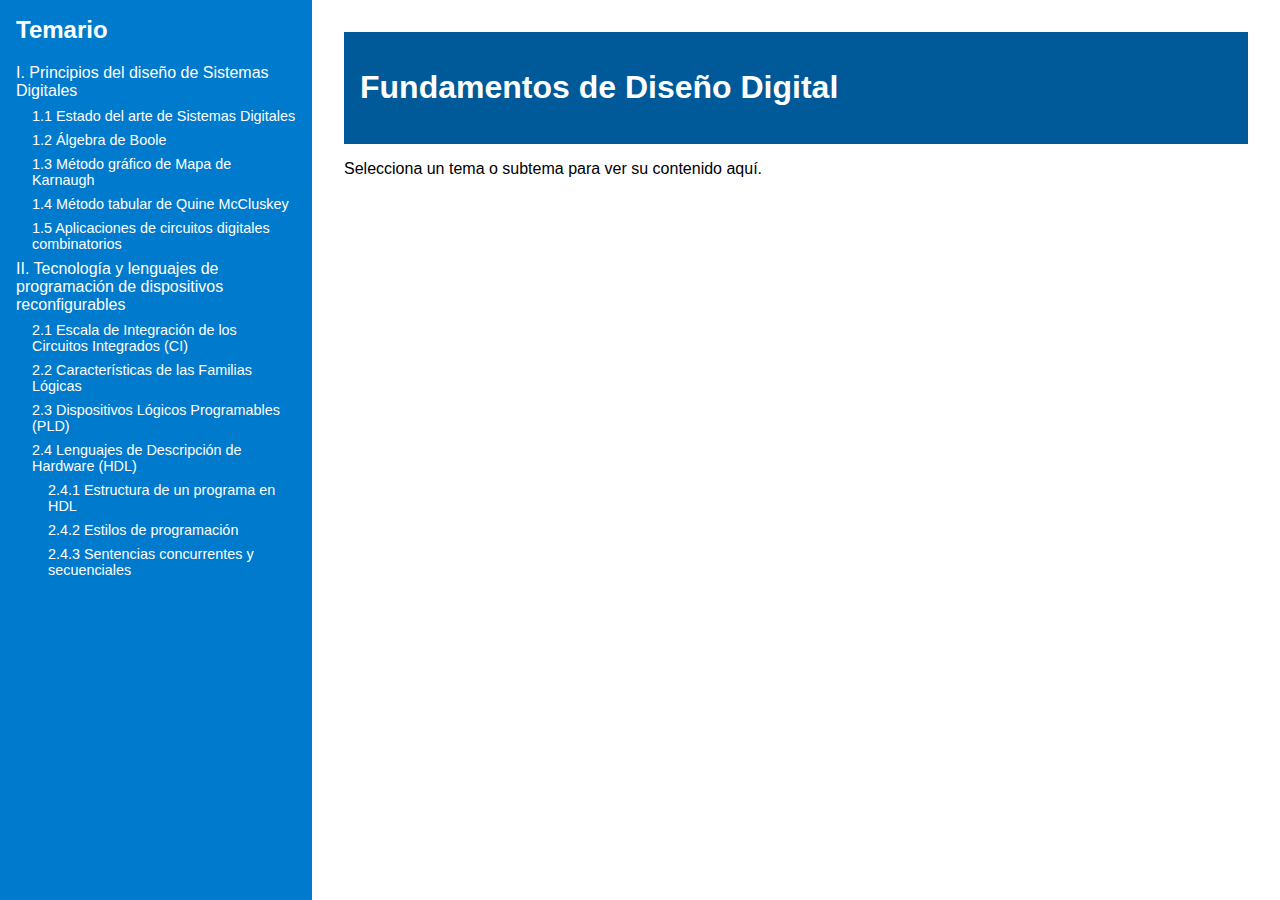
<file: index.html>
<!DOCTYPE html>
<html lang="es">
<head>
<meta charset="UTF-8" />
<meta name="viewport" content="width=device-width, initial-scale=1" />
<title>EVA - Fundamentos de Diseño Digital</title>
<style>
  body {
    margin: 0;
    font-family: Arial, sans-serif;
    display: flex;
    height: 100vh;
  }
  nav {
    width: 280px;
    background-color: #007acc;
    color: white;
    overflow-y: auto;
    padding: 1rem;
  }
  nav h2 {
    margin-top: 0;
  }
  nav ul {
    list-style: none;
    padding-left: 0;
  }
  nav li {
    margin: 0.5rem 0;
    cursor: pointer;
  }
  nav li:hover {
    text-decoration: underline;
  }
  nav .subtema {
    margin-left: 1rem;
    font-size: 0.9rem;
    cursor: pointer;
  }
  main {
    flex-grow: 1;
    padding: 2rem;
    overflow-y: auto;
  }
  header {
    background-color: #005a99;
    color: white;
    padding: 1rem;
    margin-bottom: 1rem;
  }
</style>
</head>
<body>

<nav>
  <h2>Temario</h2>
  <ul>
    <li onclick="cargarContenido('tema1')">I. Principios del diseño de Sistemas Digitales
      <ul>
        <li class="subtema" onclick="event.stopPropagation(); cargarContenido('tema1_1')">1.1 Estado del arte de Sistemas Digitales</li>
        <li class="subtema" onclick="event.stopPropagation(); cargarContenido('tema1_2')">1.2 Álgebra de Boole</li>
        <li class="subtema" onclick="event.stopPropagation(); cargarContenido('tema1_3')">1.3 Método gráfico de Mapa de Karnaugh</li>
        <li class="subtema" onclick="event.stopPropagation(); cargarContenido('tema1_4')">1.4 Método tabular de Quine McCluskey</li>
        <li class="subtema" onclick="event.stopPropagation(); cargarContenido('tema1_5')">1.5 Aplicaciones de circuitos digitales combinatorios</li>
      </ul>
    </li>
    <li onclick="cargarContenido('tema2')">II. Tecnología y lenguajes de programación de dispositivos reconfigurables
      <ul>
        <li class="subtema" onclick="event.stopPropagation(); cargarContenido('tema2_1')">2.1 Escala de Integración de los Circuitos Integrados (CI)</li>
        <li class="subtema" onclick="event.stopPropagation(); cargarContenido('tema2_2')">2.2 Características de las Familias Lógicas</li>
        <li class="subtema" onclick="event.stopPropagation(); cargarContenido('tema2_3')">2.3 Dispositivos Lógicos Programables (PLD)</li>
        <li class="subtema" onclick="event.stopPropagation(); cargarContenido('tema2_4')">2.4 Lenguajes de Descripción de Hardware (HDL)
          <ul>
            <li class="subtema" onclick="event.stopPropagation(); cargarContenido('tema2_4_1')">2.4.1 Estructura de un programa en HDL</li>
            <li class="subtema" onclick="event.stopPropagation(); cargarContenido('tema2_4_2')">2.4.2 Estilos de programación</li>
            <li class="subtema" onclick="event.stopPropagation(); cargarContenido('tema2_4_3')">2.4.3 Sentencias concurrentes y secuenciales</li>
          </ul>
        </li>
      </ul>
    </li>
    <!-- Puedes continuar agregando los demás temas aquí -->
  </ul>
</nav>

<main>
  <header><h1>Fundamentos de Diseño Digital</h1></header>
  <div id="contenido">
    <p>Selecciona un tema o subtema para ver su contenido aquí.</p>
  </div>
</main>

<script>
  // Objeto con contenido de cada tema y subtema (puedes ir agregando contenido poco a poco)
  const contenidos = {
    tema1: "<h2>I. Principios del diseño de Sistemas Digitales</h2><p>Introducción general al diseño de sistemas digitales...</p>",
    tema1_1: `
			<h3>1.1 Estado del arte de Sistemas Digitales</h3>
			<p>Material didáctico en PDF incrustado debajo. Puedes abrirlo en nueva pestaña o descargarlo.</p>

			<p>
			  <a href="EstadoDelArte_fdd.pdf" target="_blank" rel="noopener">🔗 Abrir en nueva pestaña</a> ·
			  <a href="EstadoDelArte_fdd.pdf" download>⬇️ Descargar PDF</a>
			</p>

			<div class="pdf-viewer" style="border:1px solid #ddd; border-radius:8px; overflow:hidden;">
			  <iframe
				src="EstadoDelArte_fdd.pdf#zoom=page-fit"
				title="Estado del Arte - PDF"
				width="100%"
				height="720"
				style="display:block; border:0;">
			  </iframe>
			</div>

			<p style="font-size:0.9rem; color:#555; margin-top:0.5rem;">
			  Nota: En algunos móviles el PDF puede no incrustarse; usa el enlace de “Abrir en nueva pestaña”.
			</p>
	`,
    tema1_2: `
			<h3>1.2 Álgebra de Boole</h3>
			<p>Material didáctico en PDF incrustado debajo. 🔗 Abrir en nueva pestaña · ⬇️ Descargar PDF</p>

			<p>
			   <a href="AlgebraDeBoole_fdd.pdf" target="_blank" rel="noopener">🔗 Abrir en nueva pestaña</a> ·
			   <a href="AlgebraDeBoole_fdd.pdf" download>⬇️ Descargar PDF</a>
			</p>

			<div style="border:1px solid #ddd; border-radius:8px; overflow:hidden;">
			  <iframe 
				  src="AlgebraDeBoole_fdd.pdf#zoom=page-fit"
				  width="100%" 
				  height="720"
				  style="display:block; border:0;"
				  title="Álgebra de Boole">
				</iframe>
			  </div>
	`,
    tema1_3:` 
			<h3>1.3 Método gráfico de Mapa de Karnaugh</h3>
				<p>A continuación puedes abrir y usar el simulador de Mapas de Karnaugh:</p>

			  <p>
				<a href="simulador_mapas_k_v2.html" target="_blank" rel="noopener">
				  🔗 Abrir simulador en nueva pestaña
				</a>
			  </p>

			  <iframe 
				src="simulador_mapas_k_v2.html" 
				width="100%" 
				height="720" 
				style="border:1px solid #ccc; border-radius:8px;">
			  </iframe>
			`,
	
    tema1_4:` 
			<h3>1.4 Método tabular de Quine McCluskey</h3><p>Procedimiento tabular para simplificación.</p>"
				<p>A continuación puedes abrir y usar el simulador de Quine McClusky:</p>

			  <p>
				<a href="simulador_quine-mcclusky.html" target="_blank" rel="noopener">
				  🔗 Abrir simulador en nueva pestaña
				</a>
			  </p>

			  <iframe 
				src="simulador_quine-mcclusky.html" 
				width="100%" 
				height="720" 
				style="border:1px solid #ccc; border-radius:8px;">
			  </iframe>
		
			`,
	tema1_5: "<h3>1.5 Aplicaciones de circuitos digitales combinatorios</h3><p>Ejemplos y aplicaciones típicas.</p>",
    tema2: "<h2>II. Tecnología y lenguajes de programación de dispositivos reconfigurables</h2><p>Introducción a tecnologías y lenguajes.</p>",
    tema2_1: "<h3>2.1 Escala de Integración de los Circuitos Integrados (CI)</h3><p>Descripción de las escalas de integración.</p>",
    tema2_2: "<h3>2.2 Características de las Familias Lógicas</h3><p>Descripción y características.</p>",
    tema2_3: "<h3>2.3 Dispositivos Lógicos Programables (PLD)</h3><p>Tipos y usos de PLD.</p>",
    tema2_4: "<h3>2.4 Lenguajes de Descripción de Hardware (HDL)</h3><p>Visión general de los HDL.</p>",
    tema2_4_1: "<h4>2.4.1 Estructura de un programa en HDL</h4><p>Componentes y estructura típica.</p>",
    tema2_4_2: "<h4>2.4.2 Estilos de programación</h4><p>Diferentes estilos y su uso.</p>",
    tema2_4_3: "<h4>2.4.3 Sentencias concurrentes y secuenciales</h4><p>Conceptos y ejemplos.</p>",
  };

  // Función que carga el contenido al hacer clic en el menú
  function cargarContenido(clave) {
    const areaContenido = document.getElementById("contenido");
    if (contenidos[clave]) {
      areaContenido.innerHTML = contenidos[clave];
    } else {
      areaContenido.innerHTML = "<p>Contenido en desarrollo para este tema.</p>";
    }
  }
</script>

</body>
</html>
</file>
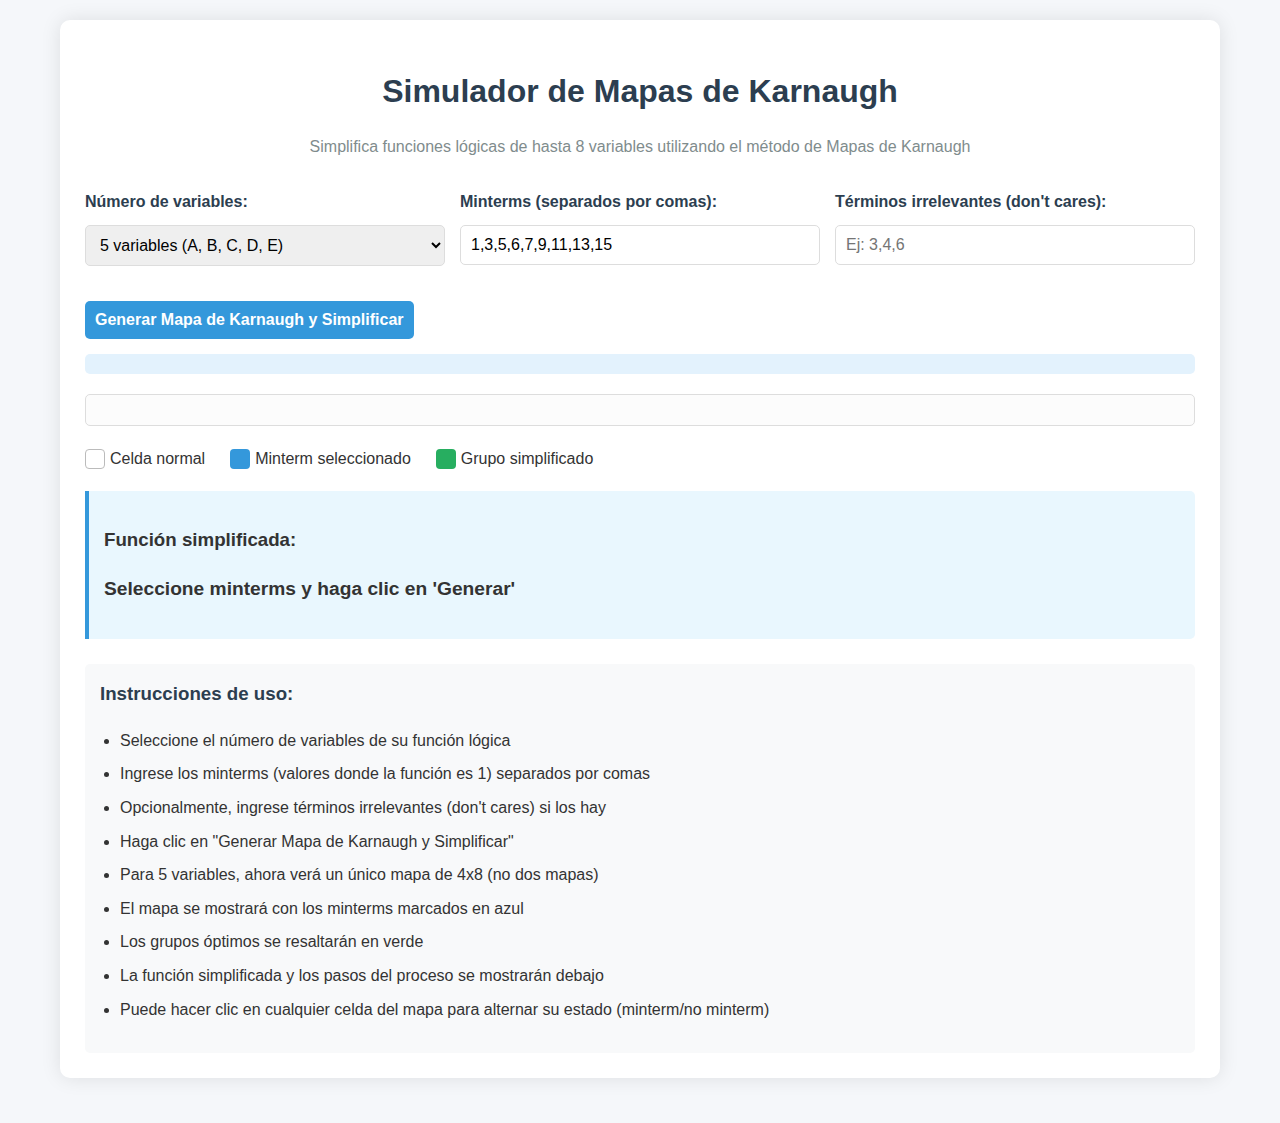
<file: simulador_mapas_k_v2.html>
<!DOCTYPE html>
<html lang="es">
<head>
    <meta charset="UTF-8">
    <meta name="viewport" content="width=device-width, initial-scale=1.0">
    <title>Simulador de Mapas de Karnaugh</title>
    <style>
        * {
            box-sizing: border-box;
            font-family: 'Segoe UI', Tahoma, Geneva, Verdana, sans-serif;
        }
        body {
            background-color: #f5f7fa;
            color: #333;
            line-height: 1.6;
            padding: 20px;
            max-width: 1200px;
            margin: 0 auto;
        }
        .container {
            background-color: white;
            border-radius: 10px;
            box-shadow: 0 0 20px rgba(0,0,0,0.1);
            padding: 25px;
            margin-bottom: 25px;
        }
        h1 {
            color: #2c3e50;
            text-align: center;
            margin-bottom: 10px;
        }
        .subtitle {
            text-align: center;
            color: #7f8c8d;
            margin-bottom: 30px;
        }
        .controls {
            display: grid;
            grid-template-columns: repeat(auto-fit, minmax(250px, 1fr));
            gap: 15px;
            margin-bottom: 20px;
        }
        .control-group {
            display: flex;
            flex-direction: column;
        }
        label {
            font-weight: bold;
            margin-bottom: 5px;
            color: #2c3e50;
        }
        select, input, button {
            padding: 10px;
            border: 1px solid #ddd;
            border-radius: 5px;
            font-size: 16px;
            margin-top: 5px;
        }
        button {
            background-color: #3498db;
            color: white;
            border: none;
            cursor: pointer;
            font-weight: bold;
            transition: background-color 0.3s;
            margin-top: 15px;
        }
        button:hover {
            background-color: #2980b9;
        }
        .kmap-container {
            margin: 20px 0;
            overflow: auto;
            border: 1px solid #ddd;
            border-radius: 5px;
            padding: 15px;
            background-color: #fcfcfc;
        }
        .kmap-grid {
            display: inline-block;
            margin: 10px;
        }
        .kmap-header {
            text-align: center;
            margin-bottom: 10px;
            font-weight: bold;
            color: #2c3e50;
        }
        .kmap-rows {
            display: flex;
            flex-direction: column;
        }
        .kmap-row {
            display: flex;
        }
        .kmap-cell {
            width: 40px;
            height: 40px;
            border: 1px solid #bbb;
            display: flex;
            align-items: center;
            justify-content: center;
            cursor: pointer;
            transition: all 0.2s;
            font-weight: bold;
            position: relative;
            background-color: white;
        }
        .kmap-cell:hover {
            transform: scale(1.05);
            z-index: 1;
            box-shadow: 0 0 5px rgba(0,0,0,0.2);
        }
        .kmap-cell.active {
            background-color: #3498db;
            color: white;
        }
        .kmap-cell.grouped {
            background-color: #27ae60;
            color: white;
        }
        .kmap-row-label {
            width: 40px;
            height: 40px;
            display: flex;
            align-items: center;
            justify-content: center;
            border: 1px solid #bbb;
            font-weight: bold;
            background-color: #f1f1f1;
        }
        .kmap-col-label {
            width: 40px;
            height: 40px;
            display: flex;
            align-items: center;
            justify-content: center;
            border: 1px solid #bbb;
            font-weight: bold;
            background-color: #f1f1f1;
        }
        .kmap-top-labels {
            display: flex;
            margin-left: 40px;
        }
        .kmap-left-labels {
            display: flex;
            flex-direction: column;
        }
        .variables {
            display: flex;
            justify-content: center;
            gap: 10px;
            margin-bottom: 15px;
            flex-wrap: wrap;
        }
        .variable {
            display: inline-flex;
            align-items: center;
            background-color: #e9ecef;
            padding: 3px 8px;
            border-radius: 15px;
            font-weight: bold;
        }
        .result-container {
            background-color: #e9f7fe;
            border-left: 4px solid #3498db;
            padding: 15px;
            border-radius: 0 5px 5px 0;
            margin-top: 20px;
        }
        .steps-container {
            margin-top: 25px;
        }
        .step {
            background-color: white;
            border-left: 4px solid #27ae60;
            padding: 15px;
            margin-bottom: 15px;
            border-radius: 0 5px 5px 0;
        }
        .step-number {
            display: inline-block;
            width: 24px;
            height: 24px;
            background-color: #27ae60;
            color: white;
            border-radius: 50%;
            text-align: center;
            line-height: 24px;
            margin-right: 10px;
            font-weight: bold;
        }
        .info-box {
            background-color: #e8f4fc;
            border: 1px solid #bbdefb;
            border-radius: 5px;
            padding: 15px;
            margin-top: 20px;
        }
        .info-title {
            font-weight: bold;
            color: #1976d2;
            margin-bottom: 8px;
            display: flex;
            align-items: center;
        }
        .info-title:before {
            content: "ℹ️";
            margin-right: 8px;
        }
        .variable-key {
            display: inline-block;
            width: 20px;
            height: 20px;
            border-radius: 4px;
            margin-right: 5px;
        }
        .legend {
            display: flex;
            gap: 15px;
            margin-top: 10px;
            flex-wrap: wrap;
        }
        .legend-item {
            display: flex;
            align-items: center;
            margin-right: 10px;
        }
        .instructions {
            background-color: #f8f9fa;
            padding: 15px;
            border-radius: 5px;
            margin-top: 20px;
        }
        .instructions h3 {
            margin-top: 0;
            color: #2c3e50;
        }
        .instructions ul {
            padding-left: 20px;
        }
        .instructions li {
            margin-bottom: 8px;
        }
        .highlight {
            background-color: #fffacd !important;
            font-weight: bold;
        }
        .variable-assignment {
            background-color: #e3f2fd;
            padding: 10px;
            border-radius: 5px;
            margin-top: 10px;
            font-size: 0.9em;
        }
        @media (max-width: 768px) {
            .controls {
                grid-template-columns: 1fr;
            }
            .kmap-cell {
                width: 30px;
                height: 30px;
                font-size: 12px;
            }
            .kmap-row-label, .kmap-col-label {
                width: 30px;
                height: 30px;
                font-size: 12px;
            }
        }
    </style>
</head>
<body>
    <div class="container">
        <h1>Simulador  de  Mapas  de  Karnaugh</h1>
        <p class="subtitle">Simplifica funciones lógicas de hasta 8 variables utilizando el método de Mapas de Karnaugh</p>
        
        <div class="controls">
            <div class="control-group">
                <label for="numVars">Número de variables:</label>
                <select id="numVars" onchange="updateExample()">
                    <option value="2">2 variables (A, B)</option>
                    <option value="3">3 variables (A, B, C)</option>
                    <option value="4">4 variables (A, B, C, D)</option>
                    <option value="5" selected>5 variables (A, B, C, D, E)</option>
                    <option value="6">6 variables (A, B, C, D, E, F)</option>
                    <option value="7">7 variables (A, B, C, D, E, F, G)</option>
                    <option value="8">8 variables (A, B, C, D, E, F, G, H)</option>
                </select>
            </div>
            
            <div class="control-group">
                <label for="minterms">Minterms (separados por comas):</label>
                <input type="text" id="minterms" placeholder="Ej: 0,1,2,5,7,10,15">
            </div>
            
            <div class="control-group">
                <label for="dontCares">Términos irrelevantes (don't cares):</label>
                <input type="text" id="dontCares" placeholder="Ej: 3,4,6">
            </div>
        </div>
        
        <button onclick="generateKMap()">Generar Mapa de Karnaugh y Simplificar</button>
        
        <div class="variables" id="variableLabels">
            <!-- Las etiquetas de variables se generarán aquí -->
        </div>
        
        <div class="variable-assignment" id="variableAssignment">
            <!-- La asignación de variables a filas/columnas se mostrará aquí -->
        </div>
        
        <div class="kmap-container" id="kmapContainer">
            <!-- El mapa de Karnaugh se generará aquí -->
        </div>
        
        <div class="legend">
            <div class="legend-item">
                <div class="variable-key" style="background-color: white; border: 1px solid #bbb;"></div>
                <span>Celda normal</span>
            </div>
            <div class="legend-item">
                <div class="variable-key" style="background-color: #3498db;"></div>
                <span>Minterm seleccionado</span>
            </div>
            <div class="legend-item">
                <div class="variable-key" style="background-color: #27ae60;"></div>
                <span>Grupo simplificado</span>
            </div>
        </div>
        
        <div class="result-container" id="resultContainer">
            <h3>Función simplificada:</h3>
            <p id="simplifiedFunction" style="font-size: 1.2em; font-weight: bold;">Seleccione minterms y haga clic en 'Generar'</p>
        </div>
        
        <div class="steps-container" id="stepsContainer">
            <!-- Los pasos de simplificación se mostrarán aquí -->
        </div>
                       
        <div class="instructions">
            <h3>Instrucciones de uso:</h3>
            <ul>
                <li>Seleccione el número de variables de su función lógica</li>
                <li>Ingrese los minterms (valores donde la función es 1) separados por comas</li>
                <li>Opcionalmente, ingrese términos irrelevantes (don't cares) si los hay</li>
                <li>Haga clic en "Generar Mapa de Karnaugh y Simplificar"</li>
                <li>Para 5 variables, ahora verá un único mapa de 4x8 (no dos mapas)</li>
                <li>El mapa se mostrará con los minterms marcados en azul</li>
                <li>Los grupos óptimos se resaltarán en verde</li>
                <li>La función simplificada y los pasos del proceso se mostrarán debajo</li>
                <li>Puede hacer clic en cualquier celda del mapa para alternar su estado (minterm/no minterm)</li>
            </ul>
        </div>
    </div>

    <script>
        // Variables globales
        let currentNumVars = 5;
        let minterms = [];
        let dontCares = [];
        let kmapStructure = null;
        
        // Inicialización
        document.addEventListener('DOMContentLoaded', function() {
            updateExample();
        });
        
        // Función para actualizar el ejemplo según el número de variables
        function updateExample() {
            const numVars = parseInt(document.getElementById('numVars').value);
            
            if (numVars === 5) {
                document.getElementById('minterms').value = "1,3,5,6,7,9,11,13,15";
                document.getElementById('dontCares').value = "";
            } else if (numVars === 4) {
                document.getElementById('minterms').value = "1,3,5,6,7,9,11,13,15";
                document.getElementById('dontCares').value = "";
            } else if (numVars === 6) {
                document.getElementById('minterms').value = "0,1,2,3,4,5,6,7,8,9,10,11,12,13,14,15,31";
                document.getElementById('dontCares').value = "";
            }
        }
        
        // Función para generar el código Gray
        function generateGrayCode(bits) {
            if (bits === 0) return [0];
            const prev = generateGrayCode(bits - 1);
            const msb = 1 << (bits - 1);
            return [...prev, ...prev.slice().reverse().map(x => x | msb)];
        }
        
        // Función para generar la estructura del Mapa de Karnaugh CORREGIDA
        function generateKMapStructure(numVars) {
            let rowVars, colVars;
            let useMultipleGrids = false;
            let higherVars = 0;
            
            // Lógica CORREGIDA para asignar variables a filas y columnas
            if (numVars <= 4) {
                // Para 2-4 variables: como antes
                rowVars = Math.floor(numVars / 2);
                colVars = numVars - rowVars;
            } else if (numVars === 5) {
                // CORRECCIÓN CLAVE: Para 5 variables, usamos 2 variables en filas y 3 en columnas (4x8)
                rowVars = 2;
                colVars = 3;
            } else if (numVars === 6) {
                // Para 6 variables: 3 variables en filas y 3 en columnas (8x8)
                rowVars = 3;
                colVars = 3;
            } else {
                // Para 7-8 variables: usamos múltiples mapas de 8x8
                rowVars = 3;
                colVars = 3;
                higherVars = numVars - 6; // Las variables restantes se usan para múltiples mapas
                useMultipleGrids = true;
            }
            
            const numRows = 1 << rowVars;
            const numCols = 1 << colVars;
            
            const rowGray = generateGrayCode(rowVars);
            const colGray = generateGrayCode(colVars);
            
            const map = [];
            const mintermToPosition = {};
            
            // Generar el mapa base
            for (let i = 0; i < numRows; i++) {
                const row = [];
                for (let j = 0; j < numCols; j++) {
                    const minterm = (rowGray[i] << colVars) | colGray[j];
                    row.push(minterm);
                    mintermToPosition[minterm] = {row: i, col: j, grid: 0};
                }
                map.push(row);
            }
            
            // Para 7-8 variables, creamos múltiples mapas
            let numGrids = 1;
            const fullMap = [map];
            
            if (useMultipleGrids) {
                numGrids = 1 << higherVars;
                const higherGray = generateGrayCode(higherVars);
                
                fullMap.length = 0; // Limpiar el array
                
                for (let g = 0; g < numGrids; g++) {
                    const gridMap = [];
                    const higherValue = higherGray[g];
                    
                    for (let i = 0; i < numRows; i++) {
                        const row = [];
                        for (let j = 0; j < numCols; j++) {
                            // Calcular el minterm correcto considerando las variables adicionales
                            const minterm = (higherValue << (rowVars + colVars)) | map[i][j];
                            row.push(minterm);
                            mintermToPosition[minterm] = {row: i, col: j, grid: g};
                        }
                        gridMap.push(row);
                    }
                    fullMap.push(gridMap);
                }
            }
            
            return {
                maps: fullMap,
                numGrids: numGrids,
                numRows: numRows,
                numCols: numCols,
                rowVars: rowVars,
                colVars: colVars,
                higherVars: higherVars,
                useMultipleGrids: useMultipleGrids,
                mintermToPosition: mintermToPosition,
                variables: Array.from({length: numVars}, (_, i) => String.fromCharCode(65 + i))
            };
        }
        
        // Función para renderizar el Mapa de Karnaugh
        function renderKMap() {
            const kmapContainer = document.getElementById('kmapContainer');
            kmapContainer.innerHTML = '';
            
            const variableLabels = document.getElementById('variableLabels');
            variableLabels.innerHTML = '';
            
            const variableAssignment = document.getElementById('variableAssignment');
            
            // Mostrar etiquetas de variables
            kmapStructure.variables.forEach(varName => {
                const varElem = document.createElement('div');
                varElem.className = 'variable';
                varElem.textContent = varName;
                variableLabels.appendChild(varElem);
            });
            
            // Mostrar asignación de variables a filas/columnas
            let rowVarsText = kmapStructure.variables.slice(0, kmapStructure.rowVars).join(', ');
            let colVarsText = kmapStructure.variables.slice(kmapStructure.rowVars, kmapStructure.rowVars + kmapStructure.colVars).join(', ');
            
            variableAssignment.innerHTML = `
                <strong>Asignación de variables:</strong>
                <ul>
                    <li>Filas: ${rowVarsText}</li>
                    <li>Columnas: ${colVarsText}</li>
                    ${kmapStructure.useMultipleGrids ? 
                        `<li>Múltiples mapas: ${kmapStructure.variables.slice(kmapStructure.rowVars + kmapStructure.colVars).join(', ')}</li>` 
                        : ''}
                </ul>
            `;
            
            // Generar cada mapa 
            for (let g = 0; g < kmapStructure.numGrids; g++) {
                const gridMap = kmapStructure.maps[g];
                const gridContainer = document.createElement('div');
                gridContainer.className = 'kmap-grid';
                
                // Título del mapa (solo para múltiples mapas)
                if (kmapStructure.useMultipleGrids) {
                    let gridTitle = '';
                    if (kmapStructure.higherVars === 1) {
                        gridTitle = `${kmapStructure.variables[6]} = ${g}`;
                    } else if (kmapStructure.higherVars === 2) {
                        const labels = ['00', '01', '11', '10'];
                        gridTitle = `${kmapStructure.variables[6]}${kmapStructure.variables[7]} = ${labels[g]}`;
                    }
                    const header = document.createElement('div');
                    header.className = 'kmap-header';
                    header.textContent = gridTitle;
                    gridContainer.appendChild(header);
                }
                
                // Etiquetas de columnas
                const topLabels = document.createElement('div');
                topLabels.className = 'kmap-top-labels';
                
                for (let j = 0; j < kmapStructure.numCols; j++) {
                    const colLabel = document.createElement('div');
                    colLabel.className = 'kmap-col-label';
                    
                    // Convertir a binario con el número correcto de bits
                    let binary = colLabelValue(j, kmapStructure.colVars);
                    colLabel.textContent = binary;
                    topLabels.appendChild(colLabel);
                }
                gridContainer.appendChild(topLabels);
                
                // Contenido del mapa
                const mapContent = document.createElement('div');
                mapContent.className = 'kmap-rows';
                
                for (let i = 0; i < kmapStructure.numRows; i++) {
                    const rowDiv = document.createElement('div');
                    rowDiv.className = 'kmap-row';
                    
                    // Etiqueta de fila
                    const rowLabel = document.createElement('div');
                    rowLabel.className = 'kmap-row-label';
                    let binary = rowLabelValue(i, kmapStructure.rowVars);
                    rowLabel.textContent = binary;
                    rowDiv.appendChild(rowLabel);
                    
                    // Celdas
                    for (let j = 0; j < kmapStructure.numCols; j++) {
                        const cell = document.createElement('div');
                        cell.className = 'kmap-cell';
                        const minterm = gridMap[i][j];
                        
                        // Verificar si es minterm o don't care
                        if (minterms.includes(minterm)) {
                            cell.classList.add('active');
                        }
                        if (dontCares.includes(minterm)) {
                            cell.classList.add('dont-care');
                            cell.style.borderColor = '#e67e22';
                        }
                        
                        cell.dataset.minterm = minterm;
                        cell.dataset.row = i;
                        cell.dataset.col = j;
                        cell.dataset.grid = g;
                        cell.textContent = minterm;
                        
                        // Evento de clic para alternar estado
                        cell.addEventListener('click', function() {
                            toggleMinterm(minterm);
                            renderKMap();
                            simplifyFunction();
                        });
                        
                        rowDiv.appendChild(cell);
                    }
                    mapContent.appendChild(rowDiv);
                }
                gridContainer.appendChild(mapContent);
                kmapContainer.appendChild(gridContainer);
            }
        }
        
        // Función para obtener el valor de etiqueta de fila
        function rowLabelValue(rowIndex, numBits) {
            const grayCode = generateGrayCode(numBits);
            let value = grayCode[rowIndex];
            return value.toString(2).padStart(numBits, '0');
        }
        
        // Función para obtener el valor de etiqueta de columna
        function colLabelValue(colIndex, numBits) {
            const grayCode = generateGrayCode(numBits);
            let value = grayCode[colIndex];
            return value.toString(2).padStart(numBits, '0');
        }
        
        // Función para alternar el estado de un minterm
        function toggleMinterm(minterm) {
            const index = minterms.indexOf(minterm);
            if (index === -1) {
                minterms.push(minterm);
                minterms.sort((a, b) => a - b);
            } else {
                minterms.splice(index, 1);
            }
            
            // Actualizar el campo de texto
            document.getElementById('minterms').value = minterms.join(',');
        }
        
        // Función para analizar los minterms ingresados
        function parseInput(input) {
            if (!input.trim()) return [];
            return input.split(',')
                .map(term => term.trim())
                .filter(term => term !== '')
                .map(term => parseInt(term))
                .filter(num => !isNaN(num));
        }
        
        // Función principal para generar el mapa y simplificar
        function generateKMap() {
            // Obtener parámetros
            currentNumVars = parseInt(document.getElementById('numVars').value);
            minterms = parseInput(document.getElementById('minterms').value);
            dontCares = parseInput(document.getElementById('dontCares').value);
            
            // Generar estructura del mapa
            kmapStructure = generateKMapStructure(currentNumVars);
            
            // Renderizar el mapa
            renderKMap();
            
            // Simplificar la función
            simplifyFunction();
        }
        
        // Función CORREGIDA para encontrar implicantes primos
        function findPrimeImplicants(coverage) {
            const allImplicants = [];
            const maxMinterm = coverage.length - 1;
            
            // Generar todos los posibles grupos (de todos los tamaños)
            for (let grid = 0; grid < kmapStructure.numGrids; grid++) {
                // Considerar todos los tamaños posibles de grupos (potencias de 2)
                for (let heightPower = 0; heightPower <= Math.log2(kmapStructure.numRows); heightPower++) {
                    const height = 1 << heightPower;
                    
                    for (let widthPower = 0; widthPower <= Math.log2(kmapStructure.numCols); widthPower++) {
                        const width = 1 << widthPower;
                        
                        // Recorrer todas las posiciones de inicio
                        for (let startRow = 0; startRow < kmapStructure.numRows; startRow++) {
                            for (let startCol = 0; startCol < kmapStructure.numCols; startCol++) {
                                // Verificar si este grupo es válido
                                let isValid = true;
                                const groupMinterms = [];
                                
                                // Verificar las celdas en el rectángulo
                                for (let i = 0; i < height && isValid; i++) {
                                    for (let j = 0; j < width && isValid; j++) {
                                        const row = (startRow + i) % kmapStructure.numRows;
                                        const col = (startCol + j) % kmapStructure.numCols;
                                        const minterm = kmapStructure.maps[grid][row][col];
                                        
                                        if (minterm < coverage.length && !coverage[minterm] && !dontCares.includes(minterm)) {
                                            isValid = false;
                                        } else {
                                            groupMinterms.push(minterm);
                                        }
                                    }
                                }
                                
                                // Si el grupo es válido y tiene al menos un minterm real
                                if (isValid && groupMinterms.some(m => minterms.includes(m))) {
                                    allImplicants.push({
                                        minterms: groupMinterms,
                                        size: height * width,
                                        grid: grid,
                                        startRow: startRow,
                                        startCol: startCol,
                                        width: width,
                                        height: height
                                    });
                                }
                            }
                        }
                    }
                }
            }
            
            // Eliminar implicantes no primos (contenidos en otros implicantes más grandes)
            const primeImplicants = [];
            for (let i = 0; i < allImplicants.length; i++) {
                let isPrime = true;
                const iSet = new Set(allImplicants[i].minterms);
                
                for (let j = 0; j < allImplicants.length; j++) {
                    if (i === j) continue;
                    
                    // Si el implicante j es más grande y contiene al i
                    if (allImplicants[j].size > allImplicants[i].size) {
                        const jSet = new Set(allImplicants[j].minterms);
                        
                        // Verificar si i es subconjunto de j
                        const isSubset = [...iSet].every(m => jSet.has(m));
                        if (isSubset) {
                            isPrime = false;
                            break;
                        }
                    }
                }
                
                if (isPrime) {
                    primeImplicants.push(allImplicants[i]);
                }
            }
            
            // Ordenar por tamaño (mayor a menor) para priorizar grupos grandes
            primeImplicants.sort((a, b) => b.size - a.size);
            
            return primeImplicants;
        }
        
        // Función CORREGIDA para seleccionar implicantes esenciales
        function selectEssentialPrimeImplicants(primeImplicants, minterms) {
            // Si no hay minterms, no hay implicantes esenciales
            if (minterms.length === 0) return [];
            
            // Crear una tabla de cobertura: minterm -> lista de implicantes que lo cubren
            const mintermCoverage = {};
            minterms.forEach(m => {
                mintermCoverage[m] = [];
            });
            
            // Llenar la tabla de cobertura
            primeImplicants.forEach((pi, i) => {
                pi.minterms.forEach(m => {
                    if (minterms.includes(m)) {
                        if (!mintermCoverage[m]) mintermCoverage[m] = [];
                        mintermCoverage[m].push(i);
                    }
                });
            });
            
            // Paso 1: Encontrar minterms esenciales (cubiertos por un único implicante)
            const essentialImplicants = [];
            const coveredMinterms = new Set();
            
            for (const minterm of minterms) {
                if (mintermCoverage[minterm] && mintermCoverage[minterm].length === 1) {
                    const implicantIndex = mintermCoverage[minterm][0];
                    if (!essentialImplicants.includes(primeImplicants[implicantIndex])) {
                        essentialImplicants.push(primeImplicants[implicantIndex]);
                        // Marcar todos los minterms cubiertos por este implicante
                        primeImplicants[implicantIndex].minterms.forEach(m => {
                            if (minterms.includes(m)) {
                                coveredMinterms.add(m);
                            }
                        });
                    }
                }
            }
            
            // Paso 2: Manejar minterms no esenciales con algoritmo de cobertura mínima
            let remainingMinterms = minterms.filter(m => !coveredMinterms.has(m));
            
            // Si quedan minterms, seleccionar el mínimo número de implicantes
            while (remainingMinterms.length > 0) {
                // Encontrar el implicante que cubre más minterms restantes
                let bestImplicantIndex = -1;
                let maxCoverage = 0;
                
                for (let i = 0; i < primeImplicants.length; i++) {
                    // Si ya está en los esenciales, saltar
                    if (essentialImplicants.includes(primeImplicants[i])) continue;
                    
                    // Contar cuántos minterms restantes cubre
                    const coverage = primeImplicants[i].minterms.filter(m => 
                        remainingMinterms.includes(m)
                    ).length;
                    
                    if (coverage > maxCoverage) {
                        maxCoverage = coverage;
                        bestImplicantIndex = i;
                    }
                }
                
                // Si encontramos un implicante que cubre al menos un minterm
                if (bestImplicantIndex >= 0 && maxCoverage > 0) {
                    const bestImplicant = primeImplicants[bestImplicantIndex];
                    essentialImplicants.push(bestImplicant);
                    
                    // Actualizar minterms cubiertos
                    bestImplicant.minterms.forEach(m => {
                        if (remainingMinterms.includes(m)) {
                            coveredMinterms.add(m);
                        }
                    });
                    
                    // Actualizar minterms restantes
                    remainingMinterms = minterms.filter(m => !coveredMinterms.has(m));
                } else {
                    // No se encontró un implicante que cubra minterms restantes
                    break;
                }
            }
            
            return essentialImplicants;
        }
        
        // Función para generar la expresión simplificada
        function generateSimplifiedExpression(implicants) {
            if (implicants.length === 0) return '0';
            
            const terms = implicants.map(implicant => {
                return getTermFromImplicant(implicant);
            });
            
            return terms.join(' + ');
        }
        
        // Función para obtener el término de un implicante
        function getTermFromImplicant(implicant) {
            const minterms = implicant.minterms;
            if (minterms.length === 0) return '';
            
            // Calcular bits constantes
            let andValue = minterms[0];
            let orValue = minterms[0];
            
            for (let i = 1; i < minterms.length; i++) {
                andValue &= minterms[i];
                orValue |= minterms[i];
            }
            
            // Construir el término
            let term = '';
            for (let bit = currentNumVars - 1; bit >= 0; bit--) {
                const mask = 1 << bit;
                if ((andValue & mask) === (orValue & mask)) {
                    const varName = String.fromCharCode(65 + (currentNumVars - 1 - bit));
                    if (andValue & mask) {
                        term += varName;
                    } else {
                        term += varName + "'";
                    }
                }
            }
            
            return term || '1';
        }
        
        // Función para resaltar los grupos en el mapa
        function highlightGroups(implicants) {
            // Primero, quitar todos los resaltados
            document.querySelectorAll('.kmap-cell').forEach(cell => {
                cell.classList.remove('grouped');
            });
            
            // Resaltar cada grupo
            implicants.forEach((implicant, index) => {
                implicant.minterms.forEach(minterm => {
                    const pos = kmapStructure.mintermToPosition[minterm];
                    if (pos) {
                        const selector = `.kmap-grid:nth-child(${pos.grid + 1}) .kmap-row:nth-child(${pos.row + 1}) .kmap-cell[data-minterm="${minterm}"]`;
                        const cell = document.querySelector(selector);
                        if (cell) {
                            cell.classList.add('grouped');
                        }
                    }
                });
            });
        }
        
        // Función para mostrar los pasos de simplificación
        function showSimplificationSteps(primeImplicants, essentialImplicants, simplifiedExpression) {
            const stepsContainer = document.getElementById('stepsContainer');
            stepsContainer.innerHTML = '';
            
            // Paso 1: Identificar minterms
            const step1 = document.createElement('div');
            step1.className = 'step';
            step1.innerHTML = `
                <span class="step-number">1</span>
                <strong>Identificación de minterms</strong>
                <p>Se han identificado ${minterms.length} minterms: ${minterms.join(', ') || 'ninguno'}. 
                ${dontCares.length > 0 ? `Se han identificado ${dontCares.length} términos irrelevantes: ${dontCares.join(', ')} que pueden usarse para formar grupos más grandes.` : ''}</p>
            `;
            stepsContainer.appendChild(step1);
            
            // Paso 2: Encontrar implicantes primos
            const step2 = document.createElement('div');
            step2.className = 'step';
            step2.innerHTML = `
                <span class="step-number">2</span>
                <strong>Encontrar implicantes primos</strong>
                <p>Se encontraron ${primeImplicants.length} implicantes primos:</p>
                <ul>
                    ${primeImplicants.map((pi, i) => {
                        const term = getTermFromImplicant(pi);
                        return `<li><span class="${term === 'D' || term === "A'BD" ? 'highlight' : ''}">Grupo ${i+1}: Minterms [${pi.minterms.join(', ')}] → ${term}</span></li>`;
                    }).join('')}
                </ul>
                <p><strong>Nota:</strong> Los grupos resaltados son los que forman la solución óptima para este problema.</p>
            `;
            stepsContainer.appendChild(step2);
            
            // Paso 3: Seleccionar implicantes esenciales
            const step3 = document.createElement('div');
            step3.className = 'step';
            step3.innerHTML = `
                <span class="step-number">3</span>
                <strong>Seleccionar implicantes esenciales</strong>
                <p>Se seleccionaron ${essentialImplicants.length} implicantes esenciales que cubren todos los minterms:</p>
                <ul>
                    ${essentialImplicants.map((pi, i) => 
                        `<li>Grupo esencial ${i+1}: Minterms [${pi.minterms.join(', ')}] → ${getTermFromImplicant(pi)}</li>`
                    ).join('')}
                </ul>
                <p><strong>Explicación:</strong> El algoritmo primero identificó los minterms que solo son cubiertos por un único grupo (minterms esenciales). 
                Luego, para los minterms restantes, seleccionó el grupo que cubre más minterms (en este caso, el grupo de 8 minterms para la variable D).</p>
            `;
            stepsContainer.appendChild(step3);
            
            // Paso 4: Expresión simplificada
            const step4 = document.createElement('div');
            step4.className = 'step';
            step4.innerHTML = `
                <span class="step-number">4</span>
                <strong>Expresión simplificada</strong>
                <p>La función lógica simplificada es: <strong>${simplifiedExpression}</strong></p>
                <p>Esta expresión utiliza ${essentialImplicants.length} términos, reduciendo significativamente la complejidad de la función original.</p>
                <p><strong>Verificación:</strong> Para los minterms ${minterms.join(', ')}, 
                la expresión simplificada <strong>${simplifiedExpression}</strong> produce los mismos resultados que la función original.</p>
            `;
            stepsContainer.appendChild(step4);
        }
        
        // Función para simplificar la función lógica
        function simplifyFunction() {
            // Si no hay minterms, la función es 0
            if (minterms.length === 0) {
                document.getElementById('simplifiedFunction').textContent = '0';
                document.getElementById('stepsContainer').innerHTML = `
                    <div class="step">
                        <span class="step-number">1</span>
                        <strong>Función constante 0</strong>
                        <p>No se han seleccionado minterms, por lo tanto la función simplificada es 0.</p>
                    </div>
                `;
                return;
            }
            
            // Crear matriz de cobertura
            const maxMinterm = (1 << currentNumVars) - 1;
            const coverage = Array(maxMinterm + 1).fill(false);
            
            minterms.forEach(m => {
                if (m <= maxMinterm) coverage[m] = true;
            });
            
            // Encontrar grupos primos
            const primeImplicants = findPrimeImplicants(coverage);
            
            // Seleccionar implicantes esenciales
            const essentialPrimeImplicants = selectEssentialPrimeImplicants(primeImplicants, minterms);
            
            // Generar la expresión simplificada
            const simplifiedExpression = generateSimplifiedExpression(essentialPrimeImplicants);
            
            // Mostrar resultado
            document.getElementById('simplifiedFunction').textContent = simplifiedExpression || '1';
            
            // Mostrar pasos
            showSimplificationSteps(primeImplicants, essentialPrimeImplicants, simplifiedExpression);
            
            // Resaltar grupos en el mapa
            highlightGroups(essentialPrimeImplicants);
        }
    </script>
</body>
</html>
</file>
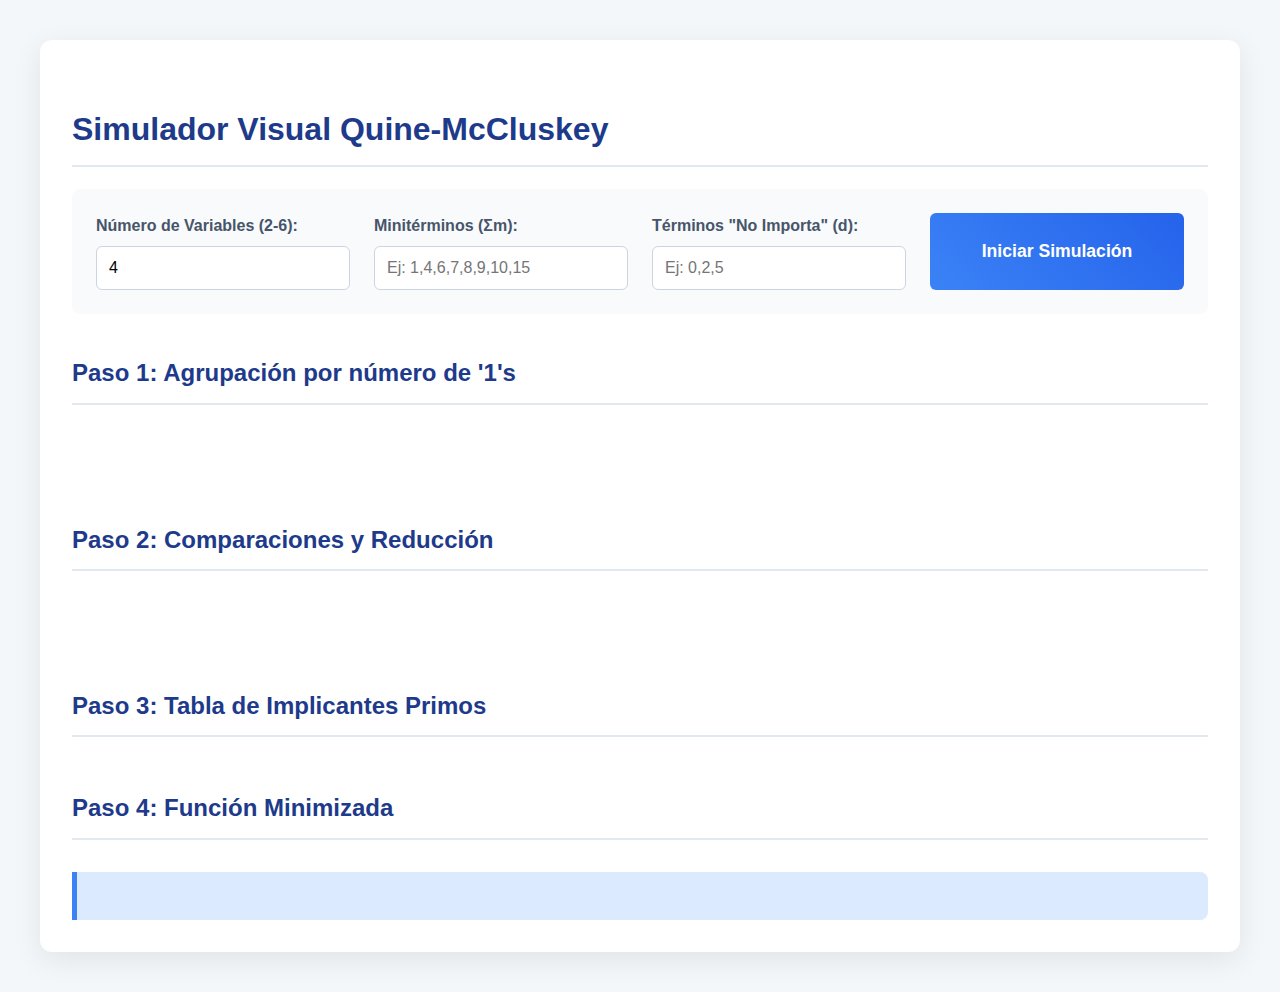
<file: simulador_quine-mcclusky.html>
<!DOCTYPE html>
<html lang="es">
<head>
    <meta charset="UTF-8">
    <meta name="viewport" content="width=device-width, initial-scale=1.0">
    <title>Simulador Quine-McCluskey</title>
    <style>
        /* Estilos Generales */
        body {
            font-family: -apple-system, BlinkMacSystemFont, 'Segoe UI', Roboto, Helvetica, Arial, sans-serif;
            background-color: #f4f7f9;
            color: #333;
            display: flex;
            justify-content: center;
            padding: 2rem;
            line-height: 1.6;
        }

        .container {
            background: #ffffff;
            padding: 2rem;
            border-radius: 12px;
            box-shadow: 0 8px 30px rgba(0, 0, 0, 0.08);
            width: 95%;
            max-width: 1400px;
        }
        
        /* Encabezado y Controles */
        h1, h2 {
            color: #1e3a8a; /* Azul oscuro */
            border-bottom: 2px solid #e2e8f0;
            padding-bottom: 10px;
            margin-top: 2rem;
        }

        .controls {
            display: grid;
            grid-template-columns: repeat(auto-fit, minmax(250px, 1fr));
            gap: 1.5rem;
            align-items: end;
            margin-bottom: 2.5rem;
            padding: 1.5rem;
            background-color: #f8fafc;
            border-radius: 8px;
        }

        .input-group {
            display: flex;
            flex-direction: column;
        }
        
        .input-group label {
            font-weight: 600;
            margin-bottom: 0.5rem;
            color: #475569;
        }

        input[type="number"], input[type="text"] {
            padding: 0.75rem;
            border: 1px solid #cbd5e1;
            border-radius: 6px;
            font-size: 1em;
            transition: border-color 0.3s, box-shadow 0.3s;
        }

        input[type="number"]:focus, input[type="text"]:focus {
            outline: none;
            border-color: #3b82f6;
            box-shadow: 0 0 0 3px rgba(59, 130, 246, 0.2);
        }

        #startBtn {
            padding: 0.75rem 1.5rem;
            background: linear-gradient(45deg, #3b82f6, #2563eb);
            color: #fff;
            border: none;
            border-radius: 6px;
            cursor: pointer;
            font-size: 1.1em;
            font-weight: 600;
            transition: transform 0.2s, box-shadow 0.2s;
            align-self: stretch;
        }

        #startBtn:hover {
            transform: translateY(-2px);
            box-shadow: 0 4px 15px rgba(59, 130, 246, 0.3);
        }
        
        /* Contenedores de la Simulación */
        .step-container-wrapper {
            overflow-x: auto;
            padding-bottom: 1rem;
        }

        .step-container {
            display: flex;
            gap: 1.5rem;
            margin-top: 1rem;
            padding: 1rem;
            min-width: max-content;
        }

        .comparison-column {
            display: flex;
            flex-direction: column;
            gap: 1rem;
            padding: 1rem;
            background-color: #f1f5f9;
            border-radius: 8px;
            animation: fadeIn 0.6s ease-out;
        }

        .group {
            padding-top: 1rem;
            border-top: 3px solid #60a5fa;
        }

        .group-title {
            font-weight: bold;
            margin-bottom: 0.5rem;
            color: #1e3a8a;
        }
        
        /* Estilos de los Términos */
        .term {
            background: #fff;
            padding: 0.5rem 1rem;
            border-radius: 6px;
            margin-bottom: 0.5rem;
            font-family: 'Fira Code', 'Courier New', monospace;
            box-shadow: 0 2px 5px rgba(0,0,0,0.05);
            opacity: 0;
            animation: popIn 0.5s cubic-bezier(0.175, 0.885, 0.32, 1.275) forwards;
            display: flex;
            justify-content: space-between;
            align-items: center;
            min-width: 200px;
        }
        
        .term .minterms {
            color: #3b82f6;
            font-weight: bold;
        }

        .term .binary {
            color: #64748b;
        }

        .term.used {
            animation: markUsed 0.7s forwards;
        }
        
        /* Tabla de Implicantes */
        .table-container {
             width: 100%;
             overflow-x: auto;
        }
        .table-container table {
            width: 100%;
            border-collapse: collapse;
            animation: fadeIn 0.5s;
        }

        .table-container th, .table-container td {
            border: 1px solid #e2e8f0;
            padding: 0.75rem;
            text-align: center;
        }

        .table-container th {
            background-color: #f1f5f9;
        }
        
        .table-container .pi-col {
            font-weight: bold;
            font-family: 'Fira Code', 'Courier New', monospace;
        }
        
        .essential-mark {
            color: #ef4444; /* Rojo */
            font-weight: bold;
            animation: popIn 0.5s forwards;
        }
        
        /* Resultado Final */
        #step4-result {
            margin-top: 2rem;
            padding: 1.5rem;
            background: #dbeafe;
            border-left: 5px solid #3b82f6;
            font-size: 1.3em;
            font-weight: 500;
            font-family: 'Fira Code', 'Courier New', monospace;
            animation: fadeIn 0.5s;
            color: #1e3a8a;
            border-radius: 0 8px 8px 0;
        }

        /* Animaciones */
        @keyframes fadeIn {
            from { opacity: 0; transform: translateY(15px); }
            to { opacity: 1; transform: translateY(0); }
        }

        @keyframes popIn {
            from { opacity: 0; transform: scale(0.8); }
            to { opacity: 1; transform: scale(1); }
        }

        @keyframes markUsed {
            0% { background-color: #fff; }
            50% { background-color: #fee2e2; } /* Rojo claro */
            100% {
                background-color: #f1f5f9;
                text-decoration: line-through;
                color: #94a3b8;
                opacity: 0.7;
            }
        }
    </style>
</head>
<body>
    <div class="container">
        <h1>Simulador Visual Quine-McCluskey</h1>
        
        <div class="controls">
            <div class="input-group">
                <label for="variables">Número de Variables (2-6):</label>
                <input type="number" id="variables" min="2" max="6" value="4">
            </div>
            <div class="input-group">
                <label for="minterms">Minitérminos (Σm):</label>
                <input type="text" id="minterms" placeholder="Ej: 1,4,6,7,8,9,10,15">
            </div>
            <div class="input-group">
                <label for="dontCares">Términos "No Importa" (d):</label>
                <input type="text" id="dontCares" placeholder="Ej: 0,2,5">
            </div>
            <button id="startBtn">Iniciar Simulación</button>
        </div>
        
        <div id="simulation-container">
            <section id="step1">
                <h2>Paso 1: Agrupación por número de '1's</h2>
                <div class="step-container-wrapper">
                    <div id="step1-grouping" class="step-container"></div>
                </div>
            </section>
            
            <section id="step2">
                <h2>Paso 2: Comparaciones y Reducción</h2>
                <div class="step-container-wrapper">
                    <div id="step2-comparisons" class="step-container"></div>
                </div>
            </section>
            
            <section id="step3">
                <h2>Paso 3: Tabla de Implicantes Primos</h2>
                <div id="step3-chart" class="table-container"></div>
            </section>
            
            <section id="step4">
                <h2>Paso 4: Función Minimizada</h2>
                <div id="step4-result" class="result-box"></div>
            </section>
        </div>
    </div>

    <script>
        document.getElementById('startBtn').addEventListener('click', startSimulation);

        // Función para añadir retrasos y hacer la animación visible
        const sleep = (ms) => new Promise(res => setTimeout(res, ms));

        async function startSimulation() {
            // Limpiar simulaciones previas
            document.getElementById('step1-grouping').innerHTML = '';
            document.getElementById('step2-comparisons').innerHTML = '';
            document.getElementById('step3-chart').innerHTML = '';
            document.getElementById('step4-result').innerHTML = 'Calculando...';

            // 1. Obtener y validar datos de entrada
            const numVars = parseInt(document.getElementById('variables').value);
            const mintermsInput = document.getElementById('minterms').value.trim();
            const dontCaresInput = document.getElementById('dontCares').value.trim();
            
            if (!mintermsInput) {
                document.getElementById('step4-result').innerHTML = 'Por favor, ingresa los minitériminos.';
                return;
            }
            
            const minterms = [...new Set(mintermsInput.split(',').map(m => parseInt(m.trim())))].sort((a,b) => a-b);
            const dontCares = dontCaresInput ? [...new Set(dontCaresInput.split(',').map(m => parseInt(m.trim())))].sort((a,b) => a-b) : [];

            const maxMinterm = Math.pow(2, numVars) - 1;
            const allTermsForValidation = [...minterms, ...dontCares];
            if (allTermsForValidation.some(m => isNaN(m) || m < 0 || m > maxMinterm)) {
                document.getElementById('step4-result').innerHTML = `Error: Todos los términos deben ser números válidos entre 0 y ${maxMinterm}.`;
                return;
            }
            
            const overlap = minterms.filter(m => dontCares.includes(m));
            if (overlap.length > 0) {
                 document.getElementById('step4-result').innerHTML = `Error: Los términos ${overlap.join(',')} no pueden ser minitériminos y "no importa" a la vez.`;
                return;
            }

            // Combinar minitériminos y "no importa" para la simplificación
            const allTerms = [...new Set([...minterms, ...dontCares])].sort((a,b) => a-b);

            // Inicia el algoritmo
            await runQuineMcCluskey(minterms, allTerms, numVars);
        }
        
        // Función para convertir binario a variables (A, B, C...)
        function binaryToVar(binaryStr) {
            const vars = ['A', 'B', 'C', 'D', 'E', 'F'];
            let result = '';
            for (let i = 0; i < binaryStr.length; i++) {
                if (binaryStr[i] === '1') {
                    result += vars[i];
                } else if (binaryStr[i] === '0') {
                    result += vars[i] + "'";
                }
            }
            return result || '1'; // Si el resultado es vacío, es la función constante 1
        }

        // Función para crear elementos del DOM para un término
        function createTermElement(term) {
            const div = document.createElement('div');
            div.className = 'term';
            div.innerHTML = `<span class="minterms">m(${term.minterms.join(',')})</span><span class="binary">${term.binary}</span>`;
            div.dataset.minterms = term.minterms.join(',');
            div.dataset.binary = term.binary;
            return div;
        }
        
        // PASO 1: Agrupar por número de '1's
        function groupByNumberOfOnes(terms, numVars) {
            const groups = {};
            for (const t of terms) {
                const binary = t.toString(2).padStart(numVars, '0');
                const numOnes = (binary.match(/1/g) || []).length;
                if (!groups[numOnes]) {
                    groups[numOnes] = [];
                }
                groups[numOnes].push({
                    minterms: [t],
                    binary: binary,
                    isCombined: false,
                    id: `term-${t}`
                });
            }
            return Object.keys(groups).sort((a,b)=>a-b).map(key => groups[key]);
        }

        async function displayInitialGroups(groups) {
            const container = document.getElementById('step1-grouping');
            const column = document.createElement('div');
            column.className = 'comparison-column';
            column.id = 'column-0';
            
            for (let i = 0; i < groups.length; i++) {
                const group = groups[i];
                const groupDiv = document.createElement('div');
                groupDiv.className = 'group';
                const numOnes = (group[0].binary.match(/1/g) || []).length;
                groupDiv.innerHTML = `<div class="group-title">Grupo con ${numOnes} uno(s)</div>`;
                
                for (const term of group) {
                    const termEl = createTermElement(term);
                    term.element = termEl;
                    groupDiv.appendChild(termEl);
                    await sleep(80);
                }
                column.appendChild(groupDiv);
            }
            container.appendChild(column);
        }

        // PASO 2: Comparaciones y Fusiones
        function compareAndMerge(groups) {
            const nextGroups = {};
            let hasMerged = false;

            for (let i = 0; i < groups.length - 1; i++) {
                for (const term1 of groups[i]) {
                    for (const term2 of groups[i + 1]) {
                        let diff = 0;
                        let diffIndex = -1;
                        for (let k = 0; k < term1.binary.length; k++) {
                            if (term1.binary[k] !== term2.binary[k]) {
                                diff++;
                                diffIndex = k;
                            }
                        }

                        if (diff === 1) {
                            hasMerged = true;
                            term1.isCombined = true;
                            term2.isCombined = true;
                            
                            const newBinary = term1.binary.substring(0, diffIndex) + '-' + term1.binary.substring(diffIndex + 1);
                            const newMinterms = [...term1.minterms, ...term2.minterms].sort((a, b) => a - b);
                            const newTerm = {
                                minterms: newMinterms,
                                binary: newBinary,
                                isCombined: false
                            };

                            const numOnes = (newBinary.match(/1/g) || []).length;
                            if (!nextGroups[numOnes]) nextGroups[numOnes] = [];
                            
                            if (!nextGroups[numOnes].some(t => t.binary === newTerm.binary)) {
                                nextGroups[numOnes].push(newTerm);
                            }
                        }
                    }
                }
            }
            return { nextGroups: Object.keys(nextGroups).sort((a,b)=>a-b).map(key => nextGroups[key]), hasMerged };
        }
        
        async function displayComparisonStep(groups, stepNum) {
            const container = document.getElementById('step2-comparisons');
            const column = document.createElement('div');
            column.className = 'comparison-column';
            column.id = `column-${stepNum}`;
            
            for (let i = 0; i < groups.length; i++) {
                const group = groups[i];
                const groupDiv = document.createElement('div');
                groupDiv.className = 'group';
                const numOnes = (group.length > 0) ? (group[0].binary.match(/1/g) || []).length : 0;
                groupDiv.innerHTML = `<div class="group-title">Grupo con ${numOnes} uno(s)</div>`;
                
                for (const term of group) {
                    const termEl = createTermElement(term);
                    term.element = termEl;
                    groupDiv.appendChild(termEl);
                    await sleep(80);
                }
                column.appendChild(groupDiv);
            }
            container.appendChild(column);
        }

        // PASO 3: Tabla de Implicantes Primos
        async function solvePrimeImplicantChart(primeImplicants, originalMinterms, container) {
            container.innerHTML = 'Construyendo tabla...';
            await sleep(500);

            let tableHTML = '<table><thead><tr><th class="pi-col">Implicante Primo</th>';
            originalMinterms.forEach(m => tableHTML += `<th>${m}</th>`);
            tableHTML += '</tr></thead><tbody>';

            primeImplicants.forEach((p, i) => {
                tableHTML += `<tr id="pi-row-${i}"><td class="pi-col">${binaryToVar(p.binary)} <sub>(${p.minterms.join(',')})</sub></td>`;
                originalMinterms.forEach(m => {
                    tableHTML += `<td>${p.minterms.includes(m) ? 'X' : ''}</td>`;
                });
                tableHTML += '</tr>';
            });
            tableHTML += '</tbody></table>';
            container.innerHTML = tableHTML;
            await sleep(500);

            let coveredMinterms = new Set();
            let finalImplicants = [];

            // Encontrar implicantes esenciales
            for (const m of originalMinterms) {
                let coveringImplicants = [];
                primeImplicants.forEach((p, i) => {
                    if (p.minterms.includes(m)) {
                        coveringImplicants.push({implicant: p, index: i});
                    }
                });
                if (coveringImplicants.length === 1) {
                    const essential = coveringImplicants[0];
                    if (!finalImplicants.includes(essential.implicant)) {
                        finalImplicants.push(essential.implicant);
                        document.getElementById(`pi-row-${essential.index}`).style.backgroundColor = '#dbeafe';
                        document.getElementById(`pi-row-${essential.index}`).cells[0].innerHTML += ' <span class="essential-mark">*</span>';
                    }
                }
            }
            
            finalImplicants.forEach(p => p.minterms.forEach(m => {
                if (originalMinterms.includes(m)) coveredMinterms.add(m);
            }));
            
            // Cubrir minitériminos restantes
            let remainingMinterms = originalMinterms.filter(m => !coveredMinterms.has(m));
            let nonEssentialImplicants = primeImplicants.filter(p => !finalImplicants.includes(p));

            while (remainingMinterms.length > 0) {
                nonEssentialImplicants.sort((a, b) => 
                    b.minterms.filter(m => remainingMinterms.includes(m)).length - 
                    a.minterms.filter(m => remainingMinterms.includes(m)).length
                );
                let bestImplicant = nonEssentialImplicants[0];
                if (!bestImplicant || bestImplicant.minterms.filter(m => remainingMinterms.includes(m)).length === 0) break;

                finalImplicants.push(bestImplicant);
                const piIndex = primeImplicants.indexOf(bestImplicant);
                document.getElementById(`pi-row-${piIndex}`).style.backgroundColor = '#e7e5e4';

                bestImplicant.minterms.forEach(m => {
                     if (originalMinterms.includes(m)) coveredMinterms.add(m)
                });
                remainingMinterms = originalMinterms.filter(m => !coveredMinterms.has(m));
                nonEssentialImplicants = nonEssentialImplicants.filter(p => p !== bestImplicant);
            }
            
            const finalExpression = finalImplicants.map(p => binaryToVar(p.binary)).join(' + ');
            return { finalExpression };
        }

        // --- FUNCIÓN PRINCIPAL DEL ALGORITMO ---
        async function runQuineMcCluskey(originalMinterms, allTerms, numVars) {
            // Paso 1
            let initialGroups = groupByNumberOfOnes(allTerms, numVars);
            await displayInitialGroups(initialGroups);
            
            let allImplicantsFromAllSteps = [...initialGroups];
            let currentGroups = initialGroups;
            let step = 0;

            // Paso 2
            while (true) {
                let { nextGroups, hasMerged } = compareAndMerge(currentGroups);
                
                if (hasMerged) {
                    await displayComparisonStep(nextGroups, ++step);
                }
                
                for (const group of currentGroups) {
                    for (const term of group) {
                        if (term.isCombined && term.element) {
                             term.element.classList.add('used');
                             await sleep(50);
                        }
                    }
                }

                if (!hasMerged) break;
                
                allImplicantsFromAllSteps = allImplicantsFromAllSteps.concat(nextGroups);
                currentGroups = nextGroups;
            }

            const allPrimeImplicants = allImplicantsFromAllSteps.flat().filter(term => !term.isCombined);
            
            // Paso 3
            const chartContainer = document.getElementById('step3-chart');
            const { finalExpression } = await solvePrimeImplicantChart(allPrimeImplicants, originalMinterms, chartContainer);

            // Paso 4
            const resultBox = document.getElementById('step4-result');
            resultBox.innerHTML = `F(${['A','B','C','D','E','F'].slice(0, numVars).join(',')}) = ${finalExpression}`;
        }
    </script>
</body>
</html>
</file>
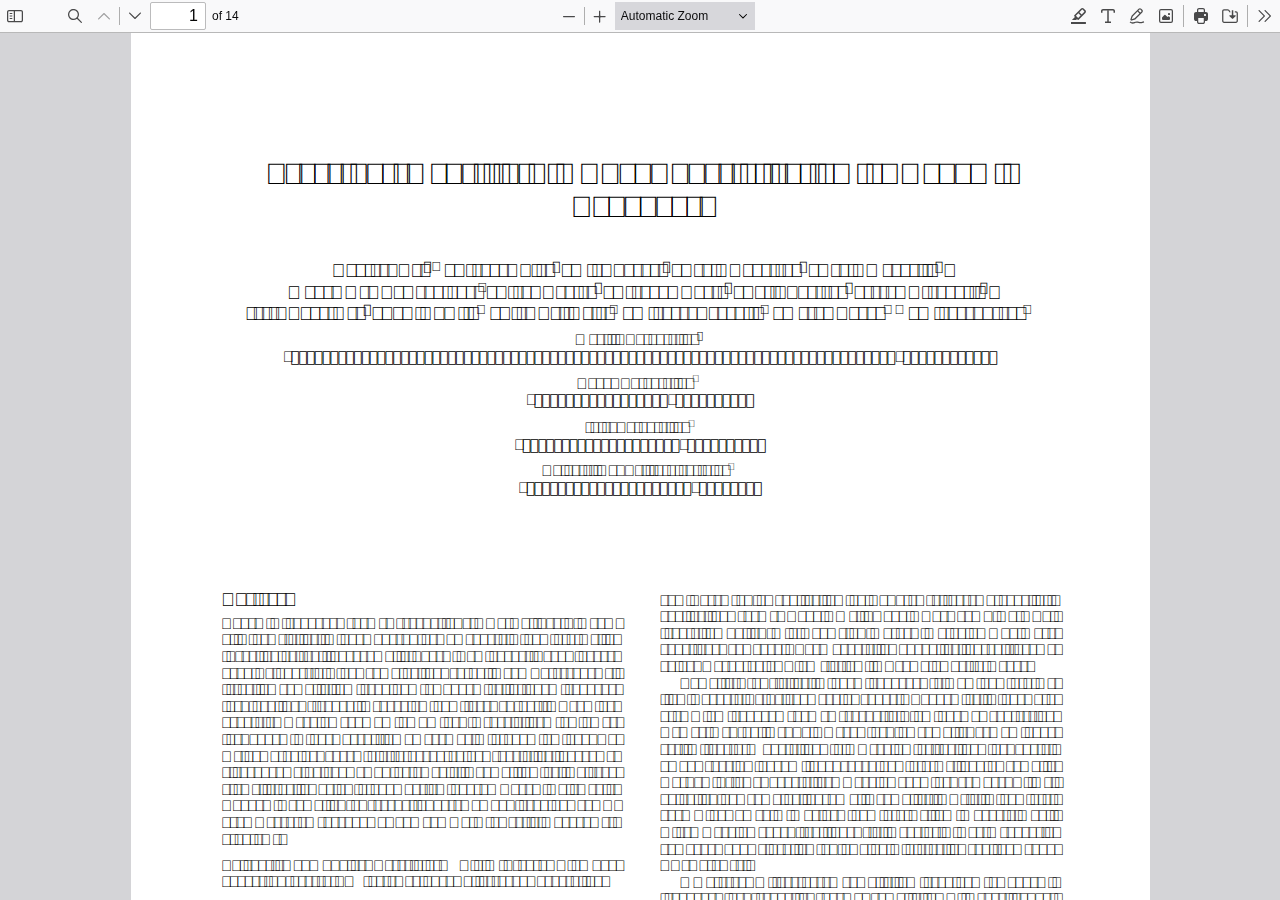
<file: pdfjs/web/viewer.html>
﻿<!DOCTYPE html>
<!--
Copyright 2012 Mozilla Foundation

Licensed under the Apache License, Version 2.0 (the "License");
you may not use this file except in compliance with the License.
You may obtain a copy of the License at

    http://www.apache.org/licenses/LICENSE-2.0

Unless required by applicable law or agreed to in writing, software
distributed under the License is distributed on an "AS IS" BASIS,
WITHOUT WARRANTIES OR CONDITIONS OF ANY KIND, either express or implied.
See the License for the specific language governing permissions and
limitations under the License.

Adobe CMap resources are covered by their own copyright but the same license:

    Copyright 1990-2015 Adobe Systems Incorporated.

See https://github.com/adobe-type-tools/cmap-resources
-->
<html dir="ltr" mozdisallowselectionprint>
  <head>
    <meta charset="utf-8">
    <meta name="viewport" content="width=device-width, initial-scale=1, maximum-scale=1">
    <meta name="google" content="notranslate">
    <title>PDF.js viewer</title>

<!-- This snippet is used in production (included from viewer.html) -->
<link rel="resource" type="application/l10n" href="locale/locale.json">
<script src="../build/pdf.mjs" type="module"></script>

    <link rel="stylesheet" href="viewer.css">

  <script src="viewer.mjs" type="module"></script>
  </head>

  <body tabindex="0">
    <div id="outerContainer">
      <span id="viewer-alert" class="visuallyHidden" role="alert"></span>

      <div id="sidebarContainer">
        <div id="toolbarSidebar" class="toolbarHorizontalGroup">
          <div id="toolbarSidebarLeft">
            <div id="sidebarViewButtons" class="toolbarHorizontalGroup toggled" role="radiogroup">
              <button id="viewThumbnail" class="toolbarButton toggled" type="button" tabindex="0" data-l10n-id="pdfjs-thumbs-button" role="radio" aria-checked="true" aria-controls="thumbnailView">
                 <span data-l10n-id="pdfjs-thumbs-button-label"></span>
              </button>
              <button id="viewOutline" class="toolbarButton" type="button" tabindex="0" data-l10n-id="pdfjs-document-outline-button" role="radio" aria-checked="false" aria-controls="outlineView">
                 <span data-l10n-id="pdfjs-document-outline-button-label"></span>
              </button>
              <button id="viewAttachments" class="toolbarButton" type="button" tabindex="0" data-l10n-id="pdfjs-attachments-button" role="radio" aria-checked="false" aria-controls="attachmentsView">
                 <span data-l10n-id="pdfjs-attachments-button-label"></span>
              </button>
              <button id="viewLayers" class="toolbarButton" type="button" tabindex="0" data-l10n-id="pdfjs-layers-button" role="radio" aria-checked="false" aria-controls="layersView">
                 <span data-l10n-id="pdfjs-layers-button-label"></span>
              </button>
            </div>
          </div>

          <div id="toolbarSidebarRight">
            <div id="outlineOptionsContainer" class="toolbarHorizontalGroup">
              <div class="verticalToolbarSeparator"></div>

              <button id="currentOutlineItem" class="toolbarButton" type="button" disabled="disabled" tabindex="0" data-l10n-id="pdfjs-current-outline-item-button">
                <span data-l10n-id="pdfjs-current-outline-item-button-label"></span>
              </button>
            </div>
          </div>
        </div>
        <div id="sidebarContent">
          <div id="thumbnailView">
          </div>
          <div id="outlineView" class="hidden">
          </div>
          <div id="attachmentsView" class="hidden">
          </div>
          <div id="layersView" class="hidden">
          </div>
        </div>
        <div id="sidebarResizer"></div>
      </div>  <!-- sidebarContainer -->

      <div id="mainContainer">
        <div class="toolbar">
          <div id="toolbarContainer">
            <div id="toolbarViewer" class="toolbarHorizontalGroup">
              <div id="toolbarViewerLeft" class="toolbarHorizontalGroup">
                <button id="sidebarToggleButton" class="toolbarButton" type="button" tabindex="0" data-l10n-id="pdfjs-toggle-sidebar-button" aria-expanded="false" aria-haspopup="true" aria-controls="sidebarContainer">
                  <span data-l10n-id="pdfjs-toggle-sidebar-button-label"></span>
                </button>
                <div class="toolbarButtonSpacer"></div>
                <div class="toolbarButtonWithContainer">
                  <button id="viewFindButton" class="toolbarButton" type="button" tabindex="0" data-l10n-id="pdfjs-findbar-button" aria-expanded="false" aria-controls="findbar">
                    <span data-l10n-id="pdfjs-findbar-button-label"></span>
                  </button>
                  <div class="hidden doorHanger toolbarHorizontalGroup" id="findbar">
                    <div id="findInputContainer" class="toolbarHorizontalGroup">
                      <span class="loadingInput end toolbarHorizontalGroup">
                        <input id="findInput" class="toolbarField" tabindex="0" data-l10n-id="pdfjs-find-input" aria-invalid="false">
                      </span>
                      <div class="toolbarHorizontalGroup">
                        <button id="findPreviousButton" class="toolbarButton" type="button" tabindex="0" data-l10n-id="pdfjs-find-previous-button">
                          <span data-l10n-id="pdfjs-find-previous-button-label"></span>
                        </button>
                        <div class="splitToolbarButtonSeparator"></div>
                        <button id="findNextButton" class="toolbarButton" type="button" tabindex="0" data-l10n-id="pdfjs-find-next-button">
                          <span data-l10n-id="pdfjs-find-next-button-label"></span>
                        </button>
                      </div>
                    </div>

                    <div id="findbarOptionsOneContainer" class="toolbarHorizontalGroup">
                      <div class="toggleButton toolbarLabel">
                        <input type="checkbox" id="findHighlightAll" tabindex="0" />
                        <label for="findHighlightAll" data-l10n-id="pdfjs-find-highlight-checkbox"></label>
                      </div>
                      <div class="toggleButton toolbarLabel">
                        <input type="checkbox" id="findMatchCase" tabindex="0" />
                        <label for="findMatchCase" data-l10n-id="pdfjs-find-match-case-checkbox-label"></label>
                      </div>
                    </div>
                    <div id="findbarOptionsTwoContainer" class="toolbarHorizontalGroup">
                      <div class="toggleButton toolbarLabel">
                        <input type="checkbox" id="findMatchDiacritics" tabindex="0" />
                        <label for="findMatchDiacritics" data-l10n-id="pdfjs-find-match-diacritics-checkbox-label"></label>
                      </div>
                      <div class="toggleButton toolbarLabel">
                        <input type="checkbox" id="findEntireWord" tabindex="0" />
                        <label for="findEntireWord" data-l10n-id="pdfjs-find-entire-word-checkbox-label"></label>
                      </div>
                    </div>

                    <div id="findbarMessageContainer" class="toolbarHorizontalGroup" aria-live="polite">
                      <span id="findResultsCount" class="toolbarLabel"></span>
                      <span id="findMsg" class="toolbarLabel"></span>
                    </div>
                  </div>  <!-- findbar -->
                </div>
                <div class="toolbarHorizontalGroup hiddenSmallView">
                  <button class="toolbarButton" type="button" id="previous" tabindex="0" data-l10n-id="pdfjs-previous-button">
                    <span data-l10n-id="pdfjs-previous-button-label"></span>
                  </button>
                  <div class="splitToolbarButtonSeparator"></div>
                  <button class="toolbarButton" type="button" id="next" tabindex="0" data-l10n-id="pdfjs-next-button">
                    <span data-l10n-id="pdfjs-next-button-label"></span>
                  </button>
                </div>
                <div class="toolbarHorizontalGroup">
                  <span class="loadingInput start toolbarHorizontalGroup">
                    <input type="number" id="pageNumber" class="toolbarField" value="1" min="1" tabindex="0" data-l10n-id="pdfjs-page-input" autocomplete="off">
                  </span>
                  <span id="numPages" class="toolbarLabel"></span>
                </div>
              </div>
              <div id="toolbarViewerMiddle" class="toolbarHorizontalGroup">
                <div class="toolbarHorizontalGroup">
                  <button id="zoomOutButton" class="toolbarButton" type="button" tabindex="0" data-l10n-id="pdfjs-zoom-out-button">
                    <span data-l10n-id="pdfjs-zoom-out-button-label"></span>
                  </button>
                  <div class="splitToolbarButtonSeparator"></div>
                  <button id="zoomInButton" class="toolbarButton" type="button" tabindex="0" data-l10n-id="pdfjs-zoom-in-button">
                    <span data-l10n-id="pdfjs-zoom-in-button-label"></span>
                  </button>
                </div>
                <span id="scaleSelectContainer" class="dropdownToolbarButton">
                  <select id="scaleSelect" tabindex="0" data-l10n-id="pdfjs-zoom-select">
                    <option id="pageAutoOption" value="auto" selected="selected" data-l10n-id="pdfjs-page-scale-auto"></option>
                    <option id="pageActualOption" value="page-actual" data-l10n-id="pdfjs-page-scale-actual"></option>
                    <option id="pageFitOption" value="page-fit" data-l10n-id="pdfjs-page-scale-fit"></option>
                    <option id="pageWidthOption" value="page-width" data-l10n-id="pdfjs-page-scale-width"></option>
                    <option id="customScaleOption" value="custom" disabled="disabled" hidden="true" data-l10n-id="pdfjs-page-scale-percent" data-l10n-args='{ "scale": 0 }'></option>
                    <option value="0.5" data-l10n-id="pdfjs-page-scale-percent" data-l10n-args='{ "scale": 50 }'></option>
                    <option value="0.75" data-l10n-id="pdfjs-page-scale-percent" data-l10n-args='{ "scale": 75 }'></option>
                    <option value="1" data-l10n-id="pdfjs-page-scale-percent" data-l10n-args='{ "scale": 100 }'></option>
                    <option value="1.25" data-l10n-id="pdfjs-page-scale-percent" data-l10n-args='{ "scale": 125 }'></option>
                    <option value="1.5" data-l10n-id="pdfjs-page-scale-percent" data-l10n-args='{ "scale": 150 }'></option>
                    <option value="2" data-l10n-id="pdfjs-page-scale-percent" data-l10n-args='{ "scale": 200 }'></option>
                    <option value="3" data-l10n-id="pdfjs-page-scale-percent" data-l10n-args='{ "scale": 300 }'></option>
                    <option value="4" data-l10n-id="pdfjs-page-scale-percent" data-l10n-args='{ "scale": 400 }'></option>
                  </select>
                </span>
              </div>
              <div id="toolbarViewerRight" class="toolbarHorizontalGroup">
                <div id="editorModeButtons" class="toolbarHorizontalGroup" role="radiogroup">
                  <div id="editorSignature" class="toolbarButtonWithContainer" hidden="true">
                    <button id="editorSignatureButton" class="toolbarButton" type="button" tabindex="0" disabled="disabled" role="radio" aria-expanded="false" aria-haspopup="true" aria-controls="editorSignatureParamsToolbar" data-l10n-id="pdfjs-editor-signature-button">
                      <span data-l10n-id="pdfjs-editor-signature-button-label"></span>
                    </button>
                    <div class="editorParamsToolbar hidden doorHangerRight menu" id="editorSignatureParamsToolbar">
                      <div id="addSignatureDoorHanger" class="menuContainer" role="region" data-l10n-id="pdfjs-editor-add-signature-container">
                        <button id="editorSignatureAddSignature" class="toolbarButton labeled" type="button" tabindex="0" data-l10n-id="pdfjs-editor-signature-add-signature-button">
                          <span data-l10n-id="pdfjs-editor-signature-add-signature-button-label" class="editorParamsLabel"></span>
                        </button>
                      </div>
                    </div>
                  </div>
                  <div id="editorHighlight" class="toolbarButtonWithContainer">
                    <button id="editorHighlightButton" class="toolbarButton" type="button" disabled="disabled" role="radio" aria-expanded="false" aria-haspopup="true" aria-controls="editorHighlightParamsToolbar" tabindex="0" data-l10n-id="pdfjs-editor-highlight-button">
                      <span data-l10n-id="pdfjs-editor-highlight-button-label"></span>
                    </button>
                    <div class="editorParamsToolbar hidden doorHangerRight" id="editorHighlightParamsToolbar">
                      <div id="highlightParamsToolbarContainer" class="editorParamsToolbarContainer">
                        <div id="editorHighlightColorPicker" class="colorPicker">
                          <span id="highlightColorPickerLabel" class="editorParamsLabel" data-l10n-id="pdfjs-editor-highlight-colorpicker-label"></span>
                        </div>
                        <div id="editorHighlightThickness">
                          <label for="editorFreeHighlightThickness" class="editorParamsLabel" data-l10n-id="pdfjs-editor-free-highlight-thickness-input"></label>
                          <div class="thicknessPicker">
                            <input type="range" id="editorFreeHighlightThickness" class="editorParamsSlider" data-l10n-id="pdfjs-editor-free-highlight-thickness-title" value="12" min="8" max="24" step="1" tabindex="0">
                          </div>
                        </div>
                        <div id="editorHighlightVisibility">
                          <div class="divider"></div>
                          <div class="toggler">
                            <label for="editorHighlightShowAll" class="editorParamsLabel" data-l10n-id="pdfjs-editor-highlight-show-all-button-label"></label>
                            <button id="editorHighlightShowAll" class="toggle-button" type="button" data-l10n-id="pdfjs-editor-highlight-show-all-button" aria-pressed="true" tabindex="0"></button>
                          </div>
                        </div>
                      </div>
                    </div>
                  </div>
                  <div id="editorFreeText" class="toolbarButtonWithContainer">
                    <button id="editorFreeTextButton" class="toolbarButton" type="button" disabled="disabled" role="radio" aria-expanded="false" aria-haspopup="true" aria-controls="editorFreeTextParamsToolbar" tabindex="0" data-l10n-id="pdfjs-editor-free-text-button">
                      <span data-l10n-id="pdfjs-editor-free-text-button-label"></span>
                    </button>
                    <div class="editorParamsToolbar hidden doorHangerRight" id="editorFreeTextParamsToolbar">
                      <div class="editorParamsToolbarContainer">
                        <div class="editorParamsSetter">
                          <label for="editorFreeTextColor" class="editorParamsLabel" data-l10n-id="pdfjs-editor-free-text-color-input"></label>
                          <input type="color" id="editorFreeTextColor" class="editorParamsColor" tabindex="0">
                        </div>
                        <div class="editorParamsSetter">
                          <label for="editorFreeTextFontSize" class="editorParamsLabel" data-l10n-id="pdfjs-editor-free-text-size-input"></label>
                          <input type="range" id="editorFreeTextFontSize" class="editorParamsSlider" value="10" min="5" max="100" step="1" tabindex="0">
                        </div>
                      </div>
                    </div>
                  </div>
                  <div id="editorInk" class="toolbarButtonWithContainer">
                    <button id="editorInkButton" class="toolbarButton" type="button" disabled="disabled" role="radio" aria-expanded="false" aria-haspopup="true" aria-controls="editorInkParamsToolbar" tabindex="0" data-l10n-id="pdfjs-editor-ink-button">
                      <span data-l10n-id="pdfjs-editor-ink-button-label"></span>
                    </button>
                    <div class="editorParamsToolbar hidden doorHangerRight" id="editorInkParamsToolbar">
                      <div class="editorParamsToolbarContainer">
                        <div class="editorParamsSetter">
                          <label for="editorInkColor" class="editorParamsLabel" data-l10n-id="pdfjs-editor-ink-color-input"></label>
                          <input type="color" id="editorInkColor" class="editorParamsColor" tabindex="0">
                        </div>
                        <div class="editorParamsSetter">
                          <label for="editorInkThickness" class="editorParamsLabel" data-l10n-id="pdfjs-editor-ink-thickness-input"></label>
                          <input type="range" id="editorInkThickness" class="editorParamsSlider" value="1" min="1" max="20" step="1" tabindex="0">
                        </div>
                        <div class="editorParamsSetter">
                          <label for="editorInkOpacity" class="editorParamsLabel" data-l10n-id="pdfjs-editor-ink-opacity-input"></label>
                          <input type="range" id="editorInkOpacity" class="editorParamsSlider" value="1" min="0.05" max="1" step="0.05" tabindex="0">
                        </div>
                      </div>
                    </div>
                  </div>
                  <div id="editorStamp" class="toolbarButtonWithContainer">
                    <button id="editorStampButton" class="toolbarButton" type="button" disabled="disabled" role="radio" aria-expanded="false" aria-haspopup="true" aria-controls="editorStampParamsToolbar" tabindex="0" data-l10n-id="pdfjs-editor-stamp-button">
                      <span data-l10n-id="pdfjs-editor-stamp-button-label"></span>
                    </button>
                    <div class="editorParamsToolbar hidden doorHangerRight menu" id="editorStampParamsToolbar">
                      <div class="menuContainer">
                        <button id="editorStampAddImage" class="toolbarButton labeled" type="button" tabindex="0" data-l10n-id="pdfjs-editor-stamp-add-image-button">
                          <span class="editorParamsLabel" data-l10n-id="pdfjs-editor-stamp-add-image-button-label"></span>
                        </button>
                      </div>
                    </div>
                  </div>
                </div>

                <div id="editorModeSeparator" class="verticalToolbarSeparator"></div>

                <div class="toolbarHorizontalGroup hiddenMediumView">
                  <button id="printButton" class="toolbarButton" type="button" tabindex="0" data-l10n-id="pdfjs-print-button">
                    <span data-l10n-id="pdfjs-print-button-label"></span>
                  </button>

                  <button id="downloadButton" class="toolbarButton" type="button" tabindex="0" data-l10n-id="pdfjs-save-button">
                    <span data-l10n-id="pdfjs-save-button-label"></span>
                  </button>
                </div>

                <div class="verticalToolbarSeparator hiddenMediumView"></div>

                <div id="secondaryToolbarToggle" class="toolbarButtonWithContainer">
                  <button id="secondaryToolbarToggleButton" class="toolbarButton" type="button" tabindex="0" data-l10n-id="pdfjs-tools-button" aria-expanded="false" aria-haspopup="true" aria-controls="secondaryToolbar">
                    <span data-l10n-id="pdfjs-tools-button-label"></span>
                  </button>
                  <div id="secondaryToolbar" class="hidden doorHangerRight menu">
                    <div id="secondaryToolbarButtonContainer" class="menuContainer">
                      <button id="secondaryOpenFile" class="toolbarButton labeled" type="button" tabindex="0" data-l10n-id="pdfjs-open-file-button">
                        <span data-l10n-id="pdfjs-open-file-button-label"></span>
                      </button>

                      <div class="visibleMediumView">
                        <button id="secondaryPrint" class="toolbarButton labeled" type="button" tabindex="0" data-l10n-id="pdfjs-print-button">
                          <span data-l10n-id="pdfjs-print-button-label"></span>
                        </button>

                        <button id="secondaryDownload" class="toolbarButton labeled" type="button" tabindex="0" data-l10n-id="pdfjs-save-button">
                          <span data-l10n-id="pdfjs-save-button-label"></span>
                        </button>

                      </div>

                      <div class="horizontalToolbarSeparator"></div>

                      <button id="presentationMode" class="toolbarButton labeled" type="button" tabindex="0" data-l10n-id="pdfjs-presentation-mode-button">
                        <span data-l10n-id="pdfjs-presentation-mode-button-label"></span>
                      </button>

                      <a href="#" id="viewBookmark" class="toolbarButton labeled" tabindex="0" data-l10n-id="pdfjs-bookmark-button">
                        <span data-l10n-id="pdfjs-bookmark-button-label"></span>
                      </a>

                      <div id="viewBookmarkSeparator" class="horizontalToolbarSeparator"></div>

                      <button id="firstPage" class="toolbarButton labeled" type="button" tabindex="0" data-l10n-id="pdfjs-first-page-button">
                        <span data-l10n-id="pdfjs-first-page-button-label"></span>
                      </button>
                      <button id="lastPage" class="toolbarButton labeled" type="button" tabindex="0" data-l10n-id="pdfjs-last-page-button">
                        <span data-l10n-id="pdfjs-last-page-button-label"></span>
                      </button>

                      <div class="horizontalToolbarSeparator"></div>

                      <button id="pageRotateCw" class="toolbarButton labeled" type="button" tabindex="0" data-l10n-id="pdfjs-page-rotate-cw-button">
                        <span data-l10n-id="pdfjs-page-rotate-cw-button-label"></span>
                      </button>
                      <button id="pageRotateCcw" class="toolbarButton labeled" type="button" tabindex="0" data-l10n-id="pdfjs-page-rotate-ccw-button">
                        <span data-l10n-id="pdfjs-page-rotate-ccw-button-label"></span>
                      </button>

                      <div class="horizontalToolbarSeparator"></div>

                      <div id="cursorToolButtons" role="radiogroup">
                        <button id="cursorSelectTool" class="toolbarButton labeled toggled" type="button" tabindex="0" data-l10n-id="pdfjs-cursor-text-select-tool-button" role="radio" aria-checked="true">
                          <span data-l10n-id="pdfjs-cursor-text-select-tool-button-label"></span>
                        </button>
                        <button id="cursorHandTool" class="toolbarButton labeled" type="button" tabindex="0" data-l10n-id="pdfjs-cursor-hand-tool-button" role="radio" aria-checked="false">
                          <span data-l10n-id="pdfjs-cursor-hand-tool-button-label"></span>
                        </button>
                      </div>

                      <div class="horizontalToolbarSeparator"></div>

                      <div id="scrollModeButtons" role="radiogroup">
                        <button id="scrollPage" class="toolbarButton labeled" type="button" tabindex="0" data-l10n-id="pdfjs-scroll-page-button" role="radio" aria-checked="false">
                          <span data-l10n-id="pdfjs-scroll-page-button-label"></span>
                        </button>
                        <button id="scrollVertical" class="toolbarButton labeled toggled" type="button" tabindex="0" data-l10n-id="pdfjs-scroll-vertical-button" role="radio" aria-checked="true">
                          <span data-l10n-id="pdfjs-scroll-vertical-button-label"></span>
                        </button>
                        <button id="scrollHorizontal" class="toolbarButton labeled" type="button" tabindex="0" data-l10n-id="pdfjs-scroll-horizontal-button" role="radio" aria-checked="false">
                          <span data-l10n-id="pdfjs-scroll-horizontal-button-label"></span>
                        </button>
                        <button id="scrollWrapped" class="toolbarButton labeled" type="button" tabindex="0" data-l10n-id="pdfjs-scroll-wrapped-button" role="radio" aria-checked="false">
                          <span data-l10n-id="pdfjs-scroll-wrapped-button-label"></span>
                        </button>
                      </div>

                      <div class="horizontalToolbarSeparator"></div>

                      <div id="spreadModeButtons" role="radiogroup">
                        <button id="spreadNone" class="toolbarButton labeled toggled" type="button" tabindex="0" data-l10n-id="pdfjs-spread-none-button" role="radio" aria-checked="true">
                          <span data-l10n-id="pdfjs-spread-none-button-label"></span>
                        </button>
                        <button id="spreadOdd" class="toolbarButton labeled" type="button" tabindex="0" data-l10n-id="pdfjs-spread-odd-button" role="radio" aria-checked="false">
                          <span data-l10n-id="pdfjs-spread-odd-button-label"></span>
                        </button>
                        <button id="spreadEven" class="toolbarButton labeled" type="button" tabindex="0" data-l10n-id="pdfjs-spread-even-button" role="radio" aria-checked="false">
                          <span data-l10n-id="pdfjs-spread-even-button-label"></span>
                        </button>
                      </div>

                      <div id="imageAltTextSettingsSeparator" class="horizontalToolbarSeparator hidden"></div>
                      <button id="imageAltTextSettings" type="button" class="toolbarButton labeled hidden" tabindex="0" data-l10n-id="pdfjs-image-alt-text-settings-button" aria-controls="altTextSettingsDialog">
                        <span data-l10n-id="pdfjs-image-alt-text-settings-button-label"></span>
                      </button>

                      <div class="horizontalToolbarSeparator"></div>

                      <button id="documentProperties" class="toolbarButton labeled" type="button" tabindex="0" data-l10n-id="pdfjs-document-properties-button" aria-controls="documentPropertiesDialog">
                        <span data-l10n-id="pdfjs-document-properties-button-label"></span>
                      </button>
                    </div>
                  </div>  <!-- secondaryToolbar -->
                </div>
              </div>
            </div>
            <div id="loadingBar">
              <div class="progress">
                <div class="glimmer">
                </div>
              </div>
            </div>
          </div>
        </div>

        <div id="viewerContainer" tabindex="0">
          <div id="viewer" class="pdfViewer"></div>
        </div>
      </div> <!-- mainContainer -->

      <div id="dialogContainer">
        <dialog id="passwordDialog">
          <div class="row">
            <label for="password" id="passwordText" data-l10n-id="pdfjs-password-label"></label>
          </div>
          <div class="row">
            <input type="password" id="password" class="toolbarField">
          </div>
          <div class="buttonRow">
            <button id="passwordCancel" class="dialogButton" type="button"><span data-l10n-id="pdfjs-password-cancel-button"></span></button>
            <button id="passwordSubmit" class="dialogButton" type="button"><span data-l10n-id="pdfjs-password-ok-button"></span></button>
          </div>
        </dialog>
        <dialog id="documentPropertiesDialog">
          <div class="row">
            <span id="fileNameLabel" data-l10n-id="pdfjs-document-properties-file-name"></span>
            <p id="fileNameField" aria-labelledby="fileNameLabel">-</p>
          </div>
          <div class="row">
            <span id="fileSizeLabel" data-l10n-id="pdfjs-document-properties-file-size"></span>
            <p id="fileSizeField" aria-labelledby="fileSizeLabel">-</p>
          </div>
          <div class="separator"></div>
          <div class="row">
            <span id="titleLabel" data-l10n-id="pdfjs-document-properties-title"></span>
            <p id="titleField" aria-labelledby="titleLabel">-</p>
          </div>
          <div class="row">
            <span id="authorLabel" data-l10n-id="pdfjs-document-properties-author"></span>
            <p id="authorField" aria-labelledby="authorLabel">-</p>
          </div>
          <div class="row">
            <span id="subjectLabel" data-l10n-id="pdfjs-document-properties-subject"></span>
            <p id="subjectField" aria-labelledby="subjectLabel">-</p>
          </div>
          <div class="row">
            <span id="keywordsLabel" data-l10n-id="pdfjs-document-properties-keywords"></span>
            <p id="keywordsField" aria-labelledby="keywordsLabel">-</p>
          </div>
          <div class="row">
            <span id="creationDateLabel" data-l10n-id="pdfjs-document-properties-creation-date"></span>
            <p id="creationDateField" aria-labelledby="creationDateLabel">-</p>
          </div>
          <div class="row">
            <span id="modificationDateLabel" data-l10n-id="pdfjs-document-properties-modification-date"></span>
            <p id="modificationDateField" aria-labelledby="modificationDateLabel">-</p>
          </div>
          <div class="row">
            <span id="creatorLabel" data-l10n-id="pdfjs-document-properties-creator"></span>
            <p id="creatorField" aria-labelledby="creatorLabel">-</p>
          </div>
          <div class="separator"></div>
          <div class="row">
            <span id="producerLabel" data-l10n-id="pdfjs-document-properties-producer"></span>
            <p id="producerField" aria-labelledby="producerLabel">-</p>
          </div>
          <div class="row">
            <span id="versionLabel" data-l10n-id="pdfjs-document-properties-version"></span>
            <p id="versionField" aria-labelledby="versionLabel">-</p>
          </div>
          <div class="row">
            <span id="pageCountLabel" data-l10n-id="pdfjs-document-properties-page-count"></span>
            <p id="pageCountField" aria-labelledby="pageCountLabel">-</p>
          </div>
          <div class="row">
            <span id="pageSizeLabel" data-l10n-id="pdfjs-document-properties-page-size"></span>
            <p id="pageSizeField" aria-labelledby="pageSizeLabel">-</p>
          </div>
          <div class="separator"></div>
          <div class="row">
            <span id="linearizedLabel" data-l10n-id="pdfjs-document-properties-linearized"></span>
            <p id="linearizedField" aria-labelledby="linearizedLabel">-</p>
          </div>
          <div class="buttonRow">
            <button id="documentPropertiesClose" class="dialogButton" type="button"><span data-l10n-id="pdfjs-document-properties-close-button"></span></button>
          </div>
        </dialog>
        <dialog class="dialog altText" id="altTextDialog" aria-labelledby="dialogLabel" aria-describedby="dialogDescription">
          <div id="altTextContainer" class="mainContainer">
            <div id="overallDescription">
              <span id="dialogLabel" data-l10n-id="pdfjs-editor-alt-text-dialog-label" class="title"></span>
              <span id="dialogDescription" data-l10n-id="pdfjs-editor-alt-text-dialog-description"></span>
            </div>
            <div id="addDescription">
              <div class="radio">
                <div class="radioButton">
                  <input type="radio" id="descriptionButton" name="altTextOption" tabindex="0" aria-describedby="descriptionAreaLabel" checked>
                  <label for="descriptionButton" data-l10n-id="pdfjs-editor-alt-text-add-description-label"></label>
                </div>
                <div class="radioLabel">
                  <span id="descriptionAreaLabel" data-l10n-id="pdfjs-editor-alt-text-add-description-description"></span>
                </div>
              </div>
              <div class="descriptionArea">
                <textarea id="descriptionTextarea" aria-labelledby="descriptionAreaLabel" data-l10n-id="pdfjs-editor-alt-text-textarea" tabindex="0"></textarea>
              </div>
            </div>
            <div id="markAsDecorative">
              <div class="radio">
                <div class="radioButton">
                  <input type="radio" id="decorativeButton" name="altTextOption" aria-describedby="decorativeLabel">
                  <label for="decorativeButton" data-l10n-id="pdfjs-editor-alt-text-mark-decorative-label"></label>
                </div>
                <div class="radioLabel">
                  <span id="decorativeLabel" data-l10n-id="pdfjs-editor-alt-text-mark-decorative-description"></span>
                </div>
              </div>
            </div>
            <div id="buttons">
              <button id="altTextCancel" class="secondaryButton" type="button" tabindex="0"><span data-l10n-id="pdfjs-editor-alt-text-cancel-button"></span></button>
              <button id="altTextSave" class="primaryButton" type="button" tabindex="0"><span data-l10n-id="pdfjs-editor-alt-text-save-button"></span></button>
            </div>
          </div>
        </dialog>
        <dialog class="dialog newAltText" id="newAltTextDialog" aria-labelledby="newAltTextTitle" aria-describedby="newAltTextDescription" tabindex="0">
          <div id="newAltTextContainer" class="mainContainer">
            <div class="title">
              <span id="newAltTextTitle" data-l10n-id="pdfjs-editor-new-alt-text-dialog-edit-label" role="sectionhead" tabindex="0"></span>
            </div>
            <div id="mainContent">
              <div id="descriptionAndSettings">
                <div id="descriptionInstruction">
                  <div id="newAltTextDescriptionContainer">
                    <div class="altTextSpinner" role="status" aria-live="polite"></div>
                    <textarea id="newAltTextDescriptionTextarea" aria-labelledby="descriptionAreaLabel" data-l10n-id="pdfjs-editor-new-alt-text-textarea" tabindex="0"></textarea>
                  </div>
                  <span id="newAltTextDescription" role="note" data-l10n-id="pdfjs-editor-new-alt-text-description"></span>
                  <div id="newAltTextDisclaimer" role="note"><div><span data-l10n-id="pdfjs-editor-new-alt-text-disclaimer1"></span> <a href="https://support.mozilla.org/en-US/kb/pdf-alt-text" target="_blank" rel="noopener noreferrer" id="newAltTextLearnMore" data-l10n-id="pdfjs-editor-new-alt-text-disclaimer-learn-more-url" tabindex="0"></a></div></div>
                </div>
                <div id="newAltTextCreateAutomatically" class="toggler">
                  <button id="newAltTextCreateAutomaticallyButton" class="toggle-button" type="button" aria-pressed="true" tabindex="0"></button>
                  <label for="newAltTextCreateAutomaticallyButton" class="togglerLabel" data-l10n-id="pdfjs-editor-new-alt-text-create-automatically-button-label"></label>
                </div>
                <div id="newAltTextDownloadModel" class="hidden">
                  <span id="newAltTextDownloadModelDescription" data-l10n-id="pdfjs-editor-new-alt-text-ai-model-downloading-progress" aria-valuemin="0" data-l10n-args='{ "totalSize": 0, "downloadedSize": 0 }'></span>
                </div>
              </div>
              <div id="newAltTextImagePreview"></div>
            </div>
            <div id="newAltTextError" class="messageBar">
              <div>
                <div>
                  <span class="title" data-l10n-id="pdfjs-editor-new-alt-text-error-title"></span>
                  <span  class="description" data-l10n-id="pdfjs-editor-new-alt-text-error-description"></span>
                </div>
                <button id="newAltTextCloseButton" class="closeButton" type="button" tabindex="0"><span data-l10n-id="pdfjs-editor-new-alt-text-error-close-button"></span></button>
              </div>
            </div>
            <div id="newAltTextButtons" class="dialogButtonsGroup">
              <button id="newAltTextCancel" type="button" class="secondaryButton hidden" tabindex="0"><span data-l10n-id="pdfjs-editor-alt-text-cancel-button"></span></button>
              <button id="newAltTextNotNow" type="button" class="secondaryButton" tabindex="0"><span data-l10n-id="pdfjs-editor-new-alt-text-not-now-button"></span></button>
              <button id="newAltTextSave" type="button" class="primaryButton" tabindex="0"><span data-l10n-id="pdfjs-editor-alt-text-save-button"></span></button>
            </div>
          </div>
        </dialog>

        <dialog class="dialog" id="altTextSettingsDialog" aria-labelledby="altTextSettingsTitle">
          <div id="altTextSettingsContainer" class="mainContainer">
            <div class="title">
              <span id="altTextSettingsTitle" data-l10n-id="pdfjs-editor-alt-text-settings-dialog-label" role="sectionhead" tabindex="0" class="title"></span>
            </div>
            <div id="automaticAltText">
              <span data-l10n-id="pdfjs-editor-alt-text-settings-automatic-title"></span>
              <div id="automaticSettings">
                <div id="createModelSetting">
                  <div class="toggler">
                    <button id="createModelButton" type="button" class="toggle-button" aria-pressed="true" tabindex="0"></button>
                    <label for="createModelButton" class="togglerLabel" data-l10n-id="pdfjs-editor-alt-text-settings-create-model-button-label"></label>
                  </div>
                  <div id="createModelDescription" class="description">
                    <span data-l10n-id="pdfjs-editor-alt-text-settings-create-model-description"></span> <a href="https://support.mozilla.org/en-US/kb/pdf-alt-text" target="_blank" rel="noopener noreferrer" id="altTextSettingsLearnMore" data-l10n-id="pdfjs-editor-new-alt-text-disclaimer-learn-more-url" tabindex="0"></a>
                  </div>
                </div>
                <div id="aiModelSettings">
                  <div>
                    <span data-l10n-id="pdfjs-editor-alt-text-settings-download-model-label" data-l10n-args='{ "totalSize": 180 }'></span>
                    <div id="aiModelDescription" class="description">
                      <span data-l10n-id="pdfjs-editor-alt-text-settings-ai-model-description"></span>
                    </div>
                  </div>
                  <button id="deleteModelButton" type="button" class="secondaryButton" tabindex="0"><span data-l10n-id="pdfjs-editor-alt-text-settings-delete-model-button"></span></button>
                  <button id="downloadModelButton" type="button" class="secondaryButton" tabindex="0"><span data-l10n-id="pdfjs-editor-alt-text-settings-download-model-button"></span></button>
                </div>
              </div>
            </div>
            <div class="dialogSeparator"></div>
            <div id="altTextEditor">
              <span data-l10n-id="pdfjs-editor-alt-text-settings-editor-title"></span>
              <div id="showAltTextEditor">
                <div class="toggler">
                  <button id="showAltTextDialogButton" type="button" class="toggle-button" aria-pressed="true" tabindex="0"></button>
                  <label for="showAltTextDialogButton" class="togglerLabel" data-l10n-id="pdfjs-editor-alt-text-settings-show-dialog-button-label"></label>
                </div>
                <div id="showAltTextDialogDescription" class="description">
                  <span data-l10n-id="pdfjs-editor-alt-text-settings-show-dialog-description"></span>
                </div>
              </div>
            </div>
            <div id="buttons" class="dialogButtonsGroup">
              <button id="altTextSettingsCloseButton" type="button" class="primaryButton" tabindex="0"><span data-l10n-id="pdfjs-editor-alt-text-settings-close-button"></span></button>
            </div>
          </div>
        </dialog>

        <dialog class="dialog signatureDialog" id="addSignatureDialog" aria-labelledby="addSignatureDialogLabel">
          <span id="addSignatureDialogLabel" data-l10n-id="pdfjs-editor-add-signature-dialog-label"></span>
          <div id="addSignatureContainer" class="mainContainer">
            <div class="title">
              <span role="sectionhead" data-l10n-id="pdfjs-editor-add-signature-dialog-title" tabindex="0"></span>
            </div>
            <div role="tablist" id="addSignatureOptions">
              <button id="addSignatureTypeButton" type="button" role="tab" aria-selected="true" aria-controls="addSignatureTypeContainer" data-l10n-id="pdfjs-editor-add-signature-type-button" tabindex="0"></button>
              <button id="addSignatureDrawButton" type="button" role="tab" aria-selected="false" aria-controls="addSignatureDrawContainer" data-l10n-id="pdfjs-editor-add-signature-draw-button" tabindex="0"></button>
              <button id="addSignatureImageButton" type="button" role="tab" aria-selected="false" aria-controls="addSignatureImageContainer" data-l10n-id="pdfjs-editor-add-signature-image-button" tabindex="-1"></button>
            </div>
            <div id="addSignatureActionContainer" data-selected="type">
              <div id="addSignatureTypeContainer" role="tabpanel" aria-labelledby="addSignatureTypeContainer">
                <input id="addSignatureTypeInput" type="text" data-l10n-id="pdfjs-editor-add-signature-type-input" tabindex="0"></input>
              </div>
              <div id="addSignatureDrawContainer" role="tabpanel" aria-labelledby="addSignatureDrawButton" tabindex="-1">
                <svg id="addSignatureDraw" xmlns="http://www.w3.org/2000/svg" aria-labelledby="addSignatureDrawPlaceholder"></svg>
                <span id="addSignatureDrawPlaceholder" data-l10n-id="pdfjs-editor-add-signature-draw-placeholder"></span>
                <div id="thickness">
                  <div>
                    <label for="addSignatureDrawThickness" data-l10n-id="pdfjs-editor-add-signature-draw-thickness-range-label"></label>
                    <input type="range" id="addSignatureDrawThickness" min="1" max="5" step="1" value="1" data-l10n-id="pdfjs-editor-add-signature-draw-thickness-range" data-l10n-args='{ "thickness": 1 }' tabindex="0">
                  </div>
                </div>
              </div>
              <div id="addSignatureImageContainer" role="tabpanel" aria-labelledby="addSignatureImageButton" tabindex="-1">
                <svg id="addSignatureImage" xmlns="http://www.w3.org/2000/svg" aria-labelledby="addSignatureImagePlaceholder"></svg>
                <div id="addSignatureImagePlaceholder">
                  <span data-l10n-id="pdfjs-editor-add-signature-image-placeholder"></span>
                  <label id="addSignatureImageBrowse" for="addSignatureFilePicker" tabindex="0">
                    <a data-l10n-id="pdfjs-editor-add-signature-image-browse-link"></a>
                  </label>
                  <input id="addSignatureFilePicker" type="file"></input>
                </div>
              </div>
              <div id="addSignatureControls">
                <div id="horizontalContainer">
                  <div id="addSignatureDescriptionContainer">
                    <label for="addSignatureDescInput" data-l10n-id="pdfjs-editor-add-signature-description-label"></label>
                    <span id="addSignatureDescription" class="inputWithClearButton">
                      <input id="addSignatureDescInput" type="text" data-l10n-id="pdfjs-editor-add-signature-description-input" tabindex="0"></input>
                      <button class="clearInputButton" type="button" tabindex="0" aria-hidden="true"></button>
                    </span>
                  </div>
                  <button id="clearSignatureButton" type="button" data-l10n-id="pdfjs-editor-add-signature-clear-button" tabindex="0"><span data-l10n-id="pdfjs-editor-add-signature-clear-button-label"></span></button>
                </div>
                <div id="addSignatureSaveContainer">
                  <input type="checkbox" id="addSignatureSaveCheckbox"></input>
                  <label for="addSignatureSaveCheckbox" data-l10n-id="pdfjs-editor-add-signature-save-checkbox"></label>
                  <span></span>
                  <span id="addSignatureSaveWarning" data-l10n-id="pdfjs-editor-add-signature-save-warning-message"></span>
                </div>
              </div>
              <div id="addSignatureError" hidden="true" class="messageBar">
                <div>
                  <div>
                    <span id="addSignatureErrorTitle" class="title" data-l10n-id="pdfjs-editor-add-signature-image-upload-error-title"></span>
                    <span id="addSignatureErrorDescription" class="description" data-l10n-id="pdfjs-editor-add-signature-image-upload-error-description"></span>
                  </div>
                  <button id="addSignatureErrorCloseButton" class="closeButton" type="button" tabindex="0"><span data-l10n-id="pdfjs-editor-add-signature-error-close-button"></span></button>
                </div>
              </div>
              <div class="dialogButtonsGroup">
                <button id="addSignatureCancelButton" type="button" class="secondaryButton" tabindex="0"><span data-l10n-id="pdfjs-editor-add-signature-cancel-button"></span></button>
                <button id="addSignatureAddButton" type="button" class="primaryButton" disabled tabindex="0"><span data-l10n-id="pdfjs-editor-add-signature-add-button"></span></button>
              </div>
            </div>
          </div>
       </dialog>

       <dialog class="dialog signatureDialog" id="editSignatureDescriptionDialog" aria-labelledby="editSignatureDescriptionTitle">
        <div id="editSignatureDescriptionContainer" class="mainContainer">
          <div class="title">
            <span id="editSignatureDescriptionTitle" role="sectionhead" data-l10n-id="pdfjs-editor-edit-signature-dialog-title" tabindex="0"></span>
          </div>
          <div id="editSignatureDescriptionAndView">
            <div id="editSignatureDescriptionContainer">
              <label for="editSignatureDescInput" data-l10n-id="pdfjs-editor-add-signature-description-label"></label>
              <span id="editSignatureDescription" class="inputWithClearButton">
                <input id="editSignatureDescInput" type="text" data-l10n-id="pdfjs-editor-add-signature-description-input" tabindex="0"></input>
                <button class="clearInputButton" type="button" tabindex="0" aria-hidden="true"></button>
              </span>
            </div>
            <svg id="editSignatureView" xmlns="http://www.w3.org/2000/svg"></svg>
          </div>
          <div class="dialogButtonsGroup">
            <button id="editSignatureCancelButton" type="button" class="secondaryButton" tabindex="0"><span data-l10n-id="pdfjs-editor-add-signature-cancel-button"></span></button>
            <button id="editSignatureUpdateButton" type="button" class="primaryButton" disabled tabindex="0"><span data-l10n-id="pdfjs-editor-edit-signature-update-button"></span></button>
          </div>
        </div>
      </dialog>

      <dialog class="dialog commentManager" id="commentManagerDialog">
        <div class="mainContainer">
          <div id="commentManagerToolbar">
            <button id="commentActionsButton" class="toolbarButton" type="button" aria-expanded="false" aria-haspopup="true" aria-controls="commentActionsMenu" tabindex="0" data-l10n-id="pdfjs-editor-edit-comment-actions-button">
              <span data-l10n-id="pdfjs-editor-edit-comment-actions-button-label"></span>
            </button>
            <menu class="hidden" role="menu" id="commentActionsMenu">
              <button id="commentActionsEditButton" role="menuitem" type="button" tabindex="0">
                <span data-l10n-id="pdfjs-editor-edit-comment-actions-edit-button-label"></span>
              </button>
              <button id="commentActionsDeleteButton" role="menuitem" type="button" tabindex="0">
                <span data-l10n-id="pdfjs-editor-edit-comment-actions-delete-button-label"></span>
              </button>
            </menu>
            <button id="commentCloseButton" class="toolbarButton" type="button" tabindex="0" data-l10n-id="pdfjs-editor-edit-comment-close-button">
              <span data-l10n-id="pdfjs-editor-edit-comment-close-button-label"></span>
            </button>
          </div>
          <textarea class="hidden" id="commentManagerTextInput" data-l10n-id="pdfjs-editor-edit-comment-manager-text-input"></textarea>
          <div class="hidden" id="commentManagerTextView"></div>
          <div class="dialogButtonsGroup">
            <button id="commentManagerCancelButton" type="button" class="secondaryButton" tabindex="0">
              <span data-l10n-id="pdfjs-editor-edit-comment-manager-cancel-button"></span>
            </button>
            <button id="commentManagerSaveButton" type="button" class="primaryButton" disabled tabindex="0">
              <span data-l10n-id="pdfjs-editor-edit-comment-manager-save-button"></span>
            </button>
          </div>
        </div>
      </dialog>

        <dialog id="printServiceDialog" style="min-width: 200px;">
          <div class="row">
            <span data-l10n-id="pdfjs-print-progress-message"></span>
          </div>
          <div class="row">
            <progress value="0" max="100"></progress>
            <span data-l10n-id="pdfjs-print-progress-percent" data-l10n-args='{ "progress": 0 }' class="relative-progress">0%</span>
          </div>
          <div class="buttonRow">
            <button id="printCancel" class="dialogButton" type="button"><span data-l10n-id="pdfjs-print-progress-close-button"></span></button>
          </div>
        </dialog>
      </div>  <!-- dialogContainer -->

      <div id="editorUndoBar" class="messageBar" role="status" aria-labelledby="editorUndoBarMessage" tabindex="-1" hidden>
        <div>
          <div>
            <span id="editorUndoBarMessage" class="description"></span>
          </div>
          <button id="editorUndoBarUndoButton" class="undoButton" type="button" tabindex="0" data-l10n-id="pdfjs-editor-undo-bar-undo-button">
            <span data-l10n-id="pdfjs-editor-undo-bar-undo-button-label"></span>
          </button>
          <button id="editorUndoBarCloseButton" class="closeButton" type="button" tabindex="0" data-l10n-id="pdfjs-editor-undo-bar-close-button">
            <span data-l10n-id="pdfjs-editor-undo-bar-close-button-label"></span>
          </button>
        </div>
      </div> <!-- editorUndoBar -->

    </div> <!-- outerContainer -->
    <div id="printContainer"></div>
  </body>
</html>
</file>
<file: pdfjs/web/viewer.css>
/* Copyright 2014 Mozilla Foundation
 *
 * Licensed under the Apache License, Version 2.0 (the "License");
 * you may not use this file except in compliance with the License.
 * You may obtain a copy of the License at
 *
 *     http://www.apache.org/licenses/LICENSE-2.0
 *
 * Unless required by applicable law or agreed to in writing, software
 * distributed under the License is distributed on an "AS IS" BASIS,
 * WITHOUT WARRANTIES OR CONDITIONS OF ANY KIND, either express or implied.
 * See the License for the specific language governing permissions and
 * limitations under the License.
 */

.messageBar{
  --closing-button-icon:url(images/messageBar_closingButton.svg);
  --message-bar-close-button-color:var(--text-primary-color);
  --message-bar-close-button-color-hover:var(--text-primary-color);
  --message-bar-close-button-border-radius:4px;
  --message-bar-close-button-border:none;
  --csstools-light-dark-toggle--31:var(--csstools-color-scheme--light) rgb(251 251 254 / 0.14);
  --message-bar-close-button-hover-bg-color:var(--csstools-light-dark-toggle--31, rgb(21 20 26 / 0.14));
  --csstools-light-dark-toggle--32:var(--csstools-color-scheme--light) rgb(251 251 254 / 0.21);
  --message-bar-close-button-active-bg-color:var(--csstools-light-dark-toggle--32, rgb(21 20 26 / 0.21));
  --csstools-light-dark-toggle--33:var(--csstools-color-scheme--light) rgb(251 251 254 / 0.07);
  --message-bar-close-button-focus-bg-color:var(--csstools-light-dark-toggle--33, rgb(21 20 26 / 0.07));
}

@supports (color: light-dark(red, red)) and (color: rgb(0 0 0 / 0)){
.messageBar{
  --message-bar-close-button-hover-bg-color:light-dark(
    rgb(21 20 26 / 0.14),
    rgb(251 251 254 / 0.14)
  );
  --message-bar-close-button-active-bg-color:light-dark(
    rgb(21 20 26 / 0.21),
    rgb(251 251 254 / 0.21)
  );
  --message-bar-close-button-focus-bg-color:light-dark(
    rgb(21 20 26 / 0.07),
    rgb(251 251 254 / 0.07)
  );
}
}

@supports not (color: light-dark(tan, tan)){

.messageBar *{
  --csstools-light-dark-toggle--31:var(--csstools-color-scheme--light) rgb(251 251 254 / 0.14);
  --message-bar-close-button-hover-bg-color:var(--csstools-light-dark-toggle--31, rgb(21 20 26 / 0.14));
  --csstools-light-dark-toggle--32:var(--csstools-color-scheme--light) rgb(251 251 254 / 0.21);
  --message-bar-close-button-active-bg-color:var(--csstools-light-dark-toggle--32, rgb(21 20 26 / 0.21));
  --csstools-light-dark-toggle--33:var(--csstools-color-scheme--light) rgb(251 251 254 / 0.07);
  --message-bar-close-button-focus-bg-color:var(--csstools-light-dark-toggle--33, rgb(21 20 26 / 0.07));
  }
}

@media screen and (forced-colors: active){

.messageBar{
    --message-bar-close-button-color:ButtonText;
    --message-bar-close-button-border:1px solid ButtonText;
    --message-bar-close-button-hover-bg-color:ButtonText;
    --message-bar-close-button-active-bg-color:ButtonText;
    --message-bar-close-button-focus-bg-color:ButtonText;
    --message-bar-close-button-color-hover:HighlightText;
}
  }

.messageBar{

  display:flex;
  position:relative;
  padding:8px 8px 8px 16px;
  flex-direction:column;
  justify-content:center;
  align-items:center;
  gap:8px;
  -webkit-user-select:none;
     -moz-user-select:none;
          user-select:none;

  border-radius:4px;

  border:1px solid var(--message-bar-border-color);
  background:var(--message-bar-bg-color);
  color:var(--message-bar-fg-color);
}

.messageBar  > div{
    display:flex;
    align-items:flex-start;
    gap:8px;
    align-self:stretch;
  }

:is(.messageBar > div)::before{
      content:"";
      display:inline-block;
      width:16px;
      height:16px;
      -webkit-mask-image:var(--message-bar-icon);
              mask-image:var(--message-bar-icon);
      -webkit-mask-size:cover;
              mask-size:cover;
      background-color:var(--message-bar-icon-color);
      flex-shrink:0;
    }

.messageBar button{
    cursor:pointer;
  }

:is(.messageBar button):focus-visible{
      outline:var(--focus-ring-outline);
      outline-offset:2px;
    }

.messageBar .closeButton{
    width:32px;
    height:32px;
    background:none;
    border-radius:var(--message-bar-close-button-border-radius);
    border:var(--message-bar-close-button-border);

    display:flex;
    align-items:center;
    justify-content:center;
  }

:is(.messageBar .closeButton)::before{
      content:"";
      display:inline-block;
      width:16px;
      height:16px;
      -webkit-mask-image:var(--closing-button-icon);
              mask-image:var(--closing-button-icon);
      -webkit-mask-size:cover;
              mask-size:cover;
      background-color:var(--message-bar-close-button-color);
    }

:is(.messageBar .closeButton):is(:hover,:active,:focus)::before{
      background-color:var(--message-bar-close-button-color-hover);
    }

:is(.messageBar .closeButton):hover{
      background-color:var(--message-bar-close-button-hover-bg-color);
    }

:is(.messageBar .closeButton):active{
      background-color:var(--message-bar-close-button-active-bg-color);
    }

:is(.messageBar .closeButton):focus{
      background-color:var(--message-bar-close-button-focus-bg-color);
    }

:is(.messageBar .closeButton)  > span{
      display:inline-block;
      width:0;
      height:0;
      overflow:hidden;
    }

#editorUndoBar{
  --csstools-light-dark-toggle--34:var(--csstools-color-scheme--light) #fbfbfe;
  --text-primary-color:var(--csstools-light-dark-toggle--34, #15141a);

  --message-bar-icon:url(images/messageBar_info.svg);
  --csstools-light-dark-toggle--35:var(--csstools-color-scheme--light) #73a7f3;
  --message-bar-icon-color:var(--csstools-light-dark-toggle--35, #0060df);
  --csstools-light-dark-toggle--36:var(--csstools-color-scheme--light) #003070;
  --message-bar-bg-color:var(--csstools-light-dark-toggle--36, #deeafc);
  --message-bar-fg-color:var(--text-primary-color);
  --csstools-light-dark-toggle--37:var(--csstools-color-scheme--light) rgb(255 255 255 / 0.08);
  --message-bar-border-color:var(--csstools-light-dark-toggle--37, rgb(0 0 0 / 0.08));

  --csstools-light-dark-toggle--38:var(--csstools-color-scheme--light) rgb(255 255 255 / 0.08);

  --undo-button-bg-color:var(--csstools-light-dark-toggle--38, rgb(21 20 26 / 0.07));
  --csstools-light-dark-toggle--39:var(--csstools-color-scheme--light) rgb(255 255 255 / 0.14);
  --undo-button-bg-color-hover:var(--csstools-light-dark-toggle--39, rgb(21 20 26 / 0.14));
  --csstools-light-dark-toggle--40:var(--csstools-color-scheme--light) rgb(255 255 255 / 0.21);
  --undo-button-bg-color-active:var(--csstools-light-dark-toggle--40, rgb(21 20 26 / 0.21));

  --csstools-light-dark-toggle--41:var(--csstools-color-scheme--light) #0df;

  --undo-button-border:1px solid var(--csstools-light-dark-toggle--41, #0060df);

  --undo-button-fg-color:var(--message-bar-fg-color);
  --undo-button-fg-color-hover:var(--undo-button-fg-color);
  --undo-button-fg-color-active:var(--undo-button-fg-color);
}

@supports (color: light-dark(red, red)){
#editorUndoBar{
  --text-primary-color:light-dark(#15141a, #fbfbfe);
  --message-bar-icon-color:light-dark(#0060df, #73a7f3);
  --message-bar-bg-color:light-dark(#deeafc, #003070);
}
}

@supports (color: light-dark(red, red)) and (color: rgb(0 0 0 / 0)){
#editorUndoBar{
  --message-bar-border-color:light-dark(
    rgb(0 0 0 / 0.08),
    rgb(255 255 255 / 0.08)
  );

  --undo-button-bg-color:light-dark(
    rgb(21 20 26 / 0.07),
    rgb(255 255 255 / 0.08)
  );
  --undo-button-bg-color-hover:light-dark(
    rgb(21 20 26 / 0.14),
    rgb(255 255 255 / 0.14)
  );
  --undo-button-bg-color-active:light-dark(
    rgb(21 20 26 / 0.21),
    rgb(255 255 255 / 0.21)
  );
}
}

@supports (color: light-dark(red, red)){
#editorUndoBar{

  --undo-button-border:1px solid light-dark(#0060df, #0df);
}
}

@supports not (color: light-dark(tan, tan)){

#editorUndoBar *{
  --csstools-light-dark-toggle--34:var(--csstools-color-scheme--light) #fbfbfe;
  --text-primary-color:var(--csstools-light-dark-toggle--34, #15141a);
  --csstools-light-dark-toggle--35:var(--csstools-color-scheme--light) #73a7f3;
  --message-bar-icon-color:var(--csstools-light-dark-toggle--35, #0060df);
  --csstools-light-dark-toggle--36:var(--csstools-color-scheme--light) #003070;
  --message-bar-bg-color:var(--csstools-light-dark-toggle--36, #deeafc);
  --csstools-light-dark-toggle--37:var(--csstools-color-scheme--light) rgb(255 255 255 / 0.08);
  --message-bar-border-color:var(--csstools-light-dark-toggle--37, rgb(0 0 0 / 0.08));

  --csstools-light-dark-toggle--38:var(--csstools-color-scheme--light) rgb(255 255 255 / 0.08);

  --undo-button-bg-color:var(--csstools-light-dark-toggle--38, rgb(21 20 26 / 0.07));
  --csstools-light-dark-toggle--39:var(--csstools-color-scheme--light) rgb(255 255 255 / 0.14);
  --undo-button-bg-color-hover:var(--csstools-light-dark-toggle--39, rgb(21 20 26 / 0.14));
  --csstools-light-dark-toggle--40:var(--csstools-color-scheme--light) rgb(255 255 255 / 0.21);
  --undo-button-bg-color-active:var(--csstools-light-dark-toggle--40, rgb(21 20 26 / 0.21));

  --csstools-light-dark-toggle--41:var(--csstools-color-scheme--light) #0df;

  --undo-button-border:1px solid var(--csstools-light-dark-toggle--41, #0060df);
  }
}

@media screen and (forced-colors: active){

#editorUndoBar{
    --text-primary-color:CanvasText;

    --message-bar-icon-color:CanvasText;
    --message-bar-bg-color:Canvas;
    --message-bar-border-color:CanvasText;

    --undo-button-bg-color:ButtonText;
    --undo-button-bg-color-hover:SelectedItem;
    --undo-button-bg-color-active:SelectedItem;

    --undo-button-fg-color:ButtonFace;
    --undo-button-fg-color-hover:SelectedItemText;
    --undo-button-fg-color-active:SelectedItemText;

    --undo-button-border:none;
}
  }

#editorUndoBar{

  position:fixed;
  top:50px;
  left:50%;
  transform:translateX(-50%);
  z-index:10;

  padding-block:8px;
  padding-inline:16px 8px;

  font:menu;
  font-size:15px;

  cursor:default;
}

#editorUndoBar button{
    cursor:pointer;
  }

#editorUndoBar #editorUndoBarUndoButton{
    border-radius:4px;
    font-weight:590;
    line-height:19.5px;
    color:var(--undo-button-fg-color);
    border:var(--undo-button-border);
    padding:4px 16px;
    margin-inline-start:8px;
    height:32px;

    background-color:var(--undo-button-bg-color);
  }

:is(#editorUndoBar #editorUndoBarUndoButton):hover{
      background-color:var(--undo-button-bg-color-hover);
      color:var(--undo-button-fg-color-hover);
    }

:is(#editorUndoBar #editorUndoBarUndoButton):active{
      background-color:var(--undo-button-bg-color-active);
      color:var(--undo-button-fg-color-active);
    }

#editorUndoBar  > div{
    align-items:center;
  }

.dialog{
  --csstools-light-dark-toggle--42:var(--csstools-color-scheme--light) #1c1b22;
  --dialog-bg-color:var(--csstools-light-dark-toggle--42, white);
  --csstools-light-dark-toggle--43:var(--csstools-color-scheme--light) #1c1b22;
  --dialog-border-color:var(--csstools-light-dark-toggle--43, white);
  --csstools-light-dark-toggle--44:var(--csstools-color-scheme--light) #15141a;
  --dialog-shadow:0 2px 14px 0 var(--csstools-light-dark-toggle--44, rgb(58 57 68 / 0.2));
  --csstools-light-dark-toggle--45:var(--csstools-color-scheme--light) #fbfbfe;
  --text-primary-color:var(--csstools-light-dark-toggle--45, #15141a);
  --csstools-light-dark-toggle--46:var(--csstools-color-scheme--light) #cfcfd8;
  --text-secondary-color:var(--csstools-light-dark-toggle--46, #5b5b66);
  --hover-filter:brightness(0.9);
  --csstools-light-dark-toggle--47:var(--csstools-color-scheme--light) #0df;
  --link-fg-color:var(--csstools-light-dark-toggle--47, #0060df);
  --csstools-light-dark-toggle--48:var(--csstools-color-scheme--light) #80ebff;
  --link-hover-fg-color:var(--csstools-light-dark-toggle--48, #0250bb);
  --csstools-light-dark-toggle--49:var(--csstools-color-scheme--light) #52525e;
  --separator-color:var(--csstools-light-dark-toggle--49, #f0f0f4);

  --textarea-border-color:#8f8f9d;
  --csstools-light-dark-toggle--50:var(--csstools-color-scheme--light) #42414d;
  --textarea-bg-color:var(--csstools-light-dark-toggle--50, white);
  --textarea-fg-color:var(--text-secondary-color);

  --csstools-light-dark-toggle--51:var(--csstools-color-scheme--light) #2b2a33;

  --radio-bg-color:var(--csstools-light-dark-toggle--51, #f0f0f4);
  --csstools-light-dark-toggle--52:var(--csstools-color-scheme--light) #15141a;
  --radio-checked-bg-color:var(--csstools-light-dark-toggle--52, #fbfbfe);
  --radio-border-color:#8f8f9d;
  --csstools-light-dark-toggle--53:var(--csstools-color-scheme--light) #0df;
  --radio-checked-border-color:var(--csstools-light-dark-toggle--53, #0060df);

  --csstools-light-dark-toggle--54:var(--csstools-color-scheme--light) rgb(251 251 254 / 0.07);

  --button-secondary-bg-color:var(--csstools-light-dark-toggle--54, rgb(21 20 26 / 0.07));
  --button-secondary-fg-color:var(--text-primary-color);
  --button-secondary-border-color:var(--button-secondary-bg-color);
  --csstools-light-dark-toggle--55:var(--csstools-color-scheme--light) rgb(251 251 254 / 0.21);
  --button-secondary-active-bg-color:var(--csstools-light-dark-toggle--55, rgb(21 20 26 / 0.21));
  --button-secondary-active-fg-color:var(--button-secondary-fg-color);
  --button-secondary-active-border-color:var(--button-secondary-bg-color);
  --csstools-light-dark-toggle--56:var(--csstools-color-scheme--light) rgb(251 251 254 / 0.14);
  --button-secondary-hover-bg-color:var(--csstools-light-dark-toggle--56, rgb(21 20 26 / 0.14));
  --button-secondary-hover-fg-color:var(--button-secondary-fg-color);
  --button-secondary-hover-border-color:var(--button-secondary-hover-bg-color);
  --button-secondary-disabled-bg-color:var(--button-secondary-bg-color);
  --button-secondary-disabled-border-color:var(
    --button-secondary-border-color
  );
  --button-secondary-disabled-fg-color:var(--button-secondary-fg-color);

  --csstools-light-dark-toggle--57:var(--csstools-color-scheme--light) #0df;

  --button-primary-bg-color:var(--csstools-light-dark-toggle--57, #0060df);
  --csstools-light-dark-toggle--58:var(--csstools-color-scheme--light) #15141a;
  --button-primary-fg-color:var(--csstools-light-dark-toggle--58, #fbfbfe);
  --button-primary-border-color:var(--button-primary-bg-color);
  --csstools-light-dark-toggle--59:var(--csstools-color-scheme--light) #aaf2ff;
  --button-primary-active-bg-color:var(--csstools-light-dark-toggle--59, #054096);
  --button-primary-active-fg-color:var(--button-primary-fg-color);
  --button-primary-active-border-color:var(--button-primary-active-bg-color);
  --csstools-light-dark-toggle--60:var(--csstools-color-scheme--light) #80ebff;
  --button-primary-hover-bg-color:var(--csstools-light-dark-toggle--60, #0250bb);
  --button-primary-hover-fg-color:var(--button-primary-fg-color);
  --button-primary-hover-border-color:var(--button-primary-hover-bg-color);
  --button-primary-disabled-bg-color:var(--button-primary-bg-color);
  --button-primary-disabled-border-color:var(--button-primary-border-color);
  --button-primary-disabled-fg-color:var(--button-primary-fg-color);
  --button-disabled-opacity:0.4;

  --csstools-light-dark-toggle--61:var(--csstools-color-scheme--light) #42414d;

  --input-text-bg-color:var(--csstools-light-dark-toggle--61, white);
  --input-text-fg-color:var(--text-primary-color);
}

@supports (color: light-dark(red, red)){
.dialog{
  --dialog-bg-color:light-dark(white, #1c1b22);
  --dialog-border-color:light-dark(white, #1c1b22);
}
}

@supports (color: light-dark(red, red)) and (color: rgb(0 0 0 / 0)){
.dialog{
  --dialog-shadow:0 2px 14px 0 light-dark(rgb(58 57 68 / 0.2), #15141a);
}
}

@supports (color: light-dark(red, red)){
.dialog{
  --text-primary-color:light-dark(#15141a, #fbfbfe);
  --text-secondary-color:light-dark(#5b5b66, #cfcfd8);
  --link-fg-color:light-dark(#0060df, #0df);
  --link-hover-fg-color:light-dark(#0250bb, #80ebff);
  --separator-color:light-dark(#f0f0f4, #52525e);
  --textarea-bg-color:light-dark(white, #42414d);

  --radio-bg-color:light-dark(#f0f0f4, #2b2a33);
  --radio-checked-bg-color:light-dark(#fbfbfe, #15141a);
  --radio-checked-border-color:light-dark(#0060df, #0df);
}
}

@supports (color: light-dark(red, red)) and (color: rgb(0 0 0 / 0)){
.dialog{

  --button-secondary-bg-color:light-dark(
    rgb(21 20 26 / 0.07),
    rgb(251 251 254 / 0.07)
  );
  --button-secondary-active-bg-color:light-dark(
    rgb(21 20 26 / 0.21),
    rgb(251 251 254 / 0.21)
  );
  --button-secondary-hover-bg-color:light-dark(
    rgb(21 20 26 / 0.14),
    rgb(251 251 254 / 0.14)
  );
}
}

@supports (color: light-dark(red, red)){
.dialog{

  --button-primary-bg-color:light-dark(#0060df, #0df);
  --button-primary-fg-color:light-dark(#fbfbfe, #15141a);
  --button-primary-active-bg-color:light-dark(#054096, #aaf2ff);
  --button-primary-hover-bg-color:light-dark(#0250bb, #80ebff);

  --input-text-bg-color:light-dark(white, #42414d);
}
}

@supports not (color: light-dark(tan, tan)){

.dialog *{
  --csstools-light-dark-toggle--42:var(--csstools-color-scheme--light) #1c1b22;
  --dialog-bg-color:var(--csstools-light-dark-toggle--42, white);
  --csstools-light-dark-toggle--43:var(--csstools-color-scheme--light) #1c1b22;
  --dialog-border-color:var(--csstools-light-dark-toggle--43, white);
  --csstools-light-dark-toggle--44:var(--csstools-color-scheme--light) #15141a;
  --dialog-shadow:0 2px 14px 0 var(--csstools-light-dark-toggle--44, rgb(58 57 68 / 0.2));
  --csstools-light-dark-toggle--45:var(--csstools-color-scheme--light) #fbfbfe;
  --text-primary-color:var(--csstools-light-dark-toggle--45, #15141a);
  --csstools-light-dark-toggle--46:var(--csstools-color-scheme--light) #cfcfd8;
  --text-secondary-color:var(--csstools-light-dark-toggle--46, #5b5b66);
  --csstools-light-dark-toggle--47:var(--csstools-color-scheme--light) #0df;
  --link-fg-color:var(--csstools-light-dark-toggle--47, #0060df);
  --csstools-light-dark-toggle--48:var(--csstools-color-scheme--light) #80ebff;
  --link-hover-fg-color:var(--csstools-light-dark-toggle--48, #0250bb);
  --csstools-light-dark-toggle--49:var(--csstools-color-scheme--light) #52525e;
  --separator-color:var(--csstools-light-dark-toggle--49, #f0f0f4);
  --csstools-light-dark-toggle--50:var(--csstools-color-scheme--light) #42414d;
  --textarea-bg-color:var(--csstools-light-dark-toggle--50, white);

  --csstools-light-dark-toggle--51:var(--csstools-color-scheme--light) #2b2a33;

  --radio-bg-color:var(--csstools-light-dark-toggle--51, #f0f0f4);
  --csstools-light-dark-toggle--52:var(--csstools-color-scheme--light) #15141a;
  --radio-checked-bg-color:var(--csstools-light-dark-toggle--52, #fbfbfe);
  --csstools-light-dark-toggle--53:var(--csstools-color-scheme--light) #0df;
  --radio-checked-border-color:var(--csstools-light-dark-toggle--53, #0060df);

  --csstools-light-dark-toggle--54:var(--csstools-color-scheme--light) rgb(251 251 254 / 0.07);

  --button-secondary-bg-color:var(--csstools-light-dark-toggle--54, rgb(21 20 26 / 0.07));
  --csstools-light-dark-toggle--55:var(--csstools-color-scheme--light) rgb(251 251 254 / 0.21);
  --button-secondary-active-bg-color:var(--csstools-light-dark-toggle--55, rgb(21 20 26 / 0.21));
  --csstools-light-dark-toggle--56:var(--csstools-color-scheme--light) rgb(251 251 254 / 0.14);
  --button-secondary-hover-bg-color:var(--csstools-light-dark-toggle--56, rgb(21 20 26 / 0.14));

  --csstools-light-dark-toggle--57:var(--csstools-color-scheme--light) #0df;

  --button-primary-bg-color:var(--csstools-light-dark-toggle--57, #0060df);
  --csstools-light-dark-toggle--58:var(--csstools-color-scheme--light) #15141a;
  --button-primary-fg-color:var(--csstools-light-dark-toggle--58, #fbfbfe);
  --csstools-light-dark-toggle--59:var(--csstools-color-scheme--light) #aaf2ff;
  --button-primary-active-bg-color:var(--csstools-light-dark-toggle--59, #054096);
  --csstools-light-dark-toggle--60:var(--csstools-color-scheme--light) #80ebff;
  --button-primary-hover-bg-color:var(--csstools-light-dark-toggle--60, #0250bb);

  --csstools-light-dark-toggle--61:var(--csstools-color-scheme--light) #42414d;

  --input-text-bg-color:var(--csstools-light-dark-toggle--61, white);
  }
}

@media (prefers-color-scheme: dark){

.dialog{
    --hover-filter:brightness(1.4);
    --button-disabled-opacity:0.6;
}
  }

@media screen and (forced-colors: active){

.dialog{
    --dialog-bg-color:Canvas;
    --dialog-border-color:CanvasText;
    --dialog-shadow:none;
    --text-primary-color:CanvasText;
    --text-secondary-color:CanvasText;
    --hover-filter:none;
    --link-fg-color:LinkText;
    --link-hover-fg-color:LinkText;
    --separator-color:CanvasText;

    --textarea-border-color:ButtonBorder;
    --textarea-bg-color:Field;
    --textarea-fg-color:ButtonText;

    --radio-bg-color:ButtonFace;
    --radio-checked-bg-color:ButtonFace;
    --radio-border-color:ButtonText;
    --radio-checked-border-color:ButtonText;

    --button-secondary-bg-color:HighlightText;
    --button-secondary-fg-color:ButtonText;
    --button-secondary-border-color:ButtonText;
    --button-secondary-active-bg-color:HighlightText;
    --button-secondary-active-fg-color:SelectedItem;
    --button-secondary-active-border-color:ButtonText;
    --button-secondary-hover-bg-color:HighlightText;
    --button-secondary-hover-fg-color:SelectedItem;
    --button-secondary-hover-border-color:SelectedItem;
    --button-secondary-disabled-fg-color:GrayText;
    --button-secondary-disabled-border-color:GrayText;

    --button-primary-bg-color:ButtonText;
    --button-primary-fg-color:HighlightText;
    --button-primary-border-color:ButtonText;
    --button-primary-active-bg-color:SelectedItem;
    --button-primary-active-fg-color:HighlightText;
    --button-primary-active-border-color:ButtonText;
    --button-primary-hover-bg-color:SelectedItem;
    --button-primary-hover-fg-color:HighlightText;
    --button-primary-hover-border-color:SelectedItem;
    --button-primary-disabled-bg-color:GrayText;
    --button-primary-disabled-fg-color:ButtonFace;
    --button-primary-disabled-border-color:GrayText;
    --button-disabled-opacity:1;

    --input-text-bg-color:HighlightText;
    --input-text-fg-color:FieldText;
}
  }

.dialog{

  font:message-box;
  font-size:13px;
  font-weight:400;
  line-height:150%;
  border-radius:4px;
  padding:12px 16px;
  border:1px solid var(--dialog-border-color);
  background:var(--dialog-bg-color);
  color:var(--text-primary-color);
  box-shadow:var(--dialog-shadow);
}

:is(.dialog .mainContainer) *:focus-visible{
      outline:var(--focus-ring-outline);
      outline-offset:2px;
    }

:is(.dialog .mainContainer) .title{
      display:flex;
      width:auto;
      flex-direction:column;
      justify-content:flex-end;
      align-items:flex-start;
      gap:12px;
    }

:is(:is(.dialog .mainContainer) .title)  > span{
        font-size:13px;
        font-style:normal;
        font-weight:590;
        line-height:150%;
      }

:is(.dialog .mainContainer) .dialogSeparator{
      width:100%;
      height:0;
      margin-block:4px;
      border-top:1px solid var(--separator-color);
      border-bottom:none;
    }

:is(.dialog .mainContainer) .dialogButtonsGroup{
      display:flex;
      gap:12px;
      align-self:flex-end;
    }

:is(.dialog .mainContainer) .radio{
      display:flex;
      flex-direction:column;
      align-items:flex-start;
      gap:4px;
    }

:is(:is(.dialog .mainContainer) .radio)  > .radioButton{
        display:flex;
        gap:8px;
        align-self:stretch;
        align-items:center;
      }

:is(:is(:is(.dialog .mainContainer) .radio) > .radioButton) input{
          -webkit-appearance:none;
             -moz-appearance:none;
                  appearance:none;
          box-sizing:border-box;
          width:16px;
          height:16px;
          border-radius:50%;
          background-color:var(--radio-bg-color);
          border:1px solid var(--radio-border-color);
        }

:is(:is(:is(:is(.dialog .mainContainer) .radio) > .radioButton) input):hover{
            filter:var(--hover-filter);
          }

:is(:is(:is(:is(.dialog .mainContainer) .radio) > .radioButton) input):checked{
            background-color:var(--radio-checked-bg-color);
            border:4px solid var(--radio-checked-border-color);
          }

:is(:is(.dialog .mainContainer) .radio)  > .radioLabel{
        display:flex;
        padding-inline-start:24px;
        align-items:flex-start;
        gap:10px;
        align-self:stretch;
      }

:is(:is(:is(.dialog .mainContainer) .radio) > .radioLabel)  > span{
          flex:1 0 0;
          font-size:11px;
          color:var(--text-secondary-color);
        }

:is(.dialog .mainContainer) button:not(:is(.toggle-button,.closeButton,.clearInputButton)){
      border-radius:4px;
      border:1px solid;
      font:menu;
      font-weight:590;
      font-size:13px;
      padding:4px 16px;
      width:auto;
      height:32px;
    }

:is(:is(.dialog .mainContainer) button:not(:is(.toggle-button,.closeButton,.clearInputButton))):hover{
        cursor:pointer;
        filter:var(--hover-filter);
      }

:is(:is(.dialog .mainContainer) button:not(:is(.toggle-button,.closeButton,.clearInputButton)))  > span{
        color:inherit;
        font:inherit;
      }

.secondaryButton:is(:is(.dialog .mainContainer) button:not(:is(.toggle-button,.closeButton,.clearInputButton))){
        color:var(--button-secondary-fg-color);
        background-color:var(--button-secondary-bg-color);
        border-color:var(--button-secondary-border-color);
      }

.secondaryButton:is(:is(.dialog .mainContainer) button:not(:is(.toggle-button,.closeButton,.clearInputButton))):hover{
          color:var(--button-secondary-hover-fg-color);
          background-color:var(--button-secondary-hover-bg-color);
          border-color:var(--button-secondary-hover-border-color);
        }

.secondaryButton:is(:is(.dialog .mainContainer) button:not(:is(.toggle-button,.closeButton,.clearInputButton))):active{
          color:var(--button-secondary-active-fg-color);
          background-color:var(--button-secondary-active-bg-color);
          border-color:var(--button-secondary-active-border-color);
        }

.secondaryButton:is(:is(.dialog .mainContainer) button:not(:is(.toggle-button,.closeButton,.clearInputButton))):disabled{
          background-color:var(--button-secondary-disabled-bg-color);
          border-color:var(--button-secondary-disabled-border-color);
          color:var(--button-secondary-disabled-fg-color);
          opacity:var(--button-disabled-opacity);
        }

.primaryButton:is(:is(.dialog .mainContainer) button:not(:is(.toggle-button,.closeButton,.clearInputButton))){
        color:var(--button-primary-fg-color);
        background-color:var(--button-primary-bg-color);
        border-color:var(--button-primary-border-color);
        opacity:1;
      }

.primaryButton:is(:is(.dialog .mainContainer) button:not(:is(.toggle-button,.closeButton,.clearInputButton))):hover{
          color:var(--button-primary-hover-fg-color);
          background-color:var(--button-primary-hover-bg-color);
          border-color:var(--button-primary-hover-border-color);
        }

.primaryButton:is(:is(.dialog .mainContainer) button:not(:is(.toggle-button,.closeButton,.clearInputButton))):active{
          color:var(--button-primary-active-fg-color);
          background-color:var(--button-primary-active-bg-color);
          border-color:var(--button-primary-active-border-color);
        }

.primaryButton:is(:is(.dialog .mainContainer) button:not(:is(.toggle-button,.closeButton,.clearInputButton))):disabled{
          background-color:var(--button-primary-disabled-bg-color);
          border-color:var(--button-primary-disabled-border-color);
          color:var(--button-primary-disabled-fg-color);
          opacity:var(--button-disabled-opacity);
        }

:is(:is(.dialog .mainContainer) button:not(:is(.toggle-button,.closeButton,.clearInputButton))):disabled{
        pointer-events:none;
      }

:is(.dialog .mainContainer) a{
      color:var(--link-fg-color);
    }

:is(:is(.dialog .mainContainer) a):hover{
        color:var(--link-hover-fg-color);
      }

:is(.dialog .mainContainer) textarea{
      font:inherit;
      padding:8px;
      resize:none;
      margin:0;
      box-sizing:border-box;
      border-radius:4px;
      border:1px solid var(--textarea-border-color);
      background:var(--textarea-bg-color);
      color:var(--textarea-fg-color);
    }

:is(:is(.dialog .mainContainer) textarea):focus{
        outline-offset:0;
        border-color:transparent;
      }

:is(:is(.dialog .mainContainer) textarea):disabled{
        pointer-events:none;
        opacity:0.4;
      }

:is(.dialog .mainContainer) input[type="text"]{
      background-color:var(--input-text-bg-color);
      color:var(--input-text-fg-color);
    }

:is(.dialog .mainContainer) .messageBar{
      --csstools-light-dark-toggle--62:var(--csstools-color-scheme--light) #5a3100;
      --message-bar-bg-color:var(--csstools-light-dark-toggle--62, #ffebcd);
      --csstools-light-dark-toggle--63:var(--csstools-color-scheme--light) #fbfbfe;
      --message-bar-fg-color:var(--csstools-light-dark-toggle--63, #15141a);
      --csstools-light-dark-toggle--64:var(--csstools-color-scheme--light) rgb(255 255 255 / 0.08);
      --message-bar-border-color:var(--csstools-light-dark-toggle--64, rgb(0 0 0 / 0.08));
      --message-bar-icon:url(images/messageBar_warning.svg);
      --csstools-light-dark-toggle--65:var(--csstools-color-scheme--light) #e49c49;
      --message-bar-icon-color:var(--csstools-light-dark-toggle--65, #cd411e);
    }

@supports (color: light-dark(red, red)){
:is(.dialog .mainContainer) .messageBar{
      --message-bar-bg-color:light-dark(#ffebcd, #5a3100);
      --message-bar-fg-color:light-dark(#15141a, #fbfbfe);
    }
}

@supports (color: light-dark(red, red)) and (color: rgb(0 0 0 / 0)){
:is(.dialog .mainContainer) .messageBar{
      --message-bar-border-color:light-dark(
        rgb(0 0 0 / 0.08),
        rgb(255 255 255 / 0.08)
      );
    }
}

@supports (color: light-dark(red, red)){
:is(.dialog .mainContainer) .messageBar{
      --message-bar-icon-color:light-dark(#cd411e, #e49c49);
    }
}

@supports not (color: light-dark(tan, tan)){

:is(:is(.dialog .mainContainer) .messageBar) *{
      --csstools-light-dark-toggle--62:var(--csstools-color-scheme--light) #5a3100;
      --message-bar-bg-color:var(--csstools-light-dark-toggle--62, #ffebcd);
      --csstools-light-dark-toggle--63:var(--csstools-color-scheme--light) #fbfbfe;
      --message-bar-fg-color:var(--csstools-light-dark-toggle--63, #15141a);
      --csstools-light-dark-toggle--64:var(--csstools-color-scheme--light) rgb(255 255 255 / 0.08);
      --message-bar-border-color:var(--csstools-light-dark-toggle--64, rgb(0 0 0 / 0.08));
      --csstools-light-dark-toggle--65:var(--csstools-color-scheme--light) #e49c49;
      --message-bar-icon-color:var(--csstools-light-dark-toggle--65, #cd411e);
  }
}

@media screen and (forced-colors: active){

:is(.dialog .mainContainer) .messageBar{
        --message-bar-bg-color:HighlightText;
        --message-bar-fg-color:CanvasText;
        --message-bar-border-color:CanvasText;
        --message-bar-icon-color:CanvasText;
    }
      }

:is(.dialog .mainContainer) .messageBar{

      align-self:stretch;
    }

:is(:is(:is(.dialog .mainContainer) .messageBar) > div)::before,:is(:is(:is(.dialog .mainContainer) .messageBar) > div)  > div{
          margin-block:4px;
        }

:is(:is(:is(.dialog .mainContainer) .messageBar) > div)  > div{
          display:flex;
          flex-direction:column;
          align-items:flex-start;
          gap:8px;
          flex:1 0 0;
        }

:is(:is(:is(:is(.dialog .mainContainer) .messageBar) > div) > div) .title{
            font-size:13px;
            font-weight:590;
          }

:is(:is(:is(:is(.dialog .mainContainer) .messageBar) > div) > div) .description{
            font-size:13px;
          }

:is(.dialog .mainContainer) .toggler{
      display:flex;
      align-items:center;
      gap:8px;
      align-self:stretch;
    }

:is(:is(.dialog .mainContainer) .toggler)  > .togglerLabel{
        -webkit-user-select:none;
           -moz-user-select:none;
                user-select:none;
      }

.textLayer{
  position:absolute;
  text-align:initial;
  inset:0;
  overflow:clip;
  opacity:1;
  line-height:1;
  -webkit-text-size-adjust:none;
     -moz-text-size-adjust:none;
          text-size-adjust:none;
  forced-color-adjust:none;
  transform-origin:0 0;
  caret-color:CanvasText;
  z-index:0;
}

.textLayer.highlighting{
    touch-action:none;
  }

.textLayer :is(span,br){
    color:transparent;
    position:absolute;
    white-space:pre;
    cursor:text;
    transform-origin:0% 0%;
  }

.textLayer  > :not(.markedContent),.textLayer .markedContent span:not(.markedContent){
    z-index:1;
  }

.textLayer span.markedContent{
    top:0;
    height:0;
  }

.textLayer span[role="img"]{
    -webkit-user-select:none;
       -moz-user-select:none;
            user-select:none;
    cursor:default;
  }

.textLayer .highlight{
    --highlight-bg-color:rgb(180 0 170 / 0.25);
    --highlight-selected-bg-color:rgb(0 100 0 / 0.25);
    --highlight-backdrop-filter:none;
    --highlight-selected-backdrop-filter:none;
  }

@media screen and (forced-colors: active){

.textLayer .highlight{
      --highlight-bg-color:transparent;
      --highlight-selected-bg-color:transparent;
      --highlight-backdrop-filter:var(--hcm-highlight-filter);
      --highlight-selected-backdrop-filter:var(
        --hcm-highlight-selected-filter
      );
  }
    }

.textLayer .highlight{

    margin:-1px;
    padding:1px;
    background-color:var(--highlight-bg-color);
    -webkit-backdrop-filter:var(--highlight-backdrop-filter);
            backdrop-filter:var(--highlight-backdrop-filter);
    border-radius:4px;
  }

.appended:is(.textLayer .highlight){
      position:initial;
    }

.begin:is(.textLayer .highlight){
      border-radius:4px 0 0 4px;
    }

.end:is(.textLayer .highlight){
      border-radius:0 4px 4px 0;
    }

.middle:is(.textLayer .highlight){
      border-radius:0;
    }

.selected:is(.textLayer .highlight){
      background-color:var(--highlight-selected-bg-color);
      -webkit-backdrop-filter:var(--highlight-selected-backdrop-filter);
              backdrop-filter:var(--highlight-selected-backdrop-filter);
    }

.textLayer ::-moz-selection{
    background:rgba(0 0 255 / 0.25);
    background:color-mix(in srgb, AccentColor, transparent 75%);
  }

.textLayer ::selection{
    background:rgba(0 0 255 / 0.25);
    background:color-mix(in srgb, AccentColor, transparent 75%);
  }

.textLayer br::-moz-selection{
    background:transparent;
  }

.textLayer br::selection{
    background:transparent;
  }

.textLayer .endOfContent{
    display:block;
    position:absolute;
    inset:100% 0 0;
    z-index:0;
    cursor:default;
    -webkit-user-select:none;
       -moz-user-select:none;
            user-select:none;
  }

.textLayer.selecting .endOfContent{
    top:0;
  }

.annotationLayer{
  --csstools-color-scheme--light:initial;
  color-scheme:only light;

  --annotation-unfocused-field-background:url("data:image/svg+xml;charset=UTF-8,<svg width='1px' height='1px' xmlns='http://www.w3.org/2000/svg'><rect width='100%' height='100%' style='fill:rgba(0, 54, 255, 0.13);'/></svg>");
  --comment-edit-image:url(images/comment_editButton.svg);
  --input-focus-border-color:Highlight;
  --input-focus-outline:1px solid Canvas;
  --input-unfocused-border-color:transparent;
  --input-disabled-border-color:transparent;
  --input-hover-border-color:black;
  --link-outline:none;
}

@media screen and (forced-colors: active){

.annotationLayer{
    --input-focus-border-color:CanvasText;
    --input-unfocused-border-color:ActiveText;
    --input-disabled-border-color:GrayText;
    --input-hover-border-color:Highlight;
    --link-outline:1.5px solid LinkText;
}

    .annotationLayer .textWidgetAnnotation :is(input,textarea):required,.annotationLayer .choiceWidgetAnnotation select:required,.annotationLayer .buttonWidgetAnnotation:is(.checkBox,.radioButton) input:required{
      outline:1.5px solid selectedItem;
    }

    .annotationLayer .linkAnnotation{
      outline:var(--link-outline);
    }

      :is(.annotationLayer .linkAnnotation):hover{
        -webkit-backdrop-filter:var(--hcm-highlight-filter);
                backdrop-filter:var(--hcm-highlight-filter);
      }

      :is(.annotationLayer .linkAnnotation) > a:hover{
        opacity:0 !important;
        background:none !important;
        box-shadow:none;
      }

    .annotationLayer .popupAnnotation .popup{
      outline:calc(1.5px * var(--total-scale-factor)) solid CanvasText !important;
      background-color:ButtonFace !important;
      color:ButtonText !important;
    }

    .annotationLayer .highlightArea:hover::after{
      position:absolute;
      top:0;
      left:0;
      width:100%;
      height:100%;
      -webkit-backdrop-filter:var(--hcm-highlight-filter);
              backdrop-filter:var(--hcm-highlight-filter);
      content:"";
      pointer-events:none;
    }

    .annotationLayer .popupAnnotation.focused .popup{
      outline:calc(3px * var(--total-scale-factor)) solid Highlight !important;
    }
  }

.annotationLayer{

  position:absolute;
  top:0;
  left:0;
  pointer-events:none;
  transform-origin:0 0;
}

.annotationLayer[data-main-rotation="90"] .norotate{
    transform:rotate(270deg) translateX(-100%);
  }

.annotationLayer[data-main-rotation="180"] .norotate{
    transform:rotate(180deg) translate(-100%, -100%);
  }

.annotationLayer[data-main-rotation="270"] .norotate{
    transform:rotate(90deg) translateY(-100%);
  }

.annotationLayer.disabled section,.annotationLayer.disabled .popup{
      pointer-events:none;
    }

.annotationLayer .annotationContent{
    position:absolute;
    width:100%;
    height:100%;
    pointer-events:none;
  }

.freetext:is(.annotationLayer .annotationContent){
      background:transparent;
      border:none;
      inset:0;
      overflow:visible;
      white-space:nowrap;
      font:10px sans-serif;
      line-height:1.35;
    }

.annotationLayer section{
    position:absolute;
    text-align:initial;
    pointer-events:auto;
    box-sizing:border-box;
    transform-origin:0 0;
    -webkit-user-select:none;
       -moz-user-select:none;
            user-select:none;
  }

:is(.annotationLayer section):has(div.annotationContent) canvas.annotationContent{
        display:none;
      }

:is(.annotationLayer section) .overlaidText{
      position:absolute;
      top:0;
      left:0;
      width:0;
      height:0;
      display:inline-block;
      overflow:hidden;
    }

.textLayer.selecting ~ .annotationLayer section{
    pointer-events:none;
  }

.annotationLayer :is(.linkAnnotation,.buttonWidgetAnnotation.pushButton) > a{
    position:absolute;
    font-size:1em;
    top:0;
    left:0;
    width:100%;
    height:100%;
  }

.annotationLayer :is(.linkAnnotation,.buttonWidgetAnnotation.pushButton):not(.hasBorder) > a:hover{
    opacity:0.2;
    background-color:rgb(255 255 0);
  }

.annotationLayer .linkAnnotation.hasBorder:hover{
    background-color:rgb(255 255 0 / 0.2);
  }

.annotationLayer .hasBorder{
    background-size:100% 100%;
  }

.annotationLayer .textAnnotation img{
    position:absolute;
    cursor:pointer;
    width:100%;
    height:100%;
    top:0;
    left:0;
  }

.annotationLayer .textWidgetAnnotation :is(input,textarea),.annotationLayer .choiceWidgetAnnotation select,.annotationLayer .buttonWidgetAnnotation:is(.checkBox,.radioButton) input{
    background-image:var(--annotation-unfocused-field-background);
    border:2px solid var(--input-unfocused-border-color);
    box-sizing:border-box;
    font:calc(9px * var(--total-scale-factor)) sans-serif;
    height:100%;
    margin:0;
    vertical-align:top;
    width:100%;
  }

.annotationLayer .textWidgetAnnotation :is(input,textarea):required,.annotationLayer .choiceWidgetAnnotation select:required,.annotationLayer .buttonWidgetAnnotation:is(.checkBox,.radioButton) input:required{
    outline:1.5px solid red;
  }

.annotationLayer .choiceWidgetAnnotation select option{
    padding:0;
  }

.annotationLayer .buttonWidgetAnnotation.radioButton input{
    border-radius:50%;
  }

.annotationLayer .textWidgetAnnotation textarea{
    resize:none;
  }

.annotationLayer .textWidgetAnnotation [disabled]:is(input,textarea),.annotationLayer .choiceWidgetAnnotation select[disabled],.annotationLayer .buttonWidgetAnnotation:is(.checkBox,.radioButton) input[disabled]{
    background:none;
    border:2px solid var(--input-disabled-border-color);
    cursor:not-allowed;
  }

.annotationLayer .textWidgetAnnotation :is(input,textarea):hover,.annotationLayer .choiceWidgetAnnotation select:hover,.annotationLayer .buttonWidgetAnnotation:is(.checkBox,.radioButton) input:hover{
    border:2px solid var(--input-hover-border-color);
  }

.annotationLayer .textWidgetAnnotation :is(input,textarea):hover,.annotationLayer .choiceWidgetAnnotation select:hover,.annotationLayer .buttonWidgetAnnotation.checkBox input:hover{
    border-radius:2px;
  }

.annotationLayer .textWidgetAnnotation :is(input,textarea):focus,.annotationLayer .choiceWidgetAnnotation select:focus{
    background:none;
    border:2px solid var(--input-focus-border-color);
    border-radius:2px;
    outline:var(--input-focus-outline);
  }

.annotationLayer .buttonWidgetAnnotation:is(.checkBox,.radioButton) :focus{
    background-image:none;
    background-color:transparent;
  }

.annotationLayer .buttonWidgetAnnotation.checkBox :focus{
    border:2px solid var(--input-focus-border-color);
    border-radius:2px;
    outline:var(--input-focus-outline);
  }

.annotationLayer .buttonWidgetAnnotation.radioButton :focus{
    border:2px solid var(--input-focus-border-color);
    outline:var(--input-focus-outline);
  }

.annotationLayer .buttonWidgetAnnotation.checkBox input:checked::before,.annotationLayer .buttonWidgetAnnotation.checkBox input:checked::after,.annotationLayer .buttonWidgetAnnotation.radioButton input:checked::before{
    background-color:CanvasText;
    content:"";
    display:block;
    position:absolute;
  }

.annotationLayer .buttonWidgetAnnotation.checkBox input:checked::before,.annotationLayer .buttonWidgetAnnotation.checkBox input:checked::after{
    height:80%;
    left:45%;
    width:1px;
  }

.annotationLayer .buttonWidgetAnnotation.checkBox input:checked::before{
    transform:rotate(45deg);
  }

.annotationLayer .buttonWidgetAnnotation.checkBox input:checked::after{
    transform:rotate(-45deg);
  }

.annotationLayer .buttonWidgetAnnotation.radioButton input:checked::before{
    border-radius:50%;
    height:50%;
    left:25%;
    top:25%;
    width:50%;
  }

.annotationLayer .textWidgetAnnotation input.comb{
    font-family:monospace;
    padding-left:2px;
    padding-right:0;
  }

.annotationLayer .textWidgetAnnotation input.comb:focus{
    width:103%;
  }

.annotationLayer .buttonWidgetAnnotation:is(.checkBox,.radioButton) input{
    -webkit-appearance:none;
       -moz-appearance:none;
            appearance:none;
  }

.annotationLayer .fileAttachmentAnnotation .popupTriggerArea{
    height:100%;
    width:100%;
  }

.annotationLayer .popupAnnotation{
    position:absolute;
    font-size:calc(9px * var(--total-scale-factor));
    pointer-events:none;
    width:-moz-max-content;
    width:max-content;
    max-width:45%;
    height:auto;
  }

.annotationLayer .popup{
    background-color:rgb(255 255 153);
    color:black;
    box-shadow:0 calc(2px * var(--total-scale-factor)) calc(5px * var(--total-scale-factor)) rgb(136 136 136);
    border-radius:calc(2px * var(--total-scale-factor));
    outline:1.5px solid rgb(255 255 74);
    padding:calc(6px * var(--total-scale-factor));
    cursor:pointer;
    font:message-box;
    white-space:normal;
    word-wrap:break-word;
    pointer-events:auto;
    -webkit-user-select:text;
       -moz-user-select:text;
            user-select:text;
  }

.annotationLayer .popupAnnotation.focused .popup{
    outline-width:3px;
  }

.annotationLayer .popup *{
    font-size:calc(9px * var(--total-scale-factor));
  }

.annotationLayer .popup > .header{
    display:inline-block;
  }

.annotationLayer .popup > .header > .title{
    display:inline;
    font-weight:bold;
  }

.annotationLayer .popup > .header .popupDate{
    display:inline-block;
    margin-left:calc(5px * var(--total-scale-factor));
    width:-moz-fit-content;
    width:fit-content;
  }

.annotationLayer .popupContent{
    border-top:1px solid rgb(51 51 51);
    margin-top:calc(2px * var(--total-scale-factor));
    padding-top:calc(2px * var(--total-scale-factor));
  }

.annotationLayer .richText > *{
    white-space:pre-wrap;
    font-size:calc(9px * var(--total-scale-factor));
  }

.annotationLayer .popupTriggerArea{
    cursor:pointer;
  }

:is(.annotationLayer .popupTriggerArea):hover{
      -webkit-backdrop-filter:var(--hcm-highlight-filter);
              backdrop-filter:var(--hcm-highlight-filter);
    }

.annotationLayer section svg{
    position:absolute;
    width:100%;
    height:100%;
    top:0;
    left:0;
  }

.annotationLayer .annotationTextContent{
    position:absolute;
    width:100%;
    height:100%;
    opacity:0;
    color:transparent;
    -webkit-user-select:none;
       -moz-user-select:none;
            user-select:none;
    pointer-events:none;
  }

:is(.annotationLayer .annotationTextContent) span{
      width:100%;
      display:inline-block;
    }

.annotationLayer svg.quadrilateralsContainer{
    contain:strict;
    width:0;
    height:0;
    position:absolute;
    top:0;
    left:0;
    z-index:-1;
  }

:root{
  --xfa-unfocused-field-background:url("data:image/svg+xml;charset=UTF-8,<svg width='1px' height='1px' xmlns='http://www.w3.org/2000/svg'><rect width='100%' height='100%' style='fill:rgba(0, 54, 255, 0.13);'/></svg>");
  --xfa-focus-outline:auto;
}

@media screen and (forced-colors: active){
  :root{
    --xfa-focus-outline:2px solid CanvasText;
  }
  .xfaLayer *:required{
    outline:1.5px solid selectedItem;
  }
}

.xfaLayer{
  --csstools-color-scheme--light:initial;
  color-scheme:only light;

  background-color:transparent;
}

.xfaLayer .highlight{
  margin:-1px;
  padding:1px;
  background-color:rgb(239 203 237);
  border-radius:4px;
}

.xfaLayer .highlight.appended{
  position:initial;
}

.xfaLayer .highlight.begin{
  border-radius:4px 0 0 4px;
}

.xfaLayer .highlight.end{
  border-radius:0 4px 4px 0;
}

.xfaLayer .highlight.middle{
  border-radius:0;
}

.xfaLayer .highlight.selected{
  background-color:rgb(203 223 203);
}

.xfaPage{
  overflow:hidden;
  position:relative;
}

.xfaContentarea{
  position:absolute;
}

.xfaPrintOnly{
  display:none;
}

.xfaLayer{
  position:absolute;
  text-align:initial;
  top:0;
  left:0;
  transform-origin:0 0;
  line-height:1.2;
}

.xfaLayer *{
  color:inherit;
  font:inherit;
  font-style:inherit;
  font-weight:inherit;
  font-kerning:inherit;
  letter-spacing:-0.01px;
  text-align:inherit;
  text-decoration:inherit;
  box-sizing:border-box;
  background-color:transparent;
  padding:0;
  margin:0;
  pointer-events:auto;
  line-height:inherit;
}

.xfaLayer *:required{
  outline:1.5px solid red;
}

.xfaLayer div,
.xfaLayer svg,
.xfaLayer svg *{
  pointer-events:none;
}

.xfaLayer a{
  color:blue;
}

.xfaRich li{
  margin-left:3em;
}

.xfaFont{
  color:black;
  font-weight:normal;
  font-kerning:none;
  font-size:10px;
  font-style:normal;
  letter-spacing:0;
  text-decoration:none;
  vertical-align:0;
}

.xfaCaption{
  overflow:hidden;
  flex:0 0 auto;
}

.xfaCaptionForCheckButton{
  overflow:hidden;
  flex:1 1 auto;
}

.xfaLabel{
  height:100%;
  width:100%;
}

.xfaLeft{
  display:flex;
  flex-direction:row;
  align-items:center;
}

.xfaRight{
  display:flex;
  flex-direction:row-reverse;
  align-items:center;
}

:is(.xfaLeft, .xfaRight) > :is(.xfaCaption, .xfaCaptionForCheckButton){
  max-height:100%;
}

.xfaTop{
  display:flex;
  flex-direction:column;
  align-items:flex-start;
}

.xfaBottom{
  display:flex;
  flex-direction:column-reverse;
  align-items:flex-start;
}

:is(.xfaTop, .xfaBottom) > :is(.xfaCaption, .xfaCaptionForCheckButton){
  width:100%;
}

.xfaBorder{
  background-color:transparent;
  position:absolute;
  pointer-events:none;
}

.xfaWrapped{
  width:100%;
  height:100%;
}

:is(.xfaTextfield, .xfaSelect):focus{
  background-image:none;
  background-color:transparent;
  outline:var(--xfa-focus-outline);
  outline-offset:-1px;
}

:is(.xfaCheckbox, .xfaRadio):focus{
  outline:var(--xfa-focus-outline);
}

.xfaTextfield,
.xfaSelect{
  height:100%;
  width:100%;
  flex:1 1 auto;
  border:none;
  resize:none;
  background-image:var(--xfa-unfocused-field-background);
}

.xfaSelect{
  padding-inline:2px;
}

:is(.xfaTop, .xfaBottom) > :is(.xfaTextfield, .xfaSelect){
  flex:0 1 auto;
}

.xfaButton{
  cursor:pointer;
  width:100%;
  height:100%;
  border:none;
  text-align:center;
}

.xfaLink{
  width:100%;
  height:100%;
  position:absolute;
  top:0;
  left:0;
}

.xfaCheckbox,
.xfaRadio{
  width:100%;
  height:100%;
  flex:0 0 auto;
  border:none;
}

.xfaRich{
  white-space:pre-wrap;
  width:100%;
  height:100%;
}

.xfaImage{
  -o-object-position:left top;
     object-position:left top;
  -o-object-fit:contain;
     object-fit:contain;
  width:100%;
  height:100%;
}

.xfaLrTb,
.xfaRlTb,
.xfaTb{
  display:flex;
  flex-direction:column;
  align-items:stretch;
}

.xfaLr{
  display:flex;
  flex-direction:row;
  align-items:stretch;
}

.xfaRl{
  display:flex;
  flex-direction:row-reverse;
  align-items:stretch;
}

.xfaTb > div{
  justify-content:left;
}

.xfaPosition{
  position:relative;
}

.xfaArea{
  position:relative;
}

.xfaValignMiddle{
  display:flex;
  align-items:center;
}

.xfaTable{
  display:flex;
  flex-direction:column;
  align-items:stretch;
}

.xfaTable .xfaRow{
  display:flex;
  flex-direction:row;
  align-items:stretch;
}

.xfaTable .xfaRlRow{
  display:flex;
  flex-direction:row-reverse;
  align-items:stretch;
  flex:1;
}

.xfaTable .xfaRlRow > div{
  flex:1;
}

:is(.xfaNonInteractive, .xfaDisabled, .xfaReadOnly) :is(input, textarea){
  background:initial;
}

@media print{
  .xfaTextfield,
  .xfaSelect{
    background:transparent;
  }

  .xfaSelect{
    -webkit-appearance:none;
       -moz-appearance:none;
            appearance:none;
    text-indent:1px;
    text-overflow:"";
  }
}

.canvasWrapper svg{
    transform:none;
  }

.moving:is(.canvasWrapper svg){
      z-index:100000;
    }

[data-main-rotation="90"]:is(.highlight:is(.canvasWrapper svg),.highlightOutline:is(.canvasWrapper svg)) mask,[data-main-rotation="90"]:is(.highlight:is(.canvasWrapper svg),.highlightOutline:is(.canvasWrapper svg)) use:not(.clip,.mask){
          transform:matrix(0, 1, -1, 0, 1, 0);
        }

[data-main-rotation="180"]:is(.highlight:is(.canvasWrapper svg),.highlightOutline:is(.canvasWrapper svg)) mask,[data-main-rotation="180"]:is(.highlight:is(.canvasWrapper svg),.highlightOutline:is(.canvasWrapper svg)) use:not(.clip,.mask){
          transform:matrix(-1, 0, 0, -1, 1, 1);
        }

[data-main-rotation="270"]:is(.highlight:is(.canvasWrapper svg),.highlightOutline:is(.canvasWrapper svg)) mask,[data-main-rotation="270"]:is(.highlight:is(.canvasWrapper svg),.highlightOutline:is(.canvasWrapper svg)) use:not(.clip,.mask){
          transform:matrix(0, -1, 1, 0, 0, 1);
        }

.draw:is(.canvasWrapper svg){
      position:absolute;
      mix-blend-mode:normal;
    }

.draw[data-draw-rotation="90"]:is(.canvasWrapper svg){
        transform:rotate(90deg);
      }

.draw[data-draw-rotation="180"]:is(.canvasWrapper svg){
        transform:rotate(180deg);
      }

.draw[data-draw-rotation="270"]:is(.canvasWrapper svg){
        transform:rotate(270deg);
      }

.highlight:is(.canvasWrapper svg){
      --blend-mode:multiply;
    }

@media screen and (forced-colors: active){

.highlight:is(.canvasWrapper svg){
        --blend-mode:difference;
    }
      }

.highlight:is(.canvasWrapper svg){

      position:absolute;
      mix-blend-mode:var(--blend-mode);
    }

.highlight:is(.canvasWrapper svg):not(.free){
        fill-rule:evenodd;
      }

.highlightOutline:is(.canvasWrapper svg){
      position:absolute;
      mix-blend-mode:normal;
      fill-rule:evenodd;
      fill:none;
    }

.highlightOutline.hovered:is(.canvasWrapper svg):not(.free):not(.selected){
          stroke:var(--hover-outline-color);
          stroke-width:var(--outline-width);
        }

.highlightOutline.selected:is(.canvasWrapper svg):not(.free) .mainOutline{
            stroke:var(--outline-around-color);
            stroke-width:calc(
              var(--outline-width) + 2 * var(--outline-around-width)
            );
          }

.highlightOutline.selected:is(.canvasWrapper svg):not(.free) .secondaryOutline{
            stroke:var(--outline-color);
            stroke-width:var(--outline-width);
          }

.highlightOutline.free.hovered:is(.canvasWrapper svg):not(.selected){
          stroke:var(--hover-outline-color);
          stroke-width:calc(2 * var(--outline-width));
        }

.highlightOutline.free.selected:is(.canvasWrapper svg) .mainOutline{
            stroke:var(--outline-around-color);
            stroke-width:calc(
              2 * (var(--outline-width) + var(--outline-around-width))
            );
          }

.highlightOutline.free.selected:is(.canvasWrapper svg) .secondaryOutline{
            stroke:var(--outline-color);
            stroke-width:calc(2 * var(--outline-width));
          }

.toggle-button{
  --button-background-color:color-mix(in srgb, currentColor 7%, transparent);
  --button-background-color-hover:color-mix(
    in srgb,
    currentColor 14%,
    transparent
  );
  --button-background-color-active:color-mix(
    in srgb,
    currentColor 21%,
    transparent
  );
  --csstools-light-dark-toggle--66:var(--csstools-color-scheme--light) #0df;
  --color-accent-primary:var(--csstools-light-dark-toggle--66, #0060df);
  --csstools-light-dark-toggle--67:var(--csstools-color-scheme--light) #80ebff;
  --color-accent-primary-hover:var(--csstools-light-dark-toggle--67, #0250bb);
  --csstools-light-dark-toggle--68:var(--csstools-color-scheme--light) #aaf2ff;
  --color-accent-primary-active:var(--csstools-light-dark-toggle--68, #054096);
  --border-radius-circle:9999px;
  --border-width:1px;
  --size-item-small:16px;
  --size-item-large:32px;
  --csstools-light-dark-toggle--69:var(--csstools-color-scheme--light) #1c1b22;
  --color-canvas:var(--csstools-light-dark-toggle--69, white);
  --background-color-canvas:var(--color-canvas);
  --csstools-light-dark-toggle--70:var(--csstools-color-scheme--light) #f9f9fa;
  --border-color-interactive:var(--csstools-light-dark-toggle--70, #8f8f9d);
  --border-color-interactive-hover:var(--border-color-interactive);
  --border-color-interactive-active:var(--border-color-interactive);
}

@supports (color: light-dark(red, red)){
.toggle-button{
  --color-accent-primary:light-dark(#0060df, #0df);
  --color-accent-primary-hover:light-dark(#0250bb, #80ebff);
  --color-accent-primary-active:light-dark(#054096, #aaf2ff);
  --color-canvas:light-dark(white, #1c1b22);
  --border-color-interactive:light-dark(#8f8f9d, #f9f9fa);
}
}

@supports not (color: light-dark(tan, tan)){

.toggle-button *{
  --csstools-light-dark-toggle--66:var(--csstools-color-scheme--light) #0df;
  --color-accent-primary:var(--csstools-light-dark-toggle--66, #0060df);
  --csstools-light-dark-toggle--67:var(--csstools-color-scheme--light) #80ebff;
  --color-accent-primary-hover:var(--csstools-light-dark-toggle--67, #0250bb);
  --csstools-light-dark-toggle--68:var(--csstools-color-scheme--light) #aaf2ff;
  --color-accent-primary-active:var(--csstools-light-dark-toggle--68, #054096);
  --csstools-light-dark-toggle--69:var(--csstools-color-scheme--light) #1c1b22;
  --color-canvas:var(--csstools-light-dark-toggle--69, white);
  --csstools-light-dark-toggle--70:var(--csstools-color-scheme--light) #f9f9fa;
  --border-color-interactive:var(--csstools-light-dark-toggle--70, #8f8f9d);
  }
}

@media (forced-colors: active){

.toggle-button{
    --color-accent-primary:ButtonText;
    --color-accent-primary-hover:SelectedItem;
    --color-accent-primary-active:SelectedItem;
    --button-background-color:ButtonFace;
    --border-color-interactive:ButtonText;
    --border-color-interactive-hover:SelectedItem;
    --border-color-interactive-active:ButtonText;
    --color-canvas:ButtonText;
    --background-color-canvas:Canvas;
}
  }

.toggle-button{
  --toggle-background-color:var(--button-background-color);
  --toggle-background-color-hover:var(--button-background-color-hover);
  --toggle-background-color-active:var(--button-background-color-active);
  --toggle-background-color-pressed:var(--color-accent-primary);
  --toggle-background-color-pressed-hover:var(--color-accent-primary-hover);
  --toggle-background-color-pressed-active:var(--color-accent-primary-active);
  --toggle-border-color:var(--border-color-interactive);
  --toggle-border-color-hover:var(--toggle-border-color);
  --toggle-border-color-active:var(--toggle-border-color);
  --toggle-border-radius:var(--border-radius-circle);
  --toggle-border-width:var(--border-width);
  --toggle-height:var(--size-item-small);
  --toggle-width:var(--size-item-large);
  --toggle-dot-background-color:var(--toggle-border-color);
  --toggle-dot-background-color-hover:var(--toggle-dot-background-color);
  --toggle-dot-background-color-active:var(--toggle-dot-background-color);
  --toggle-dot-background-color-on-pressed:var(--background-color-canvas);
  --toggle-dot-margin:1px;
  --toggle-dot-height:calc(
    var(--toggle-height) - 2 * var(--toggle-dot-margin) - 2 *
      var(--toggle-border-width)
  );
  --toggle-dot-width:var(--toggle-dot-height);
  --toggle-dot-transform-x:calc(
    var(--toggle-width) - 4 * var(--toggle-dot-margin) - var(--toggle-dot-width)
  );
  --input-width:var(--toggle-width);

  -webkit-appearance:none;

     -moz-appearance:none;

          appearance:none;
  padding:0;
  border:var(--toggle-border-width) solid var(--toggle-border-color);
  height:var(--toggle-height);
  width:var(--toggle-width);
  border-radius:var(--toggle-border-radius);
  background-color:var(--toggle-background-color);
  box-sizing:border-box;
}

.toggle-button:focus-visible{
    outline:var(--focus-outline);
    outline-offset:var(--focus-outline-offset);
  }

.toggle-button:enabled:hover{
    background-color:var(--toggle-background-color-hover);
    border-color:var(--toggle-border-color);
  }

.toggle-button:enabled:hover:active{
    background-color:var(--toggle-background-color-active);
    border-color:var(--toggle-border-color);
  }

.toggle-button::before{
    display:block;
    content:"";
    background-color:var(--toggle-dot-background-color);
    height:var(--toggle-dot-height);
    width:var(--toggle-dot-width);
    margin:var(--toggle-dot-margin);
    border-radius:var(--toggle-border-radius);
    translate:0;
  }

.toggle-button[aria-pressed="true"]{
  background-color:var(--toggle-background-color-pressed);
  border-color:transparent;
}

.toggle-button[aria-pressed="true"]:enabled:hover{
    background-color:var(--toggle-background-color-pressed-hover);
    border-color:transparent;
  }

.toggle-button[aria-pressed="true"]:enabled:hover:active{
    background-color:var(--toggle-background-color-pressed-active);
    border-color:transparent;
  }

.toggle-button[aria-pressed="true"]::before{
    translate:var(--toggle-dot-transform-x);
    background-color:var(--toggle-dot-background-color-on-pressed);
  }

.toggle-button[aria-pressed="true"]:enabled:hover::before,.toggle-button[aria-pressed="true"]:enabled:hover:active::before{
    background-color:var(--toggle-dot-background-color-on-pressed);
  }

.toggle-button[aria-pressed="true"]:-moz-locale-dir(rtl)::before,[dir="rtl"] .toggle-button[aria-pressed="true"]::before{
    translate:calc(-1 * var(--toggle-dot-transform-x));
  }

@media (prefers-reduced-motion: no-preference){
  .toggle-button::before{
    transition:translate 100ms;
  }
}

@media (prefers-contrast){
  .toggle-button:enabled:hover{
    border-color:var(--toggle-border-color-hover);
  }

  .toggle-button:enabled:hover:active{
    border-color:var(--toggle-border-color-active);
  }

  .toggle-button[aria-pressed="true"]:enabled{
    border-color:var(--toggle-border-color);
    position:relative;
  }

    .toggle-button[aria-pressed="true"]:enabled:hover{
      border-color:var(--toggle-border-color-hover);
    }

      .toggle-button[aria-pressed="true"]:enabled:hover:active{
        background-color:var(--toggle-dot-background-color-active);
        border-color:var(--toggle-dot-background-color-hover);
      }

  .toggle-button:enabled:hover::before,
  .toggle-button:enabled:hover:active::before{
    background-color:var(--toggle-dot-background-color-hover);
  }
}

@media (forced-colors){
  .toggle-button{
    --toggle-dot-background-color:var(--color-accent-primary);
    --toggle-dot-background-color-hover:var(--color-accent-primary-hover);
    --toggle-dot-background-color-active:var(--color-accent-primary-active);
    --toggle-dot-background-color-on-pressed:var(--button-background-color);
    --toggle-border-color-hover:var(--border-color-interactive-hover);
    --toggle-border-color-active:var(--border-color-interactive-active);
  }

  .toggle-button[aria-pressed="true"]:enabled::after{
    border:1px solid var(--button-background-color);
    content:"";
    position:absolute;
    height:var(--toggle-height);
    width:var(--toggle-width);
    display:block;
    border-radius:var(--toggle-border-radius);
    inset:-2px;
  }

  .toggle-button[aria-pressed="true"]:enabled:hover:active::after{
    border-color:var(--toggle-border-color-active);
  }
}

:root{
  --clear-signature-button-icon:url(images/editor-toolbar-delete.svg);
  --csstools-light-dark-toggle--71:var(--csstools-color-scheme--light) #2b2a33;
  --signature-bg:var(--csstools-light-dark-toggle--71, #f9f9fb);
  --csstools-light-dark-toggle--72:var(--csstools-color-scheme--light) var(--signature-bg);
  --signature-hover-bg:var(--csstools-light-dark-toggle--72, #f0f0f4);
  --button-signature-bg:transparent;
  --button-signature-color:var(--main-color);
  --csstools-light-dark-toggle--73:var(--csstools-color-scheme--light) #5b5b66;
  --button-signature-active-bg:var(--csstools-light-dark-toggle--73, #cfcfd8);
  --button-signature-active-border:none;
  --button-signature-active-color:var(--button-signature-color);
  --button-signature-border:none;
  --csstools-light-dark-toggle--74:var(--csstools-color-scheme--light) #52525e;
  --button-signature-hover-bg:var(--csstools-light-dark-toggle--74, #e0e0e6);
  --button-signature-hover-color:var(--button-signature-color);
}

@supports (color: light-dark(red, red)){
:root{
  --signature-bg:light-dark(#f9f9fb, #2b2a33);
  --signature-hover-bg:light-dark(#f0f0f4, var(--signature-bg));
  --button-signature-active-bg:light-dark(#cfcfd8, #5b5b66);
  --button-signature-hover-bg:light-dark(#e0e0e6, #52525e);
}
}

@supports not (color: light-dark(tan, tan)){

:root *{
  --csstools-light-dark-toggle--71:var(--csstools-color-scheme--light) #2b2a33;
  --signature-bg:var(--csstools-light-dark-toggle--71, #f9f9fb);
  --csstools-light-dark-toggle--72:var(--csstools-color-scheme--light) var(--signature-bg);
  --signature-hover-bg:var(--csstools-light-dark-toggle--72, #f0f0f4);
  --csstools-light-dark-toggle--73:var(--csstools-color-scheme--light) #5b5b66;
  --button-signature-active-bg:var(--csstools-light-dark-toggle--73, #cfcfd8);
  --csstools-light-dark-toggle--74:var(--csstools-color-scheme--light) #52525e;
  --button-signature-hover-bg:var(--csstools-light-dark-toggle--74, #e0e0e6);
  }
}

@media screen and (forced-colors: active){

:root{
    --signature-bg:HighlightText;
    --signature-hover-bg:var(--signature-bg);
    --button-signature-bg:HighlightText;
    --button-signature-color:ButtonText;
    --button-signature-active-bg:ButtonText;
    --button-signature-active-color:HighlightText;
    --button-signature-border:1px solid ButtonText;
    --button-signature-hover-bg:Highlight;
    --button-signature-hover-color:HighlightText;
}
  }

.signatureDialog{
  --primary-color:var(--text-primary-color);
  --border-color:#8f8f9d;
  --open-link-fg:var(--link-fg-color);
  --open-link-hover-fg:var(--link-hover-fg-color);
}

@media screen and (forced-colors: active){

.signatureDialog{
    --primary-color:ButtonText;
    --border-color:ButtonText;
    --open-link-fg:ButtonText;
    --open-link-hover-fg:ButtonText;
}
  }

.signatureDialog{

  width:570px;
  max-width:100%;
  min-width:300px;
  padding:16px 0;
}

.signatureDialog .mainContainer{
    width:100%;
    display:flex;
    flex-direction:column;
    align-items:flex-start;
    gap:12px;
  }

:is(.signatureDialog .mainContainer) span:not([role="sectionhead"]){
      font-size:13px;
      font-style:normal;
      font-weight:400;
      line-height:normal;
    }

:is(.signatureDialog .mainContainer) .title{
      margin-inline-start:16px;
    }

.signatureDialog .inputWithClearButton{
    --button-dimension:24px;
    --clear-button-icon:url(images/messageBar_closingButton.svg);

    width:100%;
    position:relative;
    display:flex;
    align-items:center;
    justify-content:center;
  }

:is(.signatureDialog .inputWithClearButton)  > input{
      width:100%;
      height:32px;
      padding-inline:8px calc(4px + var(--button-dimension));
      box-sizing:border-box;
      border-radius:4px;
      border:1px solid var(--border-color);
    }

:is(.signatureDialog .inputWithClearButton) .clearInputButton{
      position:absolute;
      inset-block-start:4px;
      inset-inline-end:4px;
      display:inline-block;
      width:var(--button-dimension);
      height:var(--button-dimension);
      background-color:var(--input-text-fg-color);
      -webkit-mask-size:cover;
              mask-size:cover;
      -webkit-mask-image:var(--clear-button-icon);
              mask-image:var(--clear-button-icon);
      padding:0;
      border:0;
    }

#addSignatureDialog{
  --secondary-color:var(--text-secondary-color);
  --bg-hover:#e0e0e6;
  --tab-top-line-active-color:#0060df;
  --tab-top-line-active-hover-color:var(--tab-text-hover-color);
  --tab-top-line-hover-color:#8f8f9d;
  --tab-top-line-inactive-color:#cfcfd8;
  --tab-bottom-line-active-color:var(--tab-top-line-inactive-color);
  --tab-bottom-line-hover-color:var(--tab-top-line-inactive-color);
  --tab-bottom-line-inactive-color:var(--tab-top-line-inactive-color);
  --tab-bg:var(--dialog-bg-color);
  --tab-bg-active-color:var(--tab-bg);
  --tab-bg-active-hover-color:var(--bg-hover);
  --tab-bg-hover:var(--bg-hover);
  --tab-panel-border:none;
  --tab-panel-border-radius:4px;
  --tab-text-color:var(--primary-color);
  --tab-text-active-color:var(--tab-top-line-active-color);
  --tab-text-active-hover-color:var(--tab-text-hover-color);
  --tab-text-hover-color:var(--tab-text-color);
  --signature-placeholder-color:var(--secondary-color);
  --signature-draw-placeholder-color:var(--primary-color);
  --signature-color:var(--primary-color);
  --clear-signature-button-border-width:0;
  --clear-signature-button-border-style:solid;
  --clear-signature-button-border-color:transparent;
  --clear-signature-button-border-disabled-color:transparent;
  --clear-signature-button-color:var(--primary-color);
  --clear-signature-button-hover-color:var(--clear-signature-button-color);
  --clear-signature-button-active-color:var(--clear-signature-button-color);
  --clear-signature-button-disabled-color:var(--clear-signature-button-color);
  --clear-signature-button-focus-color:var(--clear-signature-button-color);
  --clear-signature-button-bg:var(--dialog-bg-color);
  --clear-signature-button-bg-hover:var(--bg-hover);
  --clear-signature-button-bg-active:#cfcfd8;
  --clear-signature-button-bg-focus:#f0f0f4;
  --clear-signature-button-bg-disabled:color-mix(
    in srgb,
    #f0f0f4,
    transparent 40%
  );
  --save-warning-color:var(--secondary-color);
  --thickness-bg:var(--dialog-bg-color);
  --thickness-label-color:var(--primary-color);
  --thickness-slider-color:var(--primary-color);
  --thickness-border:none;
  --draw-cursor:url(images/cursor-editorInk.svg) 0 16, pointer;
}

@media (prefers-color-scheme: dark){

#addSignatureDialog{
    --dialog-bg-color:#42414d;
    --bg-hover:#52525e;
    --primary-color:#fbfbfe;
    --secondary-color:#cfcfd8;
    --tab-top-line-active-color:#0df;
    --tab-top-line-inactive-color:#8f8f9d;
    --clear-signature-button-bg-active:#5b5b66;
    --clear-signature-button-bg-focus:#2b2a33;
    --clear-signature-button-bg-disabled:color-mix(
      in srgb,
      #2b2a33,
      transparent 40%
    );
}
  }

@media screen and (forced-colors: active){

#addSignatureDialog{
    --secondary-color:ButtonText;
    --bg:HighlightText;
    --bg-hover:var(--bg);
    --tab-top-line-active-color:ButtonText;
    --tab-top-line-active-hover-color:HighlightText;
    --tab-top-line-hover-color:SelectedItem;
    --tab-top-line-inactive-color:ButtonText;
    --tab-bottom-line-active-color:var(--tab-top-line-active-color);
    --tab-bottom-line-hover-color:var(--tab-top-line-hover-color);
    --tab-bg:var(--bg);
    --tab-bg-active-color:SelectedItem;
    --tab-bg-active-hover-color:SelectedItem;
    --tab-panel-border:1px solid ButtonText;
    --tab-panel-border-radius:8px;
    --tab-text-color:ButtonText;
    --tab-text-active-color:HighlightText;
    --tab-text-active-hover-color:HighlightText;
    --tab-text-hover-color:SelectedItem;
    --signature-color:ButtonText;
    --clear-signature-button-border-width:1px;
    --clear-signature-button-border-style:solid;
    --clear-signature-button-border-color:ButtonText;
    --clear-signature-button-border-disabled-color:GrayText;
    --clear-signature-button-color:ButtonText;
    --clear-signature-button-hover-color:HighlightText;
    --clear-signature-button-active-color:SelectedItem;
    --clear-signature-button-focus-color:CanvasText;
    --clear-signature-button-disabled-color:GrayText;
    --clear-signature-button-bg:var(--bg);
    --clear-signature-button-bg-hover:SelectedItem;
    --clear-signature-button-bg-active:var(--bg);
    --clear-signature-button-bg-focus:var(--bg);
    --clear-signature-button-bg-disabled:var(--bg);
    --thickness-bg:Canvas;
    --thickness-label-color:CanvasText;
    --thickness-slider-color:ButtonText;
    --thickness-border:1px solid var(--border-color);
}
  }

#addSignatureDialog #addSignatureDialogLabel{
    overflow:hidden;
    position:absolute;
    inset:0;
    width:0;
    height:0;
  }

#addSignatureDialog.waiting::after{
    content:"";
    cursor:wait;
    position:absolute;
    inset:0;
    width:100%;
    height:100%;
  }

:is(#addSignatureDialog .mainContainer) [role="tablist"]{
      width:100%;
      display:flex;
      align-items:flex-start;
      gap:0;
    }

:is(:is(#addSignatureDialog .mainContainer) [role="tablist"])  > [role="tab"]{
        flex:1 0 0;
        align-self:stretch;
        background-color:var(--tab-bg);
        padding-inline:0;
        cursor:default;

        border-inline:0;
        border-block-width:1px;
        border-block-style:solid;
        border-block-start-color:var(--tab-top-line-inactive-color);
        border-block-end-color:var(--tab-bottom-line-inactive-color);
        border-radius:0;

        font:menu;
        font-size:13px;
        font-style:normal;
        line-height:normal;
        font-weight:400;
        color:var(--tab-text-color);
      }

:is(:is(:is(#addSignatureDialog .mainContainer) [role="tablist"]) > [role="tab"]):hover{
          border-block-start-width:2px;
          border-block-start-color:var(--tab-top-line-hover-color);
          border-block-end-color:var(--tab-bottom-line-hover-color);
          background-color:var(--tab-bg-hover);
          color:var(--tab-text-hover-color);
        }

:is(:is(:is(#addSignatureDialog .mainContainer) [role="tablist"]) > [role="tab"]):focus-visible{
          outline:2px solid var(--tab-top-line-active-color);
          outline-offset:-2px;
        }

[aria-selected="true"]:is(:is(:is(#addSignatureDialog .mainContainer) [role="tablist"]) > [role="tab"]){
          border-block-start-width:2px;
          border-block-start-color:var(--tab-top-line-active-color);
          border-block-end-color:var(--tab-bottom-line-active-color);
          background-color:var(--tab-bg-active-color);
          font-weight:590;
          color:var(--tab-text-active-color);
        }

[aria-selected="true"]:is(:is(:is(#addSignatureDialog .mainContainer) [role="tablist"]) > [role="tab"]):hover{
            border-block-start-color:var(--tab-top-line-active-hover-color);
            background-color:var(--tab-bg-active-hover-color);
            color:var(--tab-text-active-hover-color);
          }

:is(#addSignatureDialog .mainContainer) #addSignatureActionContainer{
      width:100%;
      height:auto;
      display:flex;
      flex-direction:column;
      align-items:flex-end;
      align-self:stretch;
      gap:12px;
      padding-inline:16px;
      box-sizing:border-box;
    }

:is(:is(#addSignatureDialog .mainContainer) #addSignatureActionContainer)  > [role="tabpanel"]{
        position:relative;
        width:100%;
        height:220px;
        background-color:var(--signature-bg);
        border:var(--tab-panel-border);
        border-radius:var(--tab-panel-border-radius);
      }

:is(:is(:is(#addSignatureDialog .mainContainer) #addSignatureActionContainer) > [role="tabpanel"])  > svg{
          position:absolute;
          inset:0;
          width:100%;
          height:100%;
          background-color:transparent;
        }

#addSignatureTypeContainer:is(:is(:is(#addSignatureDialog .mainContainer) #addSignatureActionContainer) > [role="tabpanel"]){
          display:none;
        }

#addSignatureTypeContainer:is(:is(:is(#addSignatureDialog .mainContainer) #addSignatureActionContainer) > [role="tabpanel"]) #addSignatureTypeInput{
            position:absolute;
            inset:0;
            width:100%;
            height:100%;
            border:0;
            padding:0;
            text-align:center;
            color:var(--signature-color);
            background-color:transparent;
            border-radius:var(--tab-panel-border-radius);

            font-family:"Brush script", "Apple Chancery", "Segoe script", "Freestyle Script", "Palace Script MT", "Brush Script MT", TK, cursive, serif;
            font-size:44px;
            font-style:italic;
            font-weight:400;
          }

:is(#addSignatureTypeContainer:is(:is(:is(#addSignatureDialog .mainContainer) #addSignatureActionContainer) > [role="tabpanel"]) #addSignatureTypeInput)::-moz-placeholder{
              color:var(--signature-placeholder-color);
              text-align:center;

              font:menu;
              font-style:normal;
              font-weight:274;
              font-size:44px;
              line-height:normal;
            }

:is(#addSignatureTypeContainer:is(:is(:is(#addSignatureDialog .mainContainer) #addSignatureActionContainer) > [role="tabpanel"]) #addSignatureTypeInput)::placeholder{
              color:var(--signature-placeholder-color);
              text-align:center;

              font:menu;
              font-style:normal;
              font-weight:274;
              font-size:44px;
              line-height:normal;
            }

#addSignatureDrawContainer:is(:is(:is(#addSignatureDialog .mainContainer) #addSignatureActionContainer) > [role="tabpanel"]){
          display:none;
        }

#addSignatureDrawContainer:is(:is(:is(#addSignatureDialog .mainContainer) #addSignatureActionContainer) > [role="tabpanel"])  > span{
            position:absolute;
            top:0;
            left:0;
            width:100%;
            height:100%;
            display:grid;
            align-items:center;
            justify-content:center;

            background-color:transparent;
            color:var(--signature-placeholder-color);
            -webkit-user-select:none;
               -moz-user-select:none;
                    user-select:none;
          }

#addSignatureDrawContainer:is(:is(:is(#addSignatureDialog .mainContainer) #addSignatureActionContainer) > [role="tabpanel"])  > svg{
            stroke:var(--signature-color);
            fill:none;
            stroke-opacity:1;
            stroke-linecap:round;
            stroke-linejoin:round;
            stroke-miterlimit:10;
          }

:is(#addSignatureDrawContainer:is(:is(:is(#addSignatureDialog .mainContainer) #addSignatureActionContainer) > [role="tabpanel"]) > svg):hover{
              cursor:var(--draw-cursor);
            }

#addSignatureDrawContainer:is(:is(:is(#addSignatureDialog .mainContainer) #addSignatureActionContainer) > [role="tabpanel"]) #thickness{
            position:absolute;
            width:100%;
            inset-block-end:0;
            display:grid;
            align-items:center;
            justify-content:center;
            pointer-events:none;
          }

:is(#addSignatureDrawContainer:is(:is(:is(#addSignatureDialog .mainContainer) #addSignatureActionContainer) > [role="tabpanel"]) #thickness)  > span{
              color:var(--signature-draw-placeholder-color);
            }

:is(#addSignatureDrawContainer:is(:is(:is(#addSignatureDialog .mainContainer) #addSignatureActionContainer) > [role="tabpanel"]) #thickness)  > div{
              width:auto;
              height:auto;
              display:flex;
              align-items:center;
              justify-content:center;
              gap:8px;
              padding:6px 8px 7px;
              margin:0;
              background-color:var(--thickness-bg);
              border-radius:4px 4px 0 0;
              border-inline:var(--thickness-border);
              border-top:var(--thickness-border);
              pointer-events:auto;
              position:relative;
              top:1px;
            }

:is(:is(#addSignatureDrawContainer:is(:is(:is(#addSignatureDialog .mainContainer) #addSignatureActionContainer) > [role="tabpanel"]) #thickness) > div)  > label{
                color:var(--thickness-label-color);
              }

:is(:is(#addSignatureDrawContainer:is(:is(:is(#addSignatureDialog .mainContainer) #addSignatureActionContainer) > [role="tabpanel"]) #thickness) > div)  > input{
                width:100px;
                height:14px;
                background-color:transparent;
              }

:is(:is(:is(#addSignatureDrawContainer:is(:is(:is(#addSignatureDialog .mainContainer) #addSignatureActionContainer) > [role="tabpanel"]) #thickness) > div) > input)::-webkit-slider-runnable-track,:is(:is(:is(#addSignatureDrawContainer:is(:is(:is(#addSignatureDialog .mainContainer) #addSignatureActionContainer) > [role="tabpanel"]) #thickness) > div) > input)::-moz-range-track,:is(:is(:is(#addSignatureDrawContainer:is(:is(:is(#addSignatureDialog .mainContainer) #addSignatureActionContainer) > [role="tabpanel"]) #thickness) > div) > input)::-moz-range-progress{
                  background-color:var(--thickness-slider-color);
                }

:is(:is(:is(#addSignatureDrawContainer:is(:is(:is(#addSignatureDialog .mainContainer) #addSignatureActionContainer) > [role="tabpanel"]) #thickness) > div) > input)::-webkit-slider-thumb,:is(:is(:is(#addSignatureDrawContainer:is(:is(:is(#addSignatureDialog .mainContainer) #addSignatureActionContainer) > [role="tabpanel"]) #thickness) > div) > input)::-moz-range-thumb{
                  background-color:var(--thickness-bg);
                }

:is(:is(#addSignatureDrawContainer:is(:is(:is(#addSignatureDialog .mainContainer) #addSignatureActionContainer) > [role="tabpanel"]) #thickness) > div)  > input{

                border-radius:4.5px;
                border:0;
                color:var(--signature-color);
              }

#addSignatureImageContainer:is(:is(:is(#addSignatureDialog .mainContainer) #addSignatureActionContainer) > [role="tabpanel"]){
          display:none;
        }

#addSignatureImageContainer:is(:is(:is(#addSignatureDialog .mainContainer) #addSignatureActionContainer) > [role="tabpanel"])  > svg{
            stroke:none;
            stroke-width:0;
            fill:var(--signature-color);
            fill-opacity:1;
          }

#addSignatureImageContainer:is(:is(:is(#addSignatureDialog .mainContainer) #addSignatureActionContainer) > [role="tabpanel"]) #addSignatureImagePlaceholder{
            position:absolute;
            top:0;
            left:0;
            width:100%;
            height:100%;
            background-color:transparent;
            display:flex;
            flex-direction:column;
            align-items:center;
            justify-content:center;
          }

:is(#addSignatureImageContainer:is(:is(:is(#addSignatureDialog .mainContainer) #addSignatureActionContainer) > [role="tabpanel"]) #addSignatureImagePlaceholder) span{
              color:var(--signature-placeholder-color);
            }

:is(#addSignatureImageContainer:is(:is(:is(#addSignatureDialog .mainContainer) #addSignatureActionContainer) > [role="tabpanel"]) #addSignatureImagePlaceholder) a{
              color:var(--open-link-fg);
              text-decoration:underline;
              cursor:pointer;
            }

:is(:is(#addSignatureImageContainer:is(:is(:is(#addSignatureDialog .mainContainer) #addSignatureActionContainer) > [role="tabpanel"]) #addSignatureImagePlaceholder) a):hover{
                color:var(--open-link-hover-fg);
              }

#addSignatureImageContainer:is(:is(:is(#addSignatureDialog .mainContainer) #addSignatureActionContainer) > [role="tabpanel"]) #addSignatureFilePicker{
            visibility:hidden;
            position:relative;
            width:0;
            height:0;
          }

[data-selected="type"]:is(:is(#addSignatureDialog .mainContainer) #addSignatureActionContainer) > #addSignatureTypeContainer,[data-selected="draw"]:is(:is(#addSignatureDialog .mainContainer) #addSignatureActionContainer) > #addSignatureDrawContainer,[data-selected="image"]:is(:is(#addSignatureDialog .mainContainer) #addSignatureActionContainer) > #addSignatureImageContainer{
        display:block;
      }

:is(:is(#addSignatureDialog .mainContainer) #addSignatureActionContainer) #addSignatureControls{
        display:flex;
        flex-direction:column;
        justify-content:center;
        align-items:flex-start;
        gap:12px;
        align-self:stretch;
      }

:is(:is(:is(#addSignatureDialog .mainContainer) #addSignatureActionContainer) #addSignatureControls) #horizontalContainer{
          display:flex;
          align-items:flex-end;
          gap:16px;
          align-self:stretch;
        }

:is(:is(:is(:is(#addSignatureDialog .mainContainer) #addSignatureActionContainer) #addSignatureControls) #horizontalContainer) #addSignatureDescriptionContainer{
            display:flex;
            flex-direction:column;
            align-items:flex-start;
            gap:4px;
            flex:1 0 0;
          }

:is(:is(:is(:is(:is(#addSignatureDialog .mainContainer) #addSignatureActionContainer) #addSignatureControls) #horizontalContainer) #addSignatureDescriptionContainer):has(input:disabled) > label{
              opacity:0.4;
            }

:is(:is(:is(:is(:is(#addSignatureDialog .mainContainer) #addSignatureActionContainer) #addSignatureControls) #horizontalContainer) #addSignatureDescriptionContainer)  > label{
              width:auto;
            }

:is(:is(:is(:is(#addSignatureDialog .mainContainer) #addSignatureActionContainer) #addSignatureControls) #horizontalContainer) #clearSignatureButton{
            display:flex;
            height:32px;
            padding:4px 8px;
            align-items:center;
            background-color:var(--clear-signature-button-bg);
            border-width:var(--clear-signature-button-border-width);
            border-style:var(--clear-signature-button-border-style);
            border-color:var(--clear-signature-button-border-color);
            border-radius:4px;
          }

:is(:is(:is(:is(:is(#addSignatureDialog .mainContainer) #addSignatureActionContainer) #addSignatureControls) #horizontalContainer) #clearSignatureButton)  > span{
              display:flex;
              height:24px;
              align-items:center;
              gap:4px;
              flex-shrink:0;

              color:var(--clear-signature-button-color);
            }

:is(:is(:is(:is(:is(:is(#addSignatureDialog .mainContainer) #addSignatureActionContainer) #addSignatureControls) #horizontalContainer) #clearSignatureButton) > span)::after{
                content:"";
                display:inline-block;
                width:16px;
                height:16px;
                -webkit-mask-image:var(--clear-signature-button-icon);
                        mask-image:var(--clear-signature-button-icon);
                -webkit-mask-size:cover;
                        mask-size:cover;
                background-color:var(--clear-signature-button-color);
                flex-shrink:0;
              }

:is(:is(:is(:is(:is(#addSignatureDialog .mainContainer) #addSignatureActionContainer) #addSignatureControls) #horizontalContainer) #clearSignatureButton):hover{
              background-color:var(--clear-signature-button-bg-hover);
            }

:is(:is(:is(:is(:is(#addSignatureDialog .mainContainer) #addSignatureActionContainer) #addSignatureControls) #horizontalContainer) #clearSignatureButton):hover  > span{
                color:var(--clear-signature-button-hover-color);
              }

:is(:is(:is(:is(:is(:is(#addSignatureDialog .mainContainer) #addSignatureActionContainer) #addSignatureControls) #horizontalContainer) #clearSignatureButton):hover > span)::after{
                  background-color:var(--clear-signature-button-hover-color);
                }

:is(:is(:is(:is(:is(#addSignatureDialog .mainContainer) #addSignatureActionContainer) #addSignatureControls) #horizontalContainer) #clearSignatureButton):active{
              background-color:var(--clear-signature-button-bg-active);
            }

:is(:is(:is(:is(:is(#addSignatureDialog .mainContainer) #addSignatureActionContainer) #addSignatureControls) #horizontalContainer) #clearSignatureButton):active  > span{
                color:var(--clear-signature-button-active-color);
              }

:is(:is(:is(:is(:is(:is(#addSignatureDialog .mainContainer) #addSignatureActionContainer) #addSignatureControls) #horizontalContainer) #clearSignatureButton):active > span)::after{
                  background-color:var(--clear-signature-button-active-color);
                }

:is(:is(:is(:is(:is(#addSignatureDialog .mainContainer) #addSignatureActionContainer) #addSignatureControls) #horizontalContainer) #clearSignatureButton):focus-visible{
              background-color:var(--clear-signature-button-bg-focus);
            }

:is(:is(:is(:is(:is(#addSignatureDialog .mainContainer) #addSignatureActionContainer) #addSignatureControls) #horizontalContainer) #clearSignatureButton):focus-visible  > span{
                color:var(--clear-signature-button-focus-color);
              }

:is(:is(:is(:is(:is(:is(#addSignatureDialog .mainContainer) #addSignatureActionContainer) #addSignatureControls) #horizontalContainer) #clearSignatureButton):focus-visible > span)::after{
                  background-color:var(--clear-signature-button-focus-color);
                }

:is(:is(:is(:is(:is(#addSignatureDialog .mainContainer) #addSignatureActionContainer) #addSignatureControls) #horizontalContainer) #clearSignatureButton):disabled{
              background-color:var(--clear-signature-button-bg-disabled);
              border-color:var(--clear-signature-button-border-disabled-color);
            }

:is(:is(:is(:is(:is(#addSignatureDialog .mainContainer) #addSignatureActionContainer) #addSignatureControls) #horizontalContainer) #clearSignatureButton):disabled  > span{
                color:var(--clear-signature-button-disabled-color);
              }

:is(:is(:is(:is(:is(:is(#addSignatureDialog .mainContainer) #addSignatureActionContainer) #addSignatureControls) #horizontalContainer) #clearSignatureButton):disabled > span)::after{
                  background-color:var(
                    --clear-signature-button-disabled-color
                  );
                }

:is(:is(:is(#addSignatureDialog .mainContainer) #addSignatureActionContainer) #addSignatureControls) #addSignatureSaveContainer{
          display:grid;
          grid-template-columns:max-content auto;
          gap:4px;
          width:100%;
        }

:is(:is(:is(:is(#addSignatureDialog .mainContainer) #addSignatureActionContainer) #addSignatureControls) #addSignatureSaveContainer)  > input{
            margin:0;
          }

:is(:is(:is(:is(:is(#addSignatureDialog .mainContainer) #addSignatureActionContainer) #addSignatureControls) #addSignatureSaveContainer) > input):disabled + label{
              opacity:0.4;
            }

:is(:is(:is(:is(#addSignatureDialog .mainContainer) #addSignatureActionContainer) #addSignatureControls) #addSignatureSaveContainer)  > label{
            -webkit-user-select:none;
               -moz-user-select:none;
                    user-select:none;
          }

:is(:is(:is(:is(#addSignatureDialog .mainContainer) #addSignatureActionContainer) #addSignatureControls) #addSignatureSaveContainer):not(.fullStorage) #addSignatureSaveWarning{
            display:none;
          }

.fullStorage:is(:is(:is(:is(#addSignatureDialog .mainContainer) #addSignatureActionContainer) #addSignatureControls) #addSignatureSaveContainer) #addSignatureSaveWarning{
            display:block;
            opacity:1;
            color:var(--save-warning-color);
            font-size:11px;
          }

#editSignatureDescriptionDialog .mainContainer{
    padding-inline:16px;
    box-sizing:border-box;
  }

:is(#editSignatureDescriptionDialog .mainContainer) .title{
      margin-inline-start:0;
    }

:is(#editSignatureDescriptionDialog .mainContainer) #editSignatureDescriptionAndView{
      width:auto;
      display:flex;
      justify-content:flex-end;
      align-items:flex-start;
      gap:12px;
      align-self:stretch;
    }

:is(:is(#editSignatureDescriptionDialog .mainContainer) #editSignatureDescriptionAndView) #editSignatureDescriptionContainer{
        display:flex;
        flex-direction:column;
        align-items:flex-start;
        gap:4px;
        flex:1 1 auto;
      }

:is(:is(#editSignatureDescriptionDialog .mainContainer) #editSignatureDescriptionAndView)  > svg{
        width:210px;
        height:180px;
        padding:8px;
        background-color:var(--signature-bg);
      }

:is(:is(:is(#editSignatureDescriptionDialog .mainContainer) #editSignatureDescriptionAndView) > svg)  > path{
          stroke:var(--button-signature-color);
          stroke-width:1px;
          stroke-linecap:round;
          stroke-linejoin:round;
          stroke-miterlimit:10;
          vector-effect:non-scaling-stroke;
          fill:none;
        }

.contours:is(:is(:is(:is(#editSignatureDescriptionDialog .mainContainer) #editSignatureDescriptionAndView) > svg) > path){
            fill:var(--button-signature-color);
            stroke-width:0.5px;
          }

#editorSignatureParamsToolbar{
  padding:8px;
}

#editorSignatureParamsToolbar #addSignatureDoorHanger{
    gap:8px;
    padding:2px;
  }

:is(#editorSignatureParamsToolbar #addSignatureDoorHanger) .toolbarAddSignatureButtonContainer{
      height:32px;
      display:flex;
      justify-content:space-between;
      align-items:center;
      align-self:stretch;
      gap:8px;
    }

:is(:is(#editorSignatureParamsToolbar #addSignatureDoorHanger) .toolbarAddSignatureButtonContainer) button{
        border:var(--button-signature-border);
        border-radius:4px;
        background-color:var(--button-signature-bg);
        color:var(--button-signature-color);
      }

:is(:is(:is(#editorSignatureParamsToolbar #addSignatureDoorHanger) .toolbarAddSignatureButtonContainer) button):hover{
          background-color:var(--button-signature-hover-bg);
        }

:is(:is(:is(#editorSignatureParamsToolbar #addSignatureDoorHanger) .toolbarAddSignatureButtonContainer) button):active{
          border:var(--button-signature-active-border);
          background-color:var(--button-signature-active-bg);
          color:var(--button-signature-active-color);
        }

:is(:is(:is(#editorSignatureParamsToolbar #addSignatureDoorHanger) .toolbarAddSignatureButtonContainer) button):active::before{
            background-color:var(--button-signature-active-color);
          }

:is(:is(:is(#editorSignatureParamsToolbar #addSignatureDoorHanger) .toolbarAddSignatureButtonContainer) button):focus-visible{
          outline:var(--focus-ring-outline);
        }

:is(:is(:is(#editorSignatureParamsToolbar #addSignatureDoorHanger) .toolbarAddSignatureButtonContainer) button):focus-visible::before{
            background-color:var(--button-signature-color);
          }

:is(:is(:is(#editorSignatureParamsToolbar #addSignatureDoorHanger) .toolbarAddSignatureButtonContainer) .deleteButton)::before{
          -webkit-mask-image:var(--clear-signature-button-icon);
                  mask-image:var(--clear-signature-button-icon);
        }

:is(:is(#editorSignatureParamsToolbar #addSignatureDoorHanger) .toolbarAddSignatureButtonContainer) .toolbarAddSignatureButton{
        width:calc(0.8 * var(--editor-toolbar-min-width));
        height:100%;
        min-height:var(--menuitem-height);
        aspect-ratio:unset;
        display:flex;
        align-items:center;
        justify-content:flex-start;
        outline:none;
        border-radius:4px;
        box-sizing:border-box;
        font:message-box;
        position:relative;
        flex:1 1 auto;
        padding:0;
        gap:8px;
        text-align:start;
        white-space:normal;
        cursor:default;
        overflow:hidden;
      }

:is(:is(:is(#editorSignatureParamsToolbar #addSignatureDoorHanger) .toolbarAddSignatureButtonContainer) .toolbarAddSignatureButton)  > svg{
          display:inline-block;
          height:100%;
          aspect-ratio:1;
          background-color:var(--signature-bg);
          flex:none;
          padding:4px;
          box-sizing:border-box;
          border:none;
          border-radius:4px;
        }

:is(:is(:is(:is(#editorSignatureParamsToolbar #addSignatureDoorHanger) .toolbarAddSignatureButtonContainer) .toolbarAddSignatureButton) > svg)  > path{
            stroke:var(--button-signature-color);
            stroke-width:1px;
            stroke-linecap:round;
            stroke-linejoin:round;
            stroke-miterlimit:10;
            vector-effect:non-scaling-stroke;
            fill:none;
          }

.contours:is(:is(:is(:is(:is(#editorSignatureParamsToolbar #addSignatureDoorHanger) .toolbarAddSignatureButtonContainer) .toolbarAddSignatureButton) > svg) > path){
              fill:var(--button-signature-color);
              stroke-width:0.5px;
            }

:is(:is(:is(#editorSignatureParamsToolbar #addSignatureDoorHanger) .toolbarAddSignatureButtonContainer) .toolbarAddSignatureButton):is(:hover,:active) > svg{
          border-radius:4px 0 0 4px;
          background-color:var(--signature-hover-bg);
        }

:is(:is(:is(#editorSignatureParamsToolbar #addSignatureDoorHanger) .toolbarAddSignatureButtonContainer) .toolbarAddSignatureButton):hover  > span{
            color:var(--button-signature-hover-color);
          }

:is(:is(:is(#editorSignatureParamsToolbar #addSignatureDoorHanger) .toolbarAddSignatureButtonContainer) .toolbarAddSignatureButton):active{
          background-color:var(--button-signature-active-bg);
        }

:is(:is(:is(#editorSignatureParamsToolbar #addSignatureDoorHanger) .toolbarAddSignatureButtonContainer) .toolbarAddSignatureButton):is([disabled="disabled"],[disabled]){
          opacity:0.5;
          pointer-events:none;
        }

:is(:is(:is(#editorSignatureParamsToolbar #addSignatureDoorHanger) .toolbarAddSignatureButtonContainer) .toolbarAddSignatureButton)  > span{
          height:auto;
          text-overflow:ellipsis;
          white-space:nowrap;
          flex:1 1 auto;
          font:menu;
          font-size:13px;
          font-style:normal;
          font-weight:400;
          line-height:normal;
          overflow:hidden;
        }

.editDescription.altText{
  --alt-text-add-image:url(images/editor-toolbar-edit.svg) !important;
}

.editDescription.altText::before{
    width:16px !important;
    height:16px !important;
  }

#commentManagerDialog{
  --comment-actions-button-icon:url(images/comment-actionsButton.svg);
  --comment-close-button-icon:url(images/comment-closeButton.svg);

  --default-dialog-bg-color:#ffff98;
  --dialog-base-color:var(--default-dialog-bg-color);
  --dialog-bg-color:color-mix(in srgb, var(--dialog-base-color), white 30%);
  --dialog-border-color:var(--dialog-base-color);

  --menuitem-bg-color:transparent;
  --menuitem-fg-color:black;
  --menuitem-hover-bg-color:#3383e7;
  --menuitem-hover-fg-color:white;

  --comment-text-input-bg:white;
  --comment-text-input-fg:black;
  --comment-text-input-border:#0060df;
  --comment-focus-outline-color:#0060df;

  --hover-filter:brightness(0.9);
  --text-primary-color:#15141a;

  --button-secondary-bg-color:#f0f0f4;
  --button-secondary-active-bg-color:color-mix(
    in srgb,
    var(--button-secondary-bg-color),
    black 14%
  );
  --button-secondary-hover-bg-color:color-mix(
    in srgb,
    var(--button-secondary-bg-color),
    black 7%
  );

  --button-primary-bg-color:#0060df;
  --button-primary-fg-color:#fbfbfe;
  --button-primary-active-bg-color:#0050c0;
  --button-primary-hover-bg-color:#0250bb;

  --menu-bg-color:rgb(253 250 244);
  --menu-button-border-color:transparent;
  --menu-button-focus-outline-color:var(--comment-text-input-border);
}

@media screen and (forced-colors: active){

#commentManagerDialog{
    --hover-filter:none;
    --text-primary-color:CanvasText;
    --button-secondary-bg-color:HighlightText;
    --button-secondary-active-bg-color:HighlightText;
    --button-secondary-hover-bg-color:HighlightText;
    --button-primary-bg-color:ButtonText;
    --button-primary-fg-color:HighlightText;
    --button-primary-active-bg-color:SelectedItem;
    --button-primary-hover-bg-color:SelectedItem;

    --menu-button-border-color:Canvas;
    --menu-button-focus-outline-color:CanvasText;
}
  }

#commentManagerDialog{

  width:308px;
  padding:8px 16px 16px;
  overflow:visible;
  position:absolute;
  margin:0;

  border-radius:4px;
  border:1px solid var(--dialog-border-color);
  background:var(--dialog-bg-color);
  box-shadow:0 2px 14px 0 rgb(58 57 68 / 0.2);
}

#commentManagerDialog .mainContainer{
    width:100%;
    height:auto;
    display:flex;
    flex-direction:column;
    align-items:flex-start;
    gap:4px;
  }

:is(#commentManagerDialog .mainContainer) *:focus-visible{
      outline:2px solid var(--comment-focus-outline-color);
      outline-offset:0;
    }

:is(#commentManagerDialog .mainContainer) #commentManagerToolbar{
      width:100%;
      display:flex;
      justify-content:flex-end;
      align-items:flex-start;
      gap:8px;
      align-self:stretch;

      cursor:move;
    }

:is(:is(#commentManagerDialog .mainContainer) #commentManagerToolbar)  > button{
        --csstools-color-scheme--light:initial;
        color-scheme:light;
        width:24px;
        height:24px;
        padding:0;
        border:none;

        cursor:pointer;
      }

:is(:is(:is(#commentManagerDialog .mainContainer) #commentManagerToolbar) > button)::before{
          content:"";
          display:inline-block;
          width:100%;
          height:100%;
          -webkit-mask-repeat:no-repeat;
                  mask-repeat:no-repeat;
          -webkit-mask-position:center;
                  mask-position:center;
        }

#commentActionsButton:is(:is(:is(#commentManagerDialog .mainContainer) #commentManagerToolbar) > button)::before{
          -webkit-mask-image:var(--comment-actions-button-icon);
                  mask-image:var(--comment-actions-button-icon);
        }

#commentCloseButton:is(:is(:is(#commentManagerDialog .mainContainer) #commentManagerToolbar) > button)::before{
          -webkit-mask-image:var(--comment-close-button-icon);
                  mask-image:var(--comment-close-button-icon);
        }

:is(:is(:is(#commentManagerDialog .mainContainer) #commentManagerToolbar) > button)  > span{
          display:inline-block;
          width:0;
          height:0;
          overflow:hidden;
        }

:is(:is(#commentManagerDialog .mainContainer) #commentManagerToolbar) menu{
        width:-moz-max-content;
        width:max-content;
        min-width:90px;
        display:flex;
        flex-direction:column;
        align-items:center;
        gap:1px;
        padding:5px 6px;
        cursor:auto;
        z-index:1;
        margin:0;

        position:absolute;
        top:8px;
        right:-6.5px;

        border-radius:6px;
        border:0.5px solid #b4b4b6;
        background-color:var(--menu-bg-color);
        box-shadow:1px -1px 0 0 #fff inset, -1px 1px 0 0 #fff inset, -1px -1px 0 0 #fff inset, 1px 1px 0 0 #fff inset, 0 0 15px 0 rgb(0 0 0 / 0.25);
      }

:is(:is(:is(#commentManagerDialog .mainContainer) #commentManagerToolbar) menu) button{
          background-color:var(--menu-bg-color);
          width:100%;
          height:24px;
          padding:0;
          box-sizing:border-box;
          display:flex;
          border:2px solid var(--menu-button-border-color);
          color:var(--menuitem-fg-color);
        }

:is(:is(:is(:is(#commentManagerDialog .mainContainer) #commentManagerToolbar) menu) button):hover{
            background-color:var(--menuitem-hover-bg-color);
            color:var(--menuitem-hover-fg-color);
          }

:is(:is(:is(:is(#commentManagerDialog .mainContainer) #commentManagerToolbar) menu) button):is(:focus-visible,:focus){
            outline:none;
            border:2px solid var(--menu-button-focus-outline-color);
          }

:is(:is(:is(:is(#commentManagerDialog .mainContainer) #commentManagerToolbar) menu) button):disabled{
            opacity:0.5;
            pointer-events:none;
          }

:is(:is(:is(:is(#commentManagerDialog .mainContainer) #commentManagerToolbar) menu) button) span{
            align-content:center;
            width:100%;
            max-width:-moz-min-content;
            max-width:min-content;
            padding-inline:8px;
            color:inherit;
            text-align:start;
            font:menu;
            font-size:15px;
            font-weight:400;
            line-height:normal;
          }

:is(#commentManagerDialog .mainContainer) #commentManagerTextInput{
      width:100%;
      min-height:132px;
      resize:none;
      box-sizing:border-box;
      margin-bottom:12px;

      border-radius:4px;
      border:2px solid var(--comment-text-input-border);
      background-color:var(--comment-text-input-bg);
      color:var(--comment-text-input-fg);
    }

:is(#commentManagerDialog .mainContainer) #commentManagerTextView{
      width:100%;
      height:-moz-max-content;
      height:max-content;
      resize:none;
      box-sizing:border-box;
      margin-bottom:12px;

      border:none;
      background-color:transparent;
      color:var(--comment-text-input-fg);
    }

:is(#commentManagerDialog .mainContainer) .dialogButtonsGroup{
      gap:8px;
    }

:is(:is(#commentManagerDialog .mainContainer) .dialogButtonsGroup) #commentManagerSaveButton:disabled{
        background-color:color-mix(
          in srgb,
          var(--button-primary-disabled-bg-color),
          transparent 50%
        );
        border-color:color-mix(
          in srgb,
          var(--button-primary-disabled-border-color),
          transparent 50%
        );
        opacity:1;
      }

.annotationLayer{
  --comment-inline-button-bg:#e0e0e6;
  --comment-inline-button-fg:black;
  --comment-inline-button-border-color:#8f8f9d;
  --comment-button-dim:24px;
  --comment-button-offset:calc(var(--comment-button-dim) / 2);
}

.annotationLayer .annotationCommentButton{
    position:absolute;
    width:var(--comment-button-dim);
    height:var(--comment-button-dim);
    background-color:var(--comment-inline-button-bg);
    cursor:auto;
    z-index:1;
    border:1px solid var(--comment-inline-button-border-color);
    border-radius:4px;
    padding:2px;
    margin:0;
    box-sizing:border-box;
    pointer-events:auto;
  }

:is(.annotationLayer .annotationCommentButton)::before{
      content:"";
      display:inline-block;
      width:100%;
      height:100%;
      -webkit-mask-repeat:no-repeat;
              mask-repeat:no-repeat;
      -webkit-mask-size:cover;
              mask-size:cover;
      -webkit-mask-image:var(--comment-edit-image);
              mask-image:var(--comment-edit-image);
      background-color:var(--comment-inline-button-fg);
      margin:0;
      padding:0;
    }

:root{
  --editor-toolbar-vert-offset:6px;
  --outline-width:2px;
  --outline-color:#0060df;
  --outline-around-width:1px;
  --outline-around-color:#f0f0f4;
  --hover-outline-around-color:var(--outline-around-color);
  --focus-outline:solid var(--outline-width) var(--outline-color);
  --unfocus-outline:solid var(--outline-width) transparent;
  --focus-outline-around:solid var(--outline-around-width) var(--outline-around-color);
  --hover-outline-color:#8f8f9d;
  --hover-outline:solid var(--outline-width) var(--hover-outline-color);
  --hover-outline-around:solid var(--outline-around-width) var(--hover-outline-around-color);
  --freetext-line-height:1.35;
  --freetext-padding:2px;
  --resizer-bg-color:var(--outline-color);
  --resizer-size:6px;
  --resizer-shift:calc(
    0px - (var(--outline-width) + var(--resizer-size)) / 2 -
      var(--outline-around-width)
  );
  --editorFreeText-editing-cursor:text;
  --editorInk-editing-cursor:url(images/cursor-editorInk.svg) 0 16, pointer;
  --editorHighlight-editing-cursor:url(images/cursor-editorTextHighlight.svg) 24 24, text;
  --editorFreeHighlight-editing-cursor:url(images/cursor-editorFreeHighlight.svg) 1 18, pointer;

  --new-alt-text-warning-image:url(images/altText_warning.svg);
}

.textLayer.highlighting{
    cursor:var(--editorFreeHighlight-editing-cursor);
  }

.textLayer.highlighting:not(.free) span{
      cursor:var(--editorHighlight-editing-cursor);
    }

[role="img"]:is(.textLayer.highlighting:not(.free) span){
        cursor:var(--editorFreeHighlight-editing-cursor);
      }

.textLayer.highlighting.free span{
      cursor:var(--editorFreeHighlight-editing-cursor);
    }

:is(#viewerContainer.pdfPresentationMode:fullscreen,.annotationEditorLayer.disabled) .noAltTextBadge{
    display:none !important;
  }

@media (min-resolution: 1.1dppx){
  :root{
    --editorFreeText-editing-cursor:url(images/cursor-editorFreeText.svg) 0 16, text;
  }
}

@media screen and (forced-colors: active){
  :root{
    --outline-color:CanvasText;
    --outline-around-color:ButtonFace;
    --resizer-bg-color:ButtonText;
    --hover-outline-color:Highlight;
    --hover-outline-around-color:SelectedItemText;
  }
}

[data-editor-rotation="90"]{
  transform:rotate(90deg);
}

[data-editor-rotation="180"]{
  transform:rotate(180deg);
}

[data-editor-rotation="270"]{
  transform:rotate(270deg);
}

.annotationEditorLayer{
  background:transparent;
  position:absolute;
  inset:0;
  font-size:calc(100px * var(--total-scale-factor));
  transform-origin:0 0;
  cursor:auto;
}

.annotationEditorLayer .selectedEditor{
    z-index:100000 !important;
  }

.annotationEditorLayer.drawing *{
    pointer-events:none !important;
  }

.annotationEditorLayer.getElements{
    pointer-events:auto !important;
  }

.annotationEditorLayer.getElements  > div{
      pointer-events:auto !important;
    }

.annotationEditorLayer.waiting{
  content:"";
  cursor:wait;
  position:absolute;
  inset:0;
  width:100%;
  height:100%;
}

.annotationEditorLayer.disabled{
  pointer-events:none;
}

.annotationEditorLayer.disabled.highlightEditing :is(.freeTextEditor,.inkEditor,.stampEditor,.signatureEditor){
    pointer-events:auto;
  }

.annotationEditorLayer.freetextEditing{
  cursor:var(--editorFreeText-editing-cursor);
}

.annotationEditorLayer.inkEditing{
  cursor:var(--editorInk-editing-cursor);
}

.annotationEditorLayer .draw{
  box-sizing:border-box;
}

.annotationEditorLayer
  :is(.freeTextEditor, .inkEditor, .stampEditor, .signatureEditor){
  position:absolute;
  background:transparent;
  z-index:1;
  transform-origin:0 0;
  cursor:auto;
  max-width:100%;
  max-height:100%;
  border:var(--unfocus-outline);
}

.draggable.selectedEditor:is(.annotationEditorLayer :is(.freeTextEditor,.inkEditor,.stampEditor,.signatureEditor)){
    cursor:move;
  }

.selectedEditor:is(.annotationEditorLayer :is(.freeTextEditor,.inkEditor,.stampEditor,.signatureEditor)){
    border:var(--focus-outline);
    outline:var(--focus-outline-around);
  }

.selectedEditor:is(.annotationEditorLayer :is(.freeTextEditor,.inkEditor,.stampEditor,.signatureEditor))::before{
      content:"";
      position:absolute;
      inset:0;
      border:var(--focus-outline-around);
      pointer-events:none;
    }

:is(.annotationEditorLayer :is(.freeTextEditor,.inkEditor,.stampEditor,.signatureEditor)):hover:not(.selectedEditor){
    border:var(--hover-outline);
    outline:var(--hover-outline-around);
  }

:is(.annotationEditorLayer :is(.freeTextEditor,.inkEditor,.stampEditor,.signatureEditor)):hover:not(.selectedEditor)::before{
      content:"";
      position:absolute;
      inset:0;
      border:var(--focus-outline-around);
    }

:is(.annotationEditorLayer :is(.freeTextEditor,.inkEditor,.stampEditor,.highlightEditor,.signatureEditor),.textLayer) .editToolbar{
    --editor-toolbar-delete-image:url(images/editor-toolbar-delete.svg);
    --csstools-light-dark-toggle--75:var(--csstools-color-scheme--light) #2b2a33;
    --editor-toolbar-bg-color:var(--csstools-light-dark-toggle--75, #f0f0f4);
    --editor-toolbar-highlight-image:url(images/toolbarButton-editorHighlight.svg);
    --editor-toolbar-comment-edit-image:url(images/comment-editButton.svg);
    --csstools-light-dark-toggle--76:var(--csstools-color-scheme--light) #fbfbfe;
    --editor-toolbar-fg-color:var(--csstools-light-dark-toggle--76, #2e2e56);
    --editor-toolbar-border-color:#8f8f9d;
    --editor-toolbar-hover-border-color:var(--editor-toolbar-border-color);
    --csstools-light-dark-toggle--77:var(--csstools-color-scheme--light) #52525e;
    --editor-toolbar-hover-bg-color:var(--csstools-light-dark-toggle--77, #e0e0e6);
    --editor-toolbar-hover-fg-color:var(--editor-toolbar-fg-color);
    --editor-toolbar-hover-outline:none;
    --csstools-light-dark-toggle--78:var(--csstools-color-scheme--light) #0df;
    --editor-toolbar-focus-outline-color:var(--csstools-light-dark-toggle--78, #0060df);
    --editor-toolbar-shadow:0 2px 6px 0 rgb(58 57 68 / 0.2);
    --editor-toolbar-height:28px;
    --editor-toolbar-padding:2px;
    --csstools-light-dark-toggle--79:var(--csstools-color-scheme--light) #54ffbd;
    --alt-text-done-color:var(--csstools-light-dark-toggle--79, #2ac3a2);
    --csstools-light-dark-toggle--80:var(--csstools-color-scheme--light) #80ebff;
    --alt-text-warning-color:var(--csstools-light-dark-toggle--80, #0090ed);
    --alt-text-hover-done-color:var(--alt-text-done-color);
    --alt-text-hover-warning-color:var(--alt-text-warning-color);
  }

@supports (color: light-dark(red, red)){
:is(.annotationEditorLayer :is(.freeTextEditor,.inkEditor,.stampEditor,.highlightEditor,.signatureEditor),.textLayer) .editToolbar{
    --editor-toolbar-bg-color:light-dark(#f0f0f4, #2b2a33);
    --editor-toolbar-fg-color:light-dark(#2e2e56, #fbfbfe);
    --editor-toolbar-hover-bg-color:light-dark(#e0e0e6, #52525e);
    --editor-toolbar-focus-outline-color:light-dark(#0060df, #0df);
    --alt-text-done-color:light-dark(#2ac3a2, #54ffbd);
    --alt-text-warning-color:light-dark(#0090ed, #80ebff);
  }
}

@supports not (color: light-dark(tan, tan)){

:is(:is(.annotationEditorLayer :is(.freeTextEditor,.inkEditor,.stampEditor,.highlightEditor,.signatureEditor),.textLayer) .editToolbar) *{
    --csstools-light-dark-toggle--75:var(--csstools-color-scheme--light) #2b2a33;
    --editor-toolbar-bg-color:var(--csstools-light-dark-toggle--75, #f0f0f4);
    --csstools-light-dark-toggle--76:var(--csstools-color-scheme--light) #fbfbfe;
    --editor-toolbar-fg-color:var(--csstools-light-dark-toggle--76, #2e2e56);
    --csstools-light-dark-toggle--77:var(--csstools-color-scheme--light) #52525e;
    --editor-toolbar-hover-bg-color:var(--csstools-light-dark-toggle--77, #e0e0e6);
    --csstools-light-dark-toggle--78:var(--csstools-color-scheme--light) #0df;
    --editor-toolbar-focus-outline-color:var(--csstools-light-dark-toggle--78, #0060df);
    --csstools-light-dark-toggle--79:var(--csstools-color-scheme--light) #54ffbd;
    --alt-text-done-color:var(--csstools-light-dark-toggle--79, #2ac3a2);
    --csstools-light-dark-toggle--80:var(--csstools-color-scheme--light) #80ebff;
    --alt-text-warning-color:var(--csstools-light-dark-toggle--80, #0090ed);
  }
}

@media screen and (forced-colors: active){

:is(.annotationEditorLayer :is(.freeTextEditor,.inkEditor,.stampEditor,.highlightEditor,.signatureEditor),.textLayer) .editToolbar{
      --editor-toolbar-bg-color:ButtonFace;
      --editor-toolbar-fg-color:ButtonText;
      --editor-toolbar-border-color:ButtonText;
      --editor-toolbar-hover-border-color:AccentColor;
      --editor-toolbar-hover-bg-color:ButtonFace;
      --editor-toolbar-hover-fg-color:AccentColor;
      --editor-toolbar-hover-outline:2px solid var(--editor-toolbar-hover-border-color);
      --editor-toolbar-focus-outline-color:ButtonBorder;
      --editor-toolbar-shadow:none;
      --alt-text-done-color:var(--editor-toolbar-fg-color);
      --alt-text-warning-color:var(--editor-toolbar-fg-color);
      --alt-text-hover-done-color:var(--editor-toolbar-hover-fg-color);
      --alt-text-hover-warning-color:var(--editor-toolbar-hover-fg-color);
  }
    }

:is(.annotationEditorLayer :is(.freeTextEditor,.inkEditor,.stampEditor,.highlightEditor,.signatureEditor),.textLayer) .editToolbar{

    display:flex;
    width:-moz-fit-content;
    width:fit-content;
    height:var(--editor-toolbar-height);
    flex-direction:column;
    justify-content:center;
    align-items:center;
    cursor:default;
    pointer-events:auto;
    box-sizing:content-box;
    padding:var(--editor-toolbar-padding);

    position:absolute;
    inset-inline-end:0;
    inset-block-start:calc(100% + var(--editor-toolbar-vert-offset));

    border-radius:6px;
    background-color:var(--editor-toolbar-bg-color);
    border:1px solid var(--editor-toolbar-border-color);
    box-shadow:var(--editor-toolbar-shadow);
  }

.hidden:is(:is(.annotationEditorLayer :is(.freeTextEditor,.inkEditor,.stampEditor,.highlightEditor,.signatureEditor),.textLayer) .editToolbar){
      display:none;
    }

:is(:is(.annotationEditorLayer :is(.freeTextEditor,.inkEditor,.stampEditor,.highlightEditor,.signatureEditor),.textLayer) .editToolbar):has(:focus-visible){
      border-color:transparent;
    }

[dir="ltr"] :is(:is(.annotationEditorLayer :is(.freeTextEditor,.inkEditor,.stampEditor,.highlightEditor,.signatureEditor),.textLayer) .editToolbar){
      transform-origin:100% 0;
    }

[dir="rtl"] :is(:is(.annotationEditorLayer :is(.freeTextEditor,.inkEditor,.stampEditor,.highlightEditor,.signatureEditor),.textLayer) .editToolbar){
      transform-origin:0 0;
    }

:is(:is(.annotationEditorLayer :is(.freeTextEditor,.inkEditor,.stampEditor,.highlightEditor,.signatureEditor),.textLayer) .editToolbar) .buttons{
      display:flex;
      justify-content:center;
      align-items:center;
      gap:0;
      height:100%;
    }

:is(:is(:is(.annotationEditorLayer :is(.freeTextEditor,.inkEditor,.stampEditor,.highlightEditor,.signatureEditor),.textLayer) .editToolbar) .buttons) button{
        padding:0;
      }

:is(:is(:is(.annotationEditorLayer :is(.freeTextEditor,.inkEditor,.stampEditor,.highlightEditor,.signatureEditor),.textLayer) .editToolbar) .buttons) .divider{
        width:0;
        height:calc(
          2 * var(--editor-toolbar-padding) + var(--editor-toolbar-height)
        );
        border-left:1px solid var(--editor-toolbar-border-color);
        border-right:none;
        display:inline-block;
        margin-inline:2px;
      }

:is(:is(:is(.annotationEditorLayer :is(.freeTextEditor,.inkEditor,.stampEditor,.highlightEditor,.signatureEditor),.textLayer) .editToolbar) .buttons) .highlightButton{
        width:var(--editor-toolbar-height);
      }

:is(:is(:is(:is(.annotationEditorLayer :is(.freeTextEditor,.inkEditor,.stampEditor,.highlightEditor,.signatureEditor),.textLayer) .editToolbar) .buttons) .highlightButton)::before{
          content:"";
          -webkit-mask-image:var(--editor-toolbar-highlight-image);
                  mask-image:var(--editor-toolbar-highlight-image);
          -webkit-mask-repeat:no-repeat;
                  mask-repeat:no-repeat;
          -webkit-mask-position:center;
                  mask-position:center;
          display:inline-block;
          background-color:var(--editor-toolbar-fg-color);
          width:100%;
          height:100%;
        }

:is(:is(:is(:is(.annotationEditorLayer :is(.freeTextEditor,.inkEditor,.stampEditor,.highlightEditor,.signatureEditor),.textLayer) .editToolbar) .buttons) .highlightButton):hover::before{
          background-color:var(--editor-toolbar-hover-fg-color);
        }

:is(:is(:is(.annotationEditorLayer :is(.freeTextEditor,.inkEditor,.stampEditor,.highlightEditor,.signatureEditor),.textLayer) .editToolbar) .buttons) .delete{
        width:var(--editor-toolbar-height);
      }

:is(:is(:is(:is(.annotationEditorLayer :is(.freeTextEditor,.inkEditor,.stampEditor,.highlightEditor,.signatureEditor),.textLayer) .editToolbar) .buttons) .delete)::before{
          content:"";
          -webkit-mask-image:var(--editor-toolbar-delete-image);
                  mask-image:var(--editor-toolbar-delete-image);
          -webkit-mask-repeat:no-repeat;
                  mask-repeat:no-repeat;
          -webkit-mask-position:center;
                  mask-position:center;
          display:inline-block;
          background-color:var(--editor-toolbar-fg-color);
          width:100%;
          height:100%;
        }

:is(:is(:is(:is(.annotationEditorLayer :is(.freeTextEditor,.inkEditor,.stampEditor,.highlightEditor,.signatureEditor),.textLayer) .editToolbar) .buttons) .delete):hover::before{
          background-color:var(--editor-toolbar-hover-fg-color);
        }

:is(:is(:is(.annotationEditorLayer :is(.freeTextEditor,.inkEditor,.stampEditor,.highlightEditor,.signatureEditor),.textLayer) .editToolbar) .buttons)  > *{
        height:var(--editor-toolbar-height);
      }

:is(:is(:is(.annotationEditorLayer :is(.freeTextEditor,.inkEditor,.stampEditor,.highlightEditor,.signatureEditor),.textLayer) .editToolbar) .buttons)  > :not(.divider){
        border:none;
        background-color:transparent;
        cursor:pointer;
      }

:is(:is(:is(:is(.annotationEditorLayer :is(.freeTextEditor,.inkEditor,.stampEditor,.highlightEditor,.signatureEditor),.textLayer) .editToolbar) .buttons) > :not(.divider)):hover{
          border-radius:2px;
          background-color:var(--editor-toolbar-hover-bg-color);
          color:var(--editor-toolbar-hover-fg-color);
          outline:var(--editor-toolbar-hover-outline);
          outline-offset:1px;
        }

:is(:is(:is(:is(.annotationEditorLayer :is(.freeTextEditor,.inkEditor,.stampEditor,.highlightEditor,.signatureEditor),.textLayer) .editToolbar) .buttons) > :not(.divider)):hover:active{
            outline:none;
          }

:is(:is(:is(:is(.annotationEditorLayer :is(.freeTextEditor,.inkEditor,.stampEditor,.highlightEditor,.signatureEditor),.textLayer) .editToolbar) .buttons) > :not(.divider)):focus-visible{
          border-radius:2px;
          outline:2px solid var(--editor-toolbar-focus-outline-color);
        }

:is(:is(:is(.annotationEditorLayer :is(.freeTextEditor,.inkEditor,.stampEditor,.highlightEditor,.signatureEditor),.textLayer) .editToolbar) .buttons) .altText{
        --alt-text-add-image:url(images/altText_add.svg);
        --alt-text-done-image:url(images/altText_done.svg);

        display:flex;
        align-items:center;
        justify-content:center;
        width:-moz-max-content;
        width:max-content;
        padding-inline:8px;
        pointer-events:all;
        font:menu;
        font-weight:590;
        font-size:12px;
        color:var(--editor-toolbar-fg-color);
      }

:is(:is(:is(:is(.annotationEditorLayer :is(.freeTextEditor,.inkEditor,.stampEditor,.highlightEditor,.signatureEditor),.textLayer) .editToolbar) .buttons) .altText):disabled{
          pointer-events:none;
        }

:is(:is(:is(:is(.annotationEditorLayer :is(.freeTextEditor,.inkEditor,.stampEditor,.highlightEditor,.signatureEditor),.textLayer) .editToolbar) .buttons) .altText)::before{
          content:"";
          -webkit-mask-image:var(--alt-text-add-image);
                  mask-image:var(--alt-text-add-image);
          -webkit-mask-repeat:no-repeat;
                  mask-repeat:no-repeat;
          -webkit-mask-position:center;
                  mask-position:center;
          display:inline-block;
          width:12px;
          height:13px;
          background-color:var(--editor-toolbar-fg-color);
          margin-inline-end:4px;
        }

:is(:is(:is(:is(.annotationEditorLayer :is(.freeTextEditor,.inkEditor,.stampEditor,.highlightEditor,.signatureEditor),.textLayer) .editToolbar) .buttons) .altText):hover::before{
          background-color:var(--editor-toolbar-hover-fg-color);
        }

.done:is(:is(:is(:is(.annotationEditorLayer :is(.freeTextEditor,.inkEditor,.stampEditor,.highlightEditor,.signatureEditor),.textLayer) .editToolbar) .buttons) .altText)::before{
          -webkit-mask-image:var(--alt-text-done-image);
                  mask-image:var(--alt-text-done-image);
        }

.new:is(:is(:is(:is(.annotationEditorLayer :is(.freeTextEditor,.inkEditor,.stampEditor,.highlightEditor,.signatureEditor),.textLayer) .editToolbar) .buttons) .altText)::before{
            width:16px;
            height:16px;
            -webkit-mask-image:var(--new-alt-text-warning-image);
                    mask-image:var(--new-alt-text-warning-image);
            background-color:var(--alt-text-warning-color);
            -webkit-mask-size:cover;
                    mask-size:cover;
          }

.new:is(:is(:is(:is(.annotationEditorLayer :is(.freeTextEditor,.inkEditor,.stampEditor,.highlightEditor,.signatureEditor),.textLayer) .editToolbar) .buttons) .altText):hover::before{
            background-color:var(--alt-text-hover-warning-color);
          }

.new.done:is(:is(:is(:is(.annotationEditorLayer :is(.freeTextEditor,.inkEditor,.stampEditor,.highlightEditor,.signatureEditor),.textLayer) .editToolbar) .buttons) .altText)::before{
              -webkit-mask-image:var(--alt-text-done-image);
                      mask-image:var(--alt-text-done-image);
              background-color:var(--alt-text-done-color);
            }

.new.done:is(:is(:is(:is(.annotationEditorLayer :is(.freeTextEditor,.inkEditor,.stampEditor,.highlightEditor,.signatureEditor),.textLayer) .editToolbar) .buttons) .altText):hover::before{
              background-color:var(--alt-text-hover-done-color);
            }

:is(:is(:is(:is(.annotationEditorLayer :is(.freeTextEditor,.inkEditor,.stampEditor,.highlightEditor,.signatureEditor),.textLayer) .editToolbar) .buttons) .altText) .tooltip{
          display:none;
          word-wrap:anywhere;
        }

.show:is(:is(:is(:is(:is(.annotationEditorLayer :is(.freeTextEditor,.inkEditor,.stampEditor,.highlightEditor,.signatureEditor),.textLayer) .editToolbar) .buttons) .altText) .tooltip){
            --csstools-light-dark-toggle--81:var(--csstools-color-scheme--light) #1c1b22;
            --alt-text-tooltip-bg:var(--csstools-light-dark-toggle--81, #f0f0f4);
            --csstools-light-dark-toggle--82:var(--csstools-color-scheme--light) #fbfbfe;
            --alt-text-tooltip-fg:var(--csstools-light-dark-toggle--82, #15141a);
            --alt-text-tooltip-border:#8f8f9d;
            --csstools-light-dark-toggle--83:var(--csstools-color-scheme--light) #15141a;
            --alt-text-tooltip-shadow:0px 2px 6px 0px var(--csstools-light-dark-toggle--83, rgb(58 57 68 / 0.2));
          }

@supports (color: light-dark(red, red)){
.show:is(:is(:is(:is(:is(.annotationEditorLayer :is(.freeTextEditor,.inkEditor,.stampEditor,.highlightEditor,.signatureEditor),.textLayer) .editToolbar) .buttons) .altText) .tooltip){
            --alt-text-tooltip-bg:light-dark(#f0f0f4, #1c1b22);
            --alt-text-tooltip-fg:light-dark(#15141a, #fbfbfe);
          }
}

@supports (color: light-dark(red, red)) and (color: rgb(0 0 0 / 0)){
.show:is(:is(:is(:is(:is(.annotationEditorLayer :is(.freeTextEditor,.inkEditor,.stampEditor,.highlightEditor,.signatureEditor),.textLayer) .editToolbar) .buttons) .altText) .tooltip){
            --alt-text-tooltip-shadow:0px 2px 6px 0px light-dark(rgb(58 57 68 / 0.2), #15141a);
          }
}

@supports not (color: light-dark(tan, tan)){

.show:is(:is(:is(:is(:is(.annotationEditorLayer :is(.freeTextEditor,.inkEditor,.stampEditor,.highlightEditor,.signatureEditor),.textLayer) .editToolbar) .buttons) .altText) .tooltip) *{
            --csstools-light-dark-toggle--81:var(--csstools-color-scheme--light) #1c1b22;
            --alt-text-tooltip-bg:var(--csstools-light-dark-toggle--81, #f0f0f4);
            --csstools-light-dark-toggle--82:var(--csstools-color-scheme--light) #fbfbfe;
            --alt-text-tooltip-fg:var(--csstools-light-dark-toggle--82, #15141a);
            --csstools-light-dark-toggle--83:var(--csstools-color-scheme--light) #15141a;
            --alt-text-tooltip-shadow:0px 2px 6px 0px var(--csstools-light-dark-toggle--83, rgb(58 57 68 / 0.2));
  }
}

@media screen and (forced-colors: active){

.show:is(:is(:is(:is(:is(.annotationEditorLayer :is(.freeTextEditor,.inkEditor,.stampEditor,.highlightEditor,.signatureEditor),.textLayer) .editToolbar) .buttons) .altText) .tooltip){
              --alt-text-tooltip-bg:Canvas;
              --alt-text-tooltip-fg:CanvasText;
              --alt-text-tooltip-border:CanvasText;
              --alt-text-tooltip-shadow:none;
          }
            }

.show:is(:is(:is(:is(:is(.annotationEditorLayer :is(.freeTextEditor,.inkEditor,.stampEditor,.highlightEditor,.signatureEditor),.textLayer) .editToolbar) .buttons) .altText) .tooltip){

            display:inline-flex;
            flex-direction:column;
            align-items:center;
            justify-content:center;
            position:absolute;
            top:calc(100% + 2px);
            inset-inline-start:0;
            padding-block:2px 3px;
            padding-inline:3px;
            max-width:300px;
            width:-moz-max-content;
            width:max-content;
            height:auto;
            font-size:12px;

            border:0.5px solid var(--alt-text-tooltip-border);
            background:var(--alt-text-tooltip-bg);
            box-shadow:var(--alt-text-tooltip-shadow);
            color:var(--alt-text-tooltip-fg);

            pointer-events:none;
          }

:is(:is(:is(.annotationEditorLayer :is(.freeTextEditor,.inkEditor,.stampEditor,.highlightEditor,.signatureEditor),.textLayer) .editToolbar) .buttons) .comment{
        width:var(--editor-toolbar-height);
      }

:is(:is(:is(:is(.annotationEditorLayer :is(.freeTextEditor,.inkEditor,.stampEditor,.highlightEditor,.signatureEditor),.textLayer) .editToolbar) .buttons) .comment)::before{
          content:"";
          -webkit-mask-image:var(--editor-toolbar-comment-edit-image);
                  mask-image:var(--editor-toolbar-comment-edit-image);
          -webkit-mask-repeat:no-repeat;
                  mask-repeat:no-repeat;
          -webkit-mask-position:center;
                  mask-position:center;
          display:inline-block;
          background-color:var(--editor-toolbar-fg-color);
          width:100%;
          height:100%;
        }

.annotationEditorLayer .freeTextEditor{
  padding:calc(var(--freetext-padding) * var(--total-scale-factor));
  width:auto;
  height:auto;
  touch-action:none;
}

.annotationEditorLayer .freeTextEditor .internal{
  background:transparent;
  border:none;
  inset:0;
  overflow:visible;
  white-space:nowrap;
  font:10px sans-serif;
  line-height:var(--freetext-line-height);
  text-align:start;
  -webkit-user-select:none;
     -moz-user-select:none;
          user-select:none;
}

.annotationEditorLayer .freeTextEditor .overlay{
  position:absolute;
  display:none;
  background:transparent;
  inset:0;
  width:100%;
  height:100%;
}

.annotationEditorLayer freeTextEditor .overlay.enabled{
  display:block;
}

.annotationEditorLayer .freeTextEditor .internal:empty::before{
  content:attr(default-content);
  color:gray;
}

.annotationEditorLayer .freeTextEditor .internal:focus{
  outline:none;
  -webkit-user-select:auto;
     -moz-user-select:auto;
          user-select:auto;
}

.annotationEditorLayer .inkEditor{
  width:100%;
  height:100%;
}

.annotationEditorLayer .inkEditor.editing{
  cursor:inherit;
}

.annotationEditorLayer .inkEditor .inkEditorCanvas{
  position:absolute;
  inset:0;
  width:100%;
  height:100%;
  touch-action:none;
}

.annotationEditorLayer .stampEditor{
  width:auto;
  height:auto;
}

:is(.annotationEditorLayer .stampEditor) canvas{
    position:absolute;
    width:100%;
    height:100%;
    margin:0;
    top:0;
    left:0;
  }

:is(.annotationEditorLayer .stampEditor) .noAltTextBadge{
    --csstools-light-dark-toggle--84:var(--csstools-color-scheme--light) #52525e;
    --no-alt-text-badge-border-color:var(--csstools-light-dark-toggle--84, #f0f0f4);
    --csstools-light-dark-toggle--85:var(--csstools-color-scheme--light) #fbfbfe;
    --no-alt-text-badge-bg-color:var(--csstools-light-dark-toggle--85, #cfcfd8);
    --csstools-light-dark-toggle--86:var(--csstools-color-scheme--light) #15141a;
    --no-alt-text-badge-fg-color:var(--csstools-light-dark-toggle--86, #5b5b66);
  }

@supports (color: light-dark(red, red)){
:is(.annotationEditorLayer .stampEditor) .noAltTextBadge{
    --no-alt-text-badge-border-color:light-dark(#f0f0f4, #52525e);
    --no-alt-text-badge-bg-color:light-dark(#cfcfd8, #fbfbfe);
    --no-alt-text-badge-fg-color:light-dark(#5b5b66, #15141a);
  }
}

@supports not (color: light-dark(tan, tan)){

:is(:is(.annotationEditorLayer .stampEditor) .noAltTextBadge) *{
    --csstools-light-dark-toggle--84:var(--csstools-color-scheme--light) #52525e;
    --no-alt-text-badge-border-color:var(--csstools-light-dark-toggle--84, #f0f0f4);
    --csstools-light-dark-toggle--85:var(--csstools-color-scheme--light) #fbfbfe;
    --no-alt-text-badge-bg-color:var(--csstools-light-dark-toggle--85, #cfcfd8);
    --csstools-light-dark-toggle--86:var(--csstools-color-scheme--light) #15141a;
    --no-alt-text-badge-fg-color:var(--csstools-light-dark-toggle--86, #5b5b66);
  }
}

@media screen and (forced-colors: active){

:is(.annotationEditorLayer .stampEditor) .noAltTextBadge{
      --no-alt-text-badge-border-color:ButtonText;
      --no-alt-text-badge-bg-color:ButtonFace;
      --no-alt-text-badge-fg-color:ButtonText;
  }
    }

:is(.annotationEditorLayer .stampEditor) .noAltTextBadge{

    position:absolute;
    inset-inline-end:5px;
    inset-block-end:5px;
    display:inline-flex;
    width:32px;
    height:32px;
    padding:3px;
    justify-content:center;
    align-items:center;
    pointer-events:none;
    z-index:1;

    border-radius:2px;
    border:1px solid var(--no-alt-text-badge-border-color);
    background:var(--no-alt-text-badge-bg-color);
  }

:is(:is(.annotationEditorLayer .stampEditor) .noAltTextBadge)::before{
      content:"";
      display:inline-block;
      width:16px;
      height:16px;
      -webkit-mask-image:var(--new-alt-text-warning-image);
              mask-image:var(--new-alt-text-warning-image);
      -webkit-mask-size:cover;
              mask-size:cover;
      background-color:var(--no-alt-text-badge-fg-color);
    }

:is(.annotationEditorLayer :is(.freeTextEditor,.inkEditor,.stampEditor,.signatureEditor)) > .resizers{
      position:absolute;
      inset:0;
    }

.hidden:is(:is(.annotationEditorLayer :is(.freeTextEditor,.inkEditor,.stampEditor,.signatureEditor)) > .resizers){
        display:none;
      }

:is(:is(.annotationEditorLayer :is(.freeTextEditor,.inkEditor,.stampEditor,.signatureEditor)) > .resizers) > .resizer{
        width:var(--resizer-size);
        height:var(--resizer-size);
        background:content-box var(--resizer-bg-color);
        border:var(--focus-outline-around);
        border-radius:2px;
        position:absolute;
      }

.topLeft:is(:is(:is(.annotationEditorLayer :is(.freeTextEditor,.inkEditor,.stampEditor,.signatureEditor)) > .resizers) > .resizer){
          top:var(--resizer-shift);
          left:var(--resizer-shift);
        }

.topMiddle:is(:is(:is(.annotationEditorLayer :is(.freeTextEditor,.inkEditor,.stampEditor,.signatureEditor)) > .resizers) > .resizer){
          top:var(--resizer-shift);
          left:calc(50% + var(--resizer-shift));
        }

.topRight:is(:is(:is(.annotationEditorLayer :is(.freeTextEditor,.inkEditor,.stampEditor,.signatureEditor)) > .resizers) > .resizer){
          top:var(--resizer-shift);
          right:var(--resizer-shift);
        }

.middleRight:is(:is(:is(.annotationEditorLayer :is(.freeTextEditor,.inkEditor,.stampEditor,.signatureEditor)) > .resizers) > .resizer){
          top:calc(50% + var(--resizer-shift));
          right:var(--resizer-shift);
        }

.bottomRight:is(:is(:is(.annotationEditorLayer :is(.freeTextEditor,.inkEditor,.stampEditor,.signatureEditor)) > .resizers) > .resizer){
          bottom:var(--resizer-shift);
          right:var(--resizer-shift);
        }

.bottomMiddle:is(:is(:is(.annotationEditorLayer :is(.freeTextEditor,.inkEditor,.stampEditor,.signatureEditor)) > .resizers) > .resizer){
          bottom:var(--resizer-shift);
          left:calc(50% + var(--resizer-shift));
        }

.bottomLeft:is(:is(:is(.annotationEditorLayer :is(.freeTextEditor,.inkEditor,.stampEditor,.signatureEditor)) > .resizers) > .resizer){
          bottom:var(--resizer-shift);
          left:var(--resizer-shift);
        }

.middleLeft:is(:is(:is(.annotationEditorLayer :is(.freeTextEditor,.inkEditor,.stampEditor,.signatureEditor)) > .resizers) > .resizer){
          top:calc(50% + var(--resizer-shift));
          left:var(--resizer-shift);
        }

.topLeft:is(:is(.annotationEditorLayer[data-main-rotation="0"] :is([data-editor-rotation="0"],[data-editor-rotation="180"]),.annotationEditorLayer[data-main-rotation="90"] :is([data-editor-rotation="270"],[data-editor-rotation="90"]),.annotationEditorLayer[data-main-rotation="180"] :is([data-editor-rotation="180"],[data-editor-rotation="0"]),.annotationEditorLayer[data-main-rotation="270"] :is([data-editor-rotation="90"],[data-editor-rotation="270"])) > .resizers > .resizer),.bottomRight:is(:is(.annotationEditorLayer[data-main-rotation="0"] :is([data-editor-rotation="0"],[data-editor-rotation="180"]),.annotationEditorLayer[data-main-rotation="90"] :is([data-editor-rotation="270"],[data-editor-rotation="90"]),.annotationEditorLayer[data-main-rotation="180"] :is([data-editor-rotation="180"],[data-editor-rotation="0"]),.annotationEditorLayer[data-main-rotation="270"] :is([data-editor-rotation="90"],[data-editor-rotation="270"])) > .resizers > .resizer){
        cursor:nwse-resize;
      }

.topMiddle:is(:is(.annotationEditorLayer[data-main-rotation="0"] :is([data-editor-rotation="0"],[data-editor-rotation="180"]),.annotationEditorLayer[data-main-rotation="90"] :is([data-editor-rotation="270"],[data-editor-rotation="90"]),.annotationEditorLayer[data-main-rotation="180"] :is([data-editor-rotation="180"],[data-editor-rotation="0"]),.annotationEditorLayer[data-main-rotation="270"] :is([data-editor-rotation="90"],[data-editor-rotation="270"])) > .resizers > .resizer),.bottomMiddle:is(:is(.annotationEditorLayer[data-main-rotation="0"] :is([data-editor-rotation="0"],[data-editor-rotation="180"]),.annotationEditorLayer[data-main-rotation="90"] :is([data-editor-rotation="270"],[data-editor-rotation="90"]),.annotationEditorLayer[data-main-rotation="180"] :is([data-editor-rotation="180"],[data-editor-rotation="0"]),.annotationEditorLayer[data-main-rotation="270"] :is([data-editor-rotation="90"],[data-editor-rotation="270"])) > .resizers > .resizer){
        cursor:ns-resize;
      }

.topRight:is(:is(.annotationEditorLayer[data-main-rotation="0"] :is([data-editor-rotation="0"],[data-editor-rotation="180"]),.annotationEditorLayer[data-main-rotation="90"] :is([data-editor-rotation="270"],[data-editor-rotation="90"]),.annotationEditorLayer[data-main-rotation="180"] :is([data-editor-rotation="180"],[data-editor-rotation="0"]),.annotationEditorLayer[data-main-rotation="270"] :is([data-editor-rotation="90"],[data-editor-rotation="270"])) > .resizers > .resizer),.bottomLeft:is(:is(.annotationEditorLayer[data-main-rotation="0"] :is([data-editor-rotation="0"],[data-editor-rotation="180"]),.annotationEditorLayer[data-main-rotation="90"] :is([data-editor-rotation="270"],[data-editor-rotation="90"]),.annotationEditorLayer[data-main-rotation="180"] :is([data-editor-rotation="180"],[data-editor-rotation="0"]),.annotationEditorLayer[data-main-rotation="270"] :is([data-editor-rotation="90"],[data-editor-rotation="270"])) > .resizers > .resizer){
        cursor:nesw-resize;
      }

.middleRight:is(:is(.annotationEditorLayer[data-main-rotation="0"] :is([data-editor-rotation="0"],[data-editor-rotation="180"]),.annotationEditorLayer[data-main-rotation="90"] :is([data-editor-rotation="270"],[data-editor-rotation="90"]),.annotationEditorLayer[data-main-rotation="180"] :is([data-editor-rotation="180"],[data-editor-rotation="0"]),.annotationEditorLayer[data-main-rotation="270"] :is([data-editor-rotation="90"],[data-editor-rotation="270"])) > .resizers > .resizer),.middleLeft:is(:is(.annotationEditorLayer[data-main-rotation="0"] :is([data-editor-rotation="0"],[data-editor-rotation="180"]),.annotationEditorLayer[data-main-rotation="90"] :is([data-editor-rotation="270"],[data-editor-rotation="90"]),.annotationEditorLayer[data-main-rotation="180"] :is([data-editor-rotation="180"],[data-editor-rotation="0"]),.annotationEditorLayer[data-main-rotation="270"] :is([data-editor-rotation="90"],[data-editor-rotation="270"])) > .resizers > .resizer){
        cursor:ew-resize;
      }

.topLeft:is(:is(.annotationEditorLayer[data-main-rotation="0"] :is([data-editor-rotation="90"],[data-editor-rotation="270"]),.annotationEditorLayer[data-main-rotation="90"] :is([data-editor-rotation="0"],[data-editor-rotation="180"]),.annotationEditorLayer[data-main-rotation="180"] :is([data-editor-rotation="270"],[data-editor-rotation="90"]),.annotationEditorLayer[data-main-rotation="270"] :is([data-editor-rotation="180"],[data-editor-rotation="0"])) > .resizers > .resizer),.bottomRight:is(:is(.annotationEditorLayer[data-main-rotation="0"] :is([data-editor-rotation="90"],[data-editor-rotation="270"]),.annotationEditorLayer[data-main-rotation="90"] :is([data-editor-rotation="0"],[data-editor-rotation="180"]),.annotationEditorLayer[data-main-rotation="180"] :is([data-editor-rotation="270"],[data-editor-rotation="90"]),.annotationEditorLayer[data-main-rotation="270"] :is([data-editor-rotation="180"],[data-editor-rotation="0"])) > .resizers > .resizer){
        cursor:nesw-resize;
      }

.topMiddle:is(:is(.annotationEditorLayer[data-main-rotation="0"] :is([data-editor-rotation="90"],[data-editor-rotation="270"]),.annotationEditorLayer[data-main-rotation="90"] :is([data-editor-rotation="0"],[data-editor-rotation="180"]),.annotationEditorLayer[data-main-rotation="180"] :is([data-editor-rotation="270"],[data-editor-rotation="90"]),.annotationEditorLayer[data-main-rotation="270"] :is([data-editor-rotation="180"],[data-editor-rotation="0"])) > .resizers > .resizer),.bottomMiddle:is(:is(.annotationEditorLayer[data-main-rotation="0"] :is([data-editor-rotation="90"],[data-editor-rotation="270"]),.annotationEditorLayer[data-main-rotation="90"] :is([data-editor-rotation="0"],[data-editor-rotation="180"]),.annotationEditorLayer[data-main-rotation="180"] :is([data-editor-rotation="270"],[data-editor-rotation="90"]),.annotationEditorLayer[data-main-rotation="270"] :is([data-editor-rotation="180"],[data-editor-rotation="0"])) > .resizers > .resizer){
        cursor:ew-resize;
      }

.topRight:is(:is(.annotationEditorLayer[data-main-rotation="0"] :is([data-editor-rotation="90"],[data-editor-rotation="270"]),.annotationEditorLayer[data-main-rotation="90"] :is([data-editor-rotation="0"],[data-editor-rotation="180"]),.annotationEditorLayer[data-main-rotation="180"] :is([data-editor-rotation="270"],[data-editor-rotation="90"]),.annotationEditorLayer[data-main-rotation="270"] :is([data-editor-rotation="180"],[data-editor-rotation="0"])) > .resizers > .resizer),.bottomLeft:is(:is(.annotationEditorLayer[data-main-rotation="0"] :is([data-editor-rotation="90"],[data-editor-rotation="270"]),.annotationEditorLayer[data-main-rotation="90"] :is([data-editor-rotation="0"],[data-editor-rotation="180"]),.annotationEditorLayer[data-main-rotation="180"] :is([data-editor-rotation="270"],[data-editor-rotation="90"]),.annotationEditorLayer[data-main-rotation="270"] :is([data-editor-rotation="180"],[data-editor-rotation="0"])) > .resizers > .resizer){
        cursor:nwse-resize;
      }

.middleRight:is(:is(.annotationEditorLayer[data-main-rotation="0"] :is([data-editor-rotation="90"],[data-editor-rotation="270"]),.annotationEditorLayer[data-main-rotation="90"] :is([data-editor-rotation="0"],[data-editor-rotation="180"]),.annotationEditorLayer[data-main-rotation="180"] :is([data-editor-rotation="270"],[data-editor-rotation="90"]),.annotationEditorLayer[data-main-rotation="270"] :is([data-editor-rotation="180"],[data-editor-rotation="0"])) > .resizers > .resizer),.middleLeft:is(:is(.annotationEditorLayer[data-main-rotation="0"] :is([data-editor-rotation="90"],[data-editor-rotation="270"]),.annotationEditorLayer[data-main-rotation="90"] :is([data-editor-rotation="0"],[data-editor-rotation="180"]),.annotationEditorLayer[data-main-rotation="180"] :is([data-editor-rotation="270"],[data-editor-rotation="90"]),.annotationEditorLayer[data-main-rotation="270"] :is([data-editor-rotation="180"],[data-editor-rotation="0"])) > .resizers > .resizer){
        cursor:ns-resize;
      }

:is(.annotationEditorLayer :is([data-main-rotation="0"] [data-editor-rotation="90"],[data-main-rotation="90"] [data-editor-rotation="0"],[data-main-rotation="180"] [data-editor-rotation="270"],[data-main-rotation="270"] [data-editor-rotation="180"])) .editToolbar{
      rotate:270deg;
    }

[dir="ltr"] :is(:is(.annotationEditorLayer :is([data-main-rotation="0"] [data-editor-rotation="90"],[data-main-rotation="90"] [data-editor-rotation="0"],[data-main-rotation="180"] [data-editor-rotation="270"],[data-main-rotation="270"] [data-editor-rotation="180"])) .editToolbar){
        inset-inline-end:calc(0px - var(--editor-toolbar-vert-offset));
        inset-block-start:0;
      }

[dir="rtl"] :is(:is(.annotationEditorLayer :is([data-main-rotation="0"] [data-editor-rotation="90"],[data-main-rotation="90"] [data-editor-rotation="0"],[data-main-rotation="180"] [data-editor-rotation="270"],[data-main-rotation="270"] [data-editor-rotation="180"])) .editToolbar){
        inset-inline-end:calc(100% + var(--editor-toolbar-vert-offset));
        inset-block-start:0;
      }

:is(.annotationEditorLayer :is([data-main-rotation="0"] [data-editor-rotation="180"],[data-main-rotation="90"] [data-editor-rotation="90"],[data-main-rotation="180"] [data-editor-rotation="0"],[data-main-rotation="270"] [data-editor-rotation="270"])) .editToolbar{
      rotate:180deg;
      inset-inline-end:100%;
      inset-block-start:calc(0pc - var(--editor-toolbar-vert-offset));
    }

:is(.annotationEditorLayer :is([data-main-rotation="0"] [data-editor-rotation="270"],[data-main-rotation="90"] [data-editor-rotation="180"],[data-main-rotation="180"] [data-editor-rotation="90"],[data-main-rotation="270"] [data-editor-rotation="0"])) .editToolbar{
      rotate:90deg;
    }

[dir="ltr"] :is(:is(.annotationEditorLayer :is([data-main-rotation="0"] [data-editor-rotation="270"],[data-main-rotation="90"] [data-editor-rotation="180"],[data-main-rotation="180"] [data-editor-rotation="90"],[data-main-rotation="270"] [data-editor-rotation="0"])) .editToolbar){
        inset-inline-end:calc(100% + var(--editor-toolbar-vert-offset));
        inset-block-start:100%;
      }

[dir="rtl"] :is(:is(.annotationEditorLayer :is([data-main-rotation="0"] [data-editor-rotation="270"],[data-main-rotation="90"] [data-editor-rotation="180"],[data-main-rotation="180"] [data-editor-rotation="90"],[data-main-rotation="270"] [data-editor-rotation="0"])) .editToolbar){
        inset-inline-start:calc(0px - var(--editor-toolbar-vert-offset));
        inset-block-start:0;
      }

.dialog.altText::backdrop{
    -webkit-mask:url(#alttext-manager-mask);
            mask:url(#alttext-manager-mask);
  }

.dialog.altText.positioned{
    margin:0;
  }

.dialog.altText #altTextContainer{
    width:300px;
    height:-moz-fit-content;
    height:fit-content;
    display:inline-flex;
    flex-direction:column;
    align-items:flex-start;
    gap:16px;
  }

:is(.dialog.altText #altTextContainer) #overallDescription{
      display:flex;
      flex-direction:column;
      align-items:flex-start;
      gap:4px;
      align-self:stretch;
    }

:is(:is(.dialog.altText #altTextContainer) #overallDescription) span{
        align-self:stretch;
      }

:is(:is(.dialog.altText #altTextContainer) #overallDescription) .title{
        font-size:13px;
        font-style:normal;
        font-weight:590;
      }

:is(.dialog.altText #altTextContainer) #addDescription{
      display:flex;
      flex-direction:column;
      align-items:stretch;
      gap:8px;
    }

:is(:is(.dialog.altText #altTextContainer) #addDescription) .descriptionArea{
        flex:1;
        padding-inline:24px 10px;
      }

:is(:is(:is(.dialog.altText #altTextContainer) #addDescription) .descriptionArea) textarea{
          width:100%;
          min-height:75px;
        }

:is(.dialog.altText #altTextContainer) #buttons{
      display:flex;
      justify-content:flex-end;
      align-items:flex-start;
      gap:8px;
      align-self:stretch;
    }

.dialog.newAltText{
  --new-alt-text-ai-disclaimer-icon:url(images/altText_disclaimer.svg);
  --new-alt-text-spinner-icon:url(images/altText_spinner.svg);
  --csstools-light-dark-toggle--87:var(--csstools-color-scheme--light) #2b2a33;
  --preview-image-bg-color:var(--csstools-light-dark-toggle--87, #f0f0f4);
  --preview-image-border:none;
}

@supports (color: light-dark(red, red)){
.dialog.newAltText{
  --preview-image-bg-color:light-dark(#f0f0f4, #2b2a33);
}
}

@supports not (color: light-dark(tan, tan)){

.dialog.newAltText *{
  --csstools-light-dark-toggle--87:var(--csstools-color-scheme--light) #2b2a33;
  --preview-image-bg-color:var(--csstools-light-dark-toggle--87, #f0f0f4);
  }
}

@media screen and (forced-colors: active){

.dialog.newAltText{
    --preview-image-bg-color:ButtonFace;
    --preview-image-border:1px solid ButtonText;
}
  }

.dialog.newAltText{

  width:80%;
  max-width:570px;
  min-width:300px;
  padding:0;
}

.dialog.newAltText.noAi #newAltTextDisclaimer,.dialog.newAltText.noAi #newAltTextCreateAutomatically{
      display:none !important;
    }

.dialog.newAltText.aiInstalling #newAltTextCreateAutomatically{
      display:none !important;
    }

.dialog.newAltText.aiInstalling #newAltTextDownloadModel{
      display:flex !important;
    }

.dialog.newAltText.error #newAltTextNotNow{
      display:none !important;
    }

.dialog.newAltText.error #newAltTextCancel{
      display:inline-block !important;
    }

.dialog.newAltText:not(.error) #newAltTextError{
    display:none !important;
  }

.dialog.newAltText #newAltTextContainer{
    display:flex;
    width:auto;
    padding:16px;
    flex-direction:column;
    justify-content:flex-end;
    align-items:flex-start;
    gap:12px;
    flex:0 1 auto;
    line-height:normal;
  }

:is(.dialog.newAltText #newAltTextContainer) #mainContent{
      display:flex;
      justify-content:flex-end;
      align-items:flex-start;
      gap:12px;
      align-self:stretch;
      flex:1 1 auto;
    }

:is(:is(.dialog.newAltText #newAltTextContainer) #mainContent) #descriptionAndSettings{
        display:flex;
        flex-direction:column;
        align-items:flex-start;
        gap:16px;
        flex:1 0 0;
        align-self:stretch;
      }

:is(:is(.dialog.newAltText #newAltTextContainer) #mainContent) #descriptionInstruction{
        display:flex;
        flex-direction:column;
        align-items:flex-start;
        gap:8px;
        align-self:stretch;
        flex:1 1 auto;
      }

:is(:is(:is(.dialog.newAltText #newAltTextContainer) #mainContent) #descriptionInstruction) #newAltTextDescriptionContainer{
          width:100%;
          height:70px;
          position:relative;
        }

:is(:is(:is(:is(.dialog.newAltText #newAltTextContainer) #mainContent) #descriptionInstruction) #newAltTextDescriptionContainer) textarea{
            width:100%;
            height:100%;
            padding:8px;
          }

:is(:is(:is(:is(:is(.dialog.newAltText #newAltTextContainer) #mainContent) #descriptionInstruction) #newAltTextDescriptionContainer) textarea)::-moz-placeholder{
              color:var(--text-secondary-color);
            }

:is(:is(:is(:is(:is(.dialog.newAltText #newAltTextContainer) #mainContent) #descriptionInstruction) #newAltTextDescriptionContainer) textarea)::placeholder{
              color:var(--text-secondary-color);
            }

:is(:is(:is(:is(.dialog.newAltText #newAltTextContainer) #mainContent) #descriptionInstruction) #newAltTextDescriptionContainer) .altTextSpinner{
            display:none;
            position:absolute;
            width:16px;
            height:16px;
            inset-inline-start:8px;
            inset-block-start:8px;
            -webkit-mask-size:cover;
                    mask-size:cover;
            background-color:var(--text-secondary-color);
            pointer-events:none;
          }

.loading:is(:is(:is(:is(.dialog.newAltText #newAltTextContainer) #mainContent) #descriptionInstruction) #newAltTextDescriptionContainer) textarea::-moz-placeholder{
              color:transparent;
            }

.loading:is(:is(:is(:is(.dialog.newAltText #newAltTextContainer) #mainContent) #descriptionInstruction) #newAltTextDescriptionContainer) textarea::placeholder{
              color:transparent;
            }

.loading:is(:is(:is(:is(.dialog.newAltText #newAltTextContainer) #mainContent) #descriptionInstruction) #newAltTextDescriptionContainer) .altTextSpinner{
              display:inline-block;
              -webkit-mask-image:var(--new-alt-text-spinner-icon);
                      mask-image:var(--new-alt-text-spinner-icon);
            }

:is(:is(:is(.dialog.newAltText #newAltTextContainer) #mainContent) #descriptionInstruction) #newAltTextDescription{
          font-size:11px;
        }

:is(:is(:is(.dialog.newAltText #newAltTextContainer) #mainContent) #descriptionInstruction) #newAltTextDisclaimer{
          display:flex;
          flex-direction:row;
          align-items:flex-start;
          gap:4px;
          font-size:11px;
        }

:is(:is(:is(:is(.dialog.newAltText #newAltTextContainer) #mainContent) #descriptionInstruction) #newAltTextDisclaimer)::before{
            content:"";
            display:inline-block;
            width:17px;
            height:16px;
            -webkit-mask-image:var(--new-alt-text-ai-disclaimer-icon);
                    mask-image:var(--new-alt-text-ai-disclaimer-icon);
            -webkit-mask-size:cover;
                    mask-size:cover;
            background-color:var(--text-secondary-color);
            flex:1 0 auto;
          }

:is(:is(.dialog.newAltText #newAltTextContainer) #mainContent) #newAltTextDownloadModel{
        display:flex;
        align-items:center;
        gap:4px;
        align-self:stretch;
      }

:is(:is(:is(.dialog.newAltText #newAltTextContainer) #mainContent) #newAltTextDownloadModel)::before{
          content:"";
          display:inline-block;
          width:16px;
          height:16px;
          -webkit-mask-image:var(--new-alt-text-spinner-icon);
                  mask-image:var(--new-alt-text-spinner-icon);
          -webkit-mask-size:cover;
                  mask-size:cover;
          background-color:var(--text-secondary-color);
        }

:is(:is(.dialog.newAltText #newAltTextContainer) #mainContent) #newAltTextImagePreview{
        width:180px;
        aspect-ratio:1;
        display:flex;
        justify-content:center;
        align-items:center;
        flex:0 0 auto;
        background-color:var(--preview-image-bg-color);
        border:var(--preview-image-border);
      }

:is(:is(:is(.dialog.newAltText #newAltTextContainer) #mainContent) #newAltTextImagePreview)  > canvas{
          max-width:100%;
          max-height:100%;
        }

.colorPicker{
  --csstools-light-dark-toggle--88:var(--csstools-color-scheme--light) #80ebff;
  --hover-outline-color:var(--csstools-light-dark-toggle--88, #0250bb);
  --csstools-light-dark-toggle--89:var(--csstools-color-scheme--light) #aaf2ff;
  --selected-outline-color:var(--csstools-light-dark-toggle--89, #0060df);
  --csstools-light-dark-toggle--90:var(--csstools-color-scheme--light) #52525e;
  --swatch-border-color:var(--csstools-light-dark-toggle--90, #cfcfd8);
}

@supports (color: light-dark(red, red)){
.colorPicker{
  --hover-outline-color:light-dark(#0250bb, #80ebff);
  --selected-outline-color:light-dark(#0060df, #aaf2ff);
  --swatch-border-color:light-dark(#cfcfd8, #52525e);
}
}

@supports not (color: light-dark(tan, tan)){

.colorPicker *{
  --csstools-light-dark-toggle--88:var(--csstools-color-scheme--light) #80ebff;
  --hover-outline-color:var(--csstools-light-dark-toggle--88, #0250bb);
  --csstools-light-dark-toggle--89:var(--csstools-color-scheme--light) #aaf2ff;
  --selected-outline-color:var(--csstools-light-dark-toggle--89, #0060df);
  --csstools-light-dark-toggle--90:var(--csstools-color-scheme--light) #52525e;
  --swatch-border-color:var(--csstools-light-dark-toggle--90, #cfcfd8);
  }
}

@media screen and (forced-colors: active){

.colorPicker{
    --hover-outline-color:Highlight;
    --selected-outline-color:var(--hover-outline-color);
    --swatch-border-color:ButtonText;
}
  }

.colorPicker .swatch{
    width:16px;
    height:16px;
    border:1px solid var(--swatch-border-color);
    border-radius:100%;
    outline-offset:2px;
    box-sizing:border-box;
    forced-color-adjust:none;
  }

.colorPicker button:is(:hover,.selected) > .swatch{
    border:none;
  }

.basicColorPicker{
  width:28px;
}

.basicColorPicker::-moz-color-swatch{
    border-radius:100%;
  }

.basicColorPicker::-webkit-color-swatch{
    border-radius:100%;
  }

.annotationEditorLayer[data-main-rotation="0"] .highlightEditor:not(.free) > .editToolbar{
      rotate:0deg;
    }

.annotationEditorLayer[data-main-rotation="90"] .highlightEditor:not(.free) > .editToolbar{
      rotate:270deg;
    }

.annotationEditorLayer[data-main-rotation="180"] .highlightEditor:not(.free) > .editToolbar{
      rotate:180deg;
    }

.annotationEditorLayer[data-main-rotation="270"] .highlightEditor:not(.free) > .editToolbar{
      rotate:90deg;
    }

.annotationEditorLayer .highlightEditor{
    position:absolute;
    background:transparent;
    z-index:1;
    cursor:auto;
    max-width:100%;
    max-height:100%;
    border:none;
    outline:none;
    pointer-events:none;
    transform-origin:0 0;
  }

:is(.annotationEditorLayer .highlightEditor):not(.free){
      transform:none;
    }

:is(.annotationEditorLayer .highlightEditor) .internal{
      position:absolute;
      top:0;
      left:0;
      width:100%;
      height:100%;
      pointer-events:auto;
    }

.disabled:is(.annotationEditorLayer .highlightEditor) .internal{
      pointer-events:none;
    }

.selectedEditor:is(.annotationEditorLayer .highlightEditor) .internal{
        cursor:pointer;
      }

:is(.annotationEditorLayer .highlightEditor) .editToolbar{
      --editor-toolbar-colorpicker-arrow-image:url(images/toolbarButton-menuArrow.svg);

      transform-origin:center !important;
    }

:is(:is(:is(.annotationEditorLayer .highlightEditor) .editToolbar) .buttons) .colorPicker{
          position:relative;
          width:auto;
          display:flex;
          justify-content:center;
          align-items:center;
          gap:4px;
          padding:4px;
        }

:is(:is(:is(:is(.annotationEditorLayer .highlightEditor) .editToolbar) .buttons) .colorPicker)::after{
            content:"";
            -webkit-mask-image:var(--editor-toolbar-colorpicker-arrow-image);
                    mask-image:var(--editor-toolbar-colorpicker-arrow-image);
            -webkit-mask-repeat:no-repeat;
                    mask-repeat:no-repeat;
            -webkit-mask-position:center;
                    mask-position:center;
            display:inline-block;
            background-color:var(--editor-toolbar-fg-color);
            width:12px;
            height:12px;
          }

:is(:is(:is(:is(.annotationEditorLayer .highlightEditor) .editToolbar) .buttons) .colorPicker):hover::after{
            background-color:var(--editor-toolbar-hover-fg-color);
          }

:is(:is(:is(:is(.annotationEditorLayer .highlightEditor) .editToolbar) .buttons) .colorPicker):has(.dropdown:not(.hidden)){
            background-color:var(--editor-toolbar-hover-bg-color);
          }

:is(:is(:is(:is(.annotationEditorLayer .highlightEditor) .editToolbar) .buttons) .colorPicker):has(.dropdown:not(.hidden))::after{
              scale:-1;
            }

:is(:is(:is(:is(.annotationEditorLayer .highlightEditor) .editToolbar) .buttons) .colorPicker) .dropdown{
            position:absolute;
            display:flex;
            justify-content:center;
            align-items:center;
            flex-direction:column;
            gap:11px;
            padding-block:8px;
            border-radius:6px;
            background-color:var(--editor-toolbar-bg-color);
            border:1px solid var(--editor-toolbar-border-color);
            box-shadow:var(--editor-toolbar-shadow);
            inset-block-start:calc(100% + 4px);
            width:calc(100% + 2 * var(--editor-toolbar-padding));
          }

:is(:is(:is(:is(:is(.annotationEditorLayer .highlightEditor) .editToolbar) .buttons) .colorPicker) .dropdown) button{
              width:100%;
              height:auto;
              border:none;
              cursor:pointer;
              display:flex;
              justify-content:center;
              align-items:center;
              background:none;
            }

:is(:is(:is(:is(:is(:is(.annotationEditorLayer .highlightEditor) .editToolbar) .buttons) .colorPicker) .dropdown) button):is(:active,:focus-visible){
                outline:none;
              }

:is(:is(:is(:is(:is(:is(.annotationEditorLayer .highlightEditor) .editToolbar) .buttons) .colorPicker) .dropdown) button)  > .swatch{
                outline-offset:2px;
              }

[aria-selected="true"]:is(:is(:is(:is(:is(:is(.annotationEditorLayer .highlightEditor) .editToolbar) .buttons) .colorPicker) .dropdown) button) > .swatch{
                outline:2px solid var(--selected-outline-color);
              }

:is(:is(:is(:is(:is(:is(.annotationEditorLayer .highlightEditor) .editToolbar) .buttons) .colorPicker) .dropdown) button):is(:hover,:active,:focus-visible) > .swatch{
                outline:2px solid var(--hover-outline-color);
              }

.editorParamsToolbar:has(#highlightParamsToolbarContainer){
  padding:unset;
}

#highlightParamsToolbarContainer{
  gap:16px;
  padding-inline:10px;
  padding-block-end:12px;
}

#highlightParamsToolbarContainer .colorPicker{
    display:flex;
    flex-direction:column;
    gap:8px;
  }

:is(#highlightParamsToolbarContainer .colorPicker) .dropdown{
      display:flex;
      justify-content:space-between;
      align-items:center;
      flex-direction:row;
      height:auto;
    }

:is(:is(#highlightParamsToolbarContainer .colorPicker) .dropdown) button{
        width:auto;
        height:auto;
        border:none;
        cursor:pointer;
        display:flex;
        justify-content:center;
        align-items:center;
        background:none;
        flex:0 0 auto;
        padding:0;
      }

:is(:is(:is(#highlightParamsToolbarContainer .colorPicker) .dropdown) button) .swatch{
          width:24px;
          height:24px;
        }

:is(:is(:is(#highlightParamsToolbarContainer .colorPicker) .dropdown) button):is(:active,:focus-visible){
          outline:none;
        }

[aria-selected="true"]:is(:is(:is(#highlightParamsToolbarContainer .colorPicker) .dropdown) button) > .swatch{
          outline:2px solid var(--selected-outline-color);
        }

:is(:is(:is(#highlightParamsToolbarContainer .colorPicker) .dropdown) button):is(:hover,:active,:focus-visible) > .swatch{
          outline:2px solid var(--hover-outline-color);
        }

#highlightParamsToolbarContainer #editorHighlightThickness{
    display:flex;
    flex-direction:column;
    align-items:center;
    gap:4px;
    align-self:stretch;
  }

:is(#highlightParamsToolbarContainer #editorHighlightThickness) .editorParamsLabel{
      height:auto;
      align-self:stretch;
    }

:is(#highlightParamsToolbarContainer #editorHighlightThickness) .thicknessPicker{
      display:flex;
      justify-content:space-between;
      align-items:center;
      align-self:stretch;

      --csstools-light-dark-toggle--91:var(--csstools-color-scheme--light) #80808e;

      --example-color:var(--csstools-light-dark-toggle--91, #bfbfc9);
    }

@supports (color: light-dark(red, red)){
:is(#highlightParamsToolbarContainer #editorHighlightThickness) .thicknessPicker{

      --example-color:light-dark(#bfbfc9, #80808e);
    }
}

@supports not (color: light-dark(tan, tan)){

:is(:is(#highlightParamsToolbarContainer #editorHighlightThickness) .thicknessPicker) *{

      --csstools-light-dark-toggle--91:var(--csstools-color-scheme--light) #80808e;

      --example-color:var(--csstools-light-dark-toggle--91, #bfbfc9);
  }
}

@media screen and (forced-colors: active){

:is(#highlightParamsToolbarContainer #editorHighlightThickness) .thicknessPicker{
        --example-color:CanvasText;
    }
      }

:is(:is(:is(#highlightParamsToolbarContainer #editorHighlightThickness) .thicknessPicker) > .editorParamsSlider[disabled]){
        opacity:0.4;
      }

:is(:is(#highlightParamsToolbarContainer #editorHighlightThickness) .thicknessPicker)::before,:is(:is(#highlightParamsToolbarContainer #editorHighlightThickness) .thicknessPicker)::after{
        content:"";
        width:8px;
        aspect-ratio:1;
        display:block;
        border-radius:100%;
        background-color:var(--example-color);
      }

:is(:is(#highlightParamsToolbarContainer #editorHighlightThickness) .thicknessPicker)::after{
        width:24px;
      }

:is(:is(#highlightParamsToolbarContainer #editorHighlightThickness) .thicknessPicker) .editorParamsSlider{
        width:unset;
        height:14px;
      }

#highlightParamsToolbarContainer #editorHighlightVisibility{
    display:flex;
    flex-direction:column;
    align-items:flex-start;
    gap:8px;
    align-self:stretch;
  }

:is(#highlightParamsToolbarContainer #editorHighlightVisibility) .divider{
      --csstools-light-dark-toggle--92:var(--csstools-color-scheme--light) #8f8f9d;
      --divider-color:var(--csstools-light-dark-toggle--92, #d7d7db);
    }

@supports (color: light-dark(red, red)){
:is(#highlightParamsToolbarContainer #editorHighlightVisibility) .divider{
      --divider-color:light-dark(#d7d7db, #8f8f9d);
    }
}

@supports not (color: light-dark(tan, tan)){

:is(:is(#highlightParamsToolbarContainer #editorHighlightVisibility) .divider) *{
      --csstools-light-dark-toggle--92:var(--csstools-color-scheme--light) #8f8f9d;
      --divider-color:var(--csstools-light-dark-toggle--92, #d7d7db);
  }
}

@media screen and (forced-colors: active){

:is(#highlightParamsToolbarContainer #editorHighlightVisibility) .divider{
        --divider-color:CanvasText;
    }
      }

:is(#highlightParamsToolbarContainer #editorHighlightVisibility) .divider{

      margin-block:4px;
      width:100%;
      height:1px;
      background-color:var(--divider-color);
    }

:is(#highlightParamsToolbarContainer #editorHighlightVisibility) .toggler{
      display:flex;
      justify-content:space-between;
      align-items:center;
      align-self:stretch;
    }

#altTextSettingsDialog{
  padding:16px;
}

#altTextSettingsDialog #altTextSettingsContainer{
    display:flex;
    width:573px;
    flex-direction:column;
    gap:16px;
  }

:is(#altTextSettingsDialog #altTextSettingsContainer) .mainContainer{
      gap:16px;
    }

:is(#altTextSettingsDialog #altTextSettingsContainer) .description{
      color:var(--text-secondary-color);
    }

:is(#altTextSettingsDialog #altTextSettingsContainer) #aiModelSettings{
      display:flex;
      flex-direction:column;
      gap:12px;
    }

:is(:is(#altTextSettingsDialog #altTextSettingsContainer) #aiModelSettings) button{
        width:-moz-fit-content;
        width:fit-content;
      }

.download:is(:is(#altTextSettingsDialog #altTextSettingsContainer) #aiModelSettings) #deleteModelButton{
          display:none;
        }

:is(:is(#altTextSettingsDialog #altTextSettingsContainer) #aiModelSettings):not(.download) #downloadModelButton{
          display:none;
        }

:is(#altTextSettingsDialog #altTextSettingsContainer) #automaticAltText,:is(#altTextSettingsDialog #altTextSettingsContainer) #altTextEditor{
      display:flex;
      flex-direction:column;
      gap:8px;
    }

:is(#altTextSettingsDialog #altTextSettingsContainer) #createModelDescription,:is(#altTextSettingsDialog #altTextSettingsContainer) #aiModelSettings,:is(#altTextSettingsDialog #altTextSettingsContainer) #showAltTextDialogDescription{
      padding-inline-start:40px;
    }

:is(#altTextSettingsDialog #altTextSettingsContainer) #automaticSettings{
      display:flex;
      flex-direction:column;
      gap:16px;
    }

:root{
  --csstools-color-scheme--light:initial;
  color-scheme:light dark;

  --viewer-container-height:0;
  --pdfViewer-padding-bottom:0;
  --page-margin:1px auto -8px;
  --page-border:9px solid transparent;
  --spreadHorizontalWrapped-margin-LR:-3.5px;
  --loading-icon-delay:400ms;
  --csstools-light-dark-toggle--93:var(--csstools-color-scheme--light) #0df;
  --focus-ring-color:var(--csstools-light-dark-toggle--93, #0060df);
  --focus-ring-outline:2px solid var(--focus-ring-color);
}

@supports (color: light-dark(red, red)){
:root{
  --focus-ring-color:light-dark(#0060df, #0df);
}
}

@supports not (color: light-dark(tan, tan)){

:root *{
  --csstools-light-dark-toggle--93:var(--csstools-color-scheme--light) #0df;
  --focus-ring-color:var(--csstools-light-dark-toggle--93, #0060df);
  }
}

@media (prefers-color-scheme: dark){

:root{
  --csstools-color-scheme--light:;
}
}

@media screen and (forced-colors: active){

:root{
    --pdfViewer-padding-bottom:9px;
    --page-margin:8px auto -1px;
    --page-border:1px solid CanvasText;
    --spreadHorizontalWrapped-margin-LR:3.5px;
    --focus-ring-color:CanvasText;
}
  }

[data-main-rotation="90"]{
  transform:rotate(90deg) translateY(-100%);
}
[data-main-rotation="180"]{
  transform:rotate(180deg) translate(-100%, -100%);
}
[data-main-rotation="270"]{
  transform:rotate(270deg) translateX(-100%);
}

#hiddenCopyElement,
.hiddenCanvasElement{
  position:absolute;
  top:0;
  left:0;
  width:0;
  height:0;
  display:none;
}

.pdfViewer{
  --scale-factor:1;
  --page-bg-color:unset;

  padding-bottom:var(--pdfViewer-padding-bottom);

  --hcm-highlight-filter:none;
  --hcm-highlight-selected-filter:none;
}

@media screen and (forced-colors: active){

.pdfViewer{
    --hcm-highlight-filter:invert(100%);
}
  }

.pdfViewer.copyAll{
    cursor:wait;
  }

.pdfViewer .canvasWrapper{
    overflow:hidden;
    width:100%;
    height:100%;
  }

:is(.pdfViewer .canvasWrapper) canvas{
      position:absolute;
      top:0;
      left:0;
      margin:0;
      display:block;
      width:100%;
      height:100%;
      contain:content;
    }

:is(:is(.pdfViewer .canvasWrapper) canvas) .structTree{
        contain:strict;
      }

.pdfViewer .page{
  --user-unit:1;
  --total-scale-factor:calc(var(--scale-factor) * var(--user-unit));
  --scale-round-x:1px;
  --scale-round-y:1px;

  direction:ltr;
  width:816px;
  height:1056px;
  margin:var(--page-margin);
  position:relative;
  overflow:visible;
  border:var(--page-border);
  background-clip:content-box;
  background-color:var(--page-bg-color, rgb(255 255 255));
}

.pdfViewer .dummyPage{
  position:relative;
  width:0;
  height:var(--viewer-container-height);
}

.pdfViewer.noUserSelect{
  -webkit-user-select:none;
     -moz-user-select:none;
          user-select:none;
}

.pdfViewer.removePageBorders .page{
  margin:0 auto 10px;
  border:none;
}

.pdfViewer:is(.scrollHorizontal, .scrollWrapped),
.spread{
  margin-inline:3.5px;
  text-align:center;
}

.pdfViewer.scrollHorizontal,
.spread{
  white-space:nowrap;
}

.pdfViewer.removePageBorders,
.pdfViewer:is(.scrollHorizontal, .scrollWrapped) .spread{
  margin-inline:0;
}

.spread :is(.page, .dummyPage),
.pdfViewer:is(.scrollHorizontal, .scrollWrapped) :is(.page, .spread){
  display:inline-block;
  vertical-align:middle;
}

.spread .page,
.pdfViewer:is(.scrollHorizontal, .scrollWrapped) .page{
  margin-inline:var(--spreadHorizontalWrapped-margin-LR);
}

.pdfViewer.removePageBorders .spread .page,
.pdfViewer.removePageBorders:is(.scrollHorizontal, .scrollWrapped) .page{
  margin-inline:5px;
}

.pdfViewer .page.loadingIcon::after{
  position:absolute;
  top:0;
  left:0;
  content:"";
  width:100%;
  height:100%;
  background:url("images/loading-icon.gif") center no-repeat;
  display:none;
  transition-property:display;
  transition-delay:var(--loading-icon-delay);
  z-index:5;
  contain:strict;
}

.pdfViewer .page.loading::after{
  display:block;
}

.pdfViewer .page:not(.loading)::after{
  transition-property:none;
  display:none;
}

.pdfPresentationMode .pdfViewer{
  padding-bottom:0;
}

.pdfPresentationMode .spread{
  margin:0;
}

.pdfPresentationMode .pdfViewer .page{
  margin:0 auto;
  border:2px solid transparent;
}

:root{
  --dir-factor:1;
  --inline-start:left;
  --inline-end:right;

  --sidebar-width:200px;
  --sidebar-transition-duration:200ms;
  --sidebar-transition-timing-function:ease;

  --toolbar-height:32px;
  --toolbar-horizontal-padding:1px;
  --toolbar-vertical-padding:2px;
  --icon-size:16px;

  --toolbar-icon-opacity:0.7;
  --doorhanger-icon-opacity:0.9;
  --doorhanger-height:8px;

  --csstools-light-dark-toggle--0:var(--csstools-color-scheme--light) rgb(249 249 250);

  --main-color:var(--csstools-light-dark-toggle--0, rgb(12 12 13));
  --csstools-light-dark-toggle--1:var(--csstools-color-scheme--light) rgb(42 42 46);
  --body-bg-color:var(--csstools-light-dark-toggle--1, rgb(212 212 215));
  --csstools-light-dark-toggle--2:var(--csstools-color-scheme--light) rgb(0 96 223);
  --progressBar-color:var(--csstools-light-dark-toggle--2, rgb(10 132 255));
  --csstools-light-dark-toggle--3:var(--csstools-color-scheme--light) rgb(40 40 43);
  --progressBar-bg-color:var(--csstools-light-dark-toggle--3, rgb(221 221 222));
  --csstools-light-dark-toggle--4:var(--csstools-color-scheme--light) rgb(20 68 133);
  --progressBar-blend-color:var(--csstools-light-dark-toggle--4, rgb(116 177 239));
  --csstools-light-dark-toggle--5:var(--csstools-color-scheme--light) rgb(121 121 123);
  --scrollbar-color:var(--csstools-light-dark-toggle--5, auto);
  --csstools-light-dark-toggle--6:var(--csstools-color-scheme--light) rgb(35 35 39);
  --scrollbar-bg-color:var(--csstools-light-dark-toggle--6, auto);
  --csstools-light-dark-toggle--7:var(--csstools-color-scheme--light) rgb(255 255 255);
  --toolbar-icon-bg-color:var(--csstools-light-dark-toggle--7, rgb(0 0 0));
  --csstools-light-dark-toggle--8:var(--csstools-color-scheme--light) rgb(255 255 255);
  --toolbar-icon-hover-bg-color:var(--csstools-light-dark-toggle--8, rgb(0 0 0));

  --csstools-light-dark-toggle--9:var(--csstools-color-scheme--light) rgb(42 42 46 / 0.9);

  --sidebar-narrow-bg-color:var(--csstools-light-dark-toggle--9, rgb(212 212 215 / 0.9));
  --csstools-light-dark-toggle--10:var(--csstools-color-scheme--light) rgb(50 50 52);
  --sidebar-toolbar-bg-color:var(--csstools-light-dark-toggle--10, rgb(245 246 247));
  --csstools-light-dark-toggle--11:var(--csstools-color-scheme--light) rgb(56 56 61);
  --toolbar-bg-color:var(--csstools-light-dark-toggle--11, rgb(249 249 250));
  --csstools-light-dark-toggle--12:var(--csstools-color-scheme--light) rgb(12 12 13);
  --toolbar-border-color:var(--csstools-light-dark-toggle--12, rgb(184 184 184));
  --toolbar-box-shadow:0 1px 0 var(--toolbar-border-color);
  --toolbar-border-bottom:none;
  --toolbarSidebar-box-shadow:inset calc(-1px * var(--dir-factor)) 0 0 rgb(0 0 0 / 0.25), 0 1px 0 rgb(0 0 0 / 0.15), 0 0 1px rgb(0 0 0 / 0.1);
  --toolbarSidebar-border-bottom:none;
  --button-hover-color:color-mix(in srgb, currentColor 17%, transparent);
  --csstools-light-dark-toggle--13:var(--csstools-color-scheme--light) rgb(255 255 255);
  --toggled-btn-color:var(--csstools-light-dark-toggle--13, rgb(0 0 0));
  --toggled-btn-bg-color:rgb(0 0 0 / 0.3);
  --toggled-hover-active-btn-color:rgb(0 0 0 / 0.4);
  --toggled-hover-btn-outline:none;
  --csstools-light-dark-toggle--14:var(--csstools-color-scheme--light) rgb(74 74 79);
  --dropdown-btn-bg-color:var(--csstools-light-dark-toggle--14, rgb(215 215 219));
  --dropdown-btn-border:none;
  --separator-color:rgb(0 0 0 / 0.3);
  --csstools-light-dark-toggle--15:var(--csstools-color-scheme--light) rgb(250 250 250);
  --field-color:var(--csstools-light-dark-toggle--15, rgb(6 6 6));
  --csstools-light-dark-toggle--16:var(--csstools-color-scheme--light) rgb(64 64 68);
  --field-bg-color:var(--csstools-light-dark-toggle--16, rgb(255 255 255));
  --csstools-light-dark-toggle--17:var(--csstools-color-scheme--light) rgb(115 115 115);
  --field-border-color:var(--csstools-light-dark-toggle--17, rgb(187 187 188));
  --csstools-light-dark-toggle--18:var(--csstools-color-scheme--light) rgb(255 255 255 / 0.8);
  --treeitem-color:var(--csstools-light-dark-toggle--18, rgb(0 0 0 / 0.8));
  --csstools-light-dark-toggle--19:var(--csstools-color-scheme--light) rgb(255 255 255 / 0.15);
  --treeitem-bg-color:var(--csstools-light-dark-toggle--19, rgb(0 0 0 / 0.15));
  --csstools-light-dark-toggle--20:var(--csstools-color-scheme--light) rgb(255 255 255 / 0.9);
  --treeitem-hover-color:var(--csstools-light-dark-toggle--20, rgb(0 0 0 / 0.9));
  --csstools-light-dark-toggle--21:var(--csstools-color-scheme--light) rgb(255 255 255 / 0.9);
  --treeitem-selected-color:var(--csstools-light-dark-toggle--21, rgb(0 0 0 / 0.9));
  --csstools-light-dark-toggle--22:var(--csstools-color-scheme--light) rgb(255 255 255 / 0.25);
  --treeitem-selected-bg-color:var(--csstools-light-dark-toggle--22, rgb(0 0 0 / 0.25));
  --csstools-light-dark-toggle--23:var(--csstools-color-scheme--light) rgb(255 255 255 / 0.1);
  --thumbnail-hover-color:var(--csstools-light-dark-toggle--23, rgb(0 0 0 / 0.1));
  --csstools-light-dark-toggle--24:var(--csstools-color-scheme--light) rgb(255 255 255 / 0.2);
  --thumbnail-selected-color:var(--csstools-light-dark-toggle--24, rgb(0 0 0 / 0.2));
  --csstools-light-dark-toggle--25:var(--csstools-color-scheme--light) #42414d;
  --doorhanger-bg-color:var(--csstools-light-dark-toggle--25, rgb(255 255 255));
  --csstools-light-dark-toggle--26:var(--csstools-color-scheme--light) rgb(39 39 43);
  --doorhanger-border-color:var(--csstools-light-dark-toggle--26, rgb(12 12 13 / 0.2));
  --csstools-light-dark-toggle--27:var(--csstools-color-scheme--light) rgb(249 249 250);
  --doorhanger-hover-color:var(--csstools-light-dark-toggle--27, rgb(12 12 13));
  --csstools-light-dark-toggle--28:var(--csstools-color-scheme--light) rgb(92 92 97);
  --doorhanger-separator-color:var(--csstools-light-dark-toggle--28, rgb(222 222 222));
  --dialog-button-border:none;
  --csstools-light-dark-toggle--29:var(--csstools-color-scheme--light) rgb(92 92 97);
  --dialog-button-bg-color:var(--csstools-light-dark-toggle--29, rgb(12 12 13 / 0.1));
  --csstools-light-dark-toggle--30:var(--csstools-color-scheme--light) rgb(115 115 115);
  --dialog-button-hover-bg-color:var(--csstools-light-dark-toggle--30, rgb(12 12 13 / 0.3));

  --loading-icon:url(images/loading.svg);
  --treeitem-expanded-icon:url(images/treeitem-expanded.svg);
  --treeitem-collapsed-icon:url(images/treeitem-collapsed.svg);
  --toolbarButton-editorFreeText-icon:url(images/toolbarButton-editorFreeText.svg);
  --toolbarButton-editorHighlight-icon:url(images/toolbarButton-editorHighlight.svg);
  --toolbarButton-editorInk-icon:url(images/toolbarButton-editorInk.svg);
  --toolbarButton-editorStamp-icon:url(images/toolbarButton-editorStamp.svg);
  --toolbarButton-editorSignature-icon:url(images/toolbarButton-editorSignature.svg);
  --toolbarButton-menuArrow-icon:url(images/toolbarButton-menuArrow.svg);
  --toolbarButton-sidebarToggle-icon:url(images/toolbarButton-sidebarToggle.svg);
  --toolbarButton-secondaryToolbarToggle-icon:url(images/toolbarButton-secondaryToolbarToggle.svg);
  --toolbarButton-pageUp-icon:url(images/toolbarButton-pageUp.svg);
  --toolbarButton-pageDown-icon:url(images/toolbarButton-pageDown.svg);
  --toolbarButton-zoomOut-icon:url(images/toolbarButton-zoomOut.svg);
  --toolbarButton-zoomIn-icon:url(images/toolbarButton-zoomIn.svg);
  --toolbarButton-presentationMode-icon:url(images/toolbarButton-presentationMode.svg);
  --toolbarButton-print-icon:url(images/toolbarButton-print.svg);
  --toolbarButton-openFile-icon:url(images/toolbarButton-openFile.svg);
  --toolbarButton-download-icon:url(images/toolbarButton-download.svg);
  --toolbarButton-bookmark-icon:url(images/toolbarButton-bookmark.svg);
  --toolbarButton-viewThumbnail-icon:url(images/toolbarButton-viewThumbnail.svg);
  --toolbarButton-viewOutline-icon:url(images/toolbarButton-viewOutline.svg);
  --toolbarButton-viewAttachments-icon:url(images/toolbarButton-viewAttachments.svg);
  --toolbarButton-viewLayers-icon:url(images/toolbarButton-viewLayers.svg);
  --toolbarButton-currentOutlineItem-icon:url(images/toolbarButton-currentOutlineItem.svg);
  --toolbarButton-search-icon:url(images/toolbarButton-search.svg);
  --findbarButton-previous-icon:url(images/findbarButton-previous.svg);
  --findbarButton-next-icon:url(images/findbarButton-next.svg);
  --secondaryToolbarButton-firstPage-icon:url(images/secondaryToolbarButton-firstPage.svg);
  --secondaryToolbarButton-lastPage-icon:url(images/secondaryToolbarButton-lastPage.svg);
  --secondaryToolbarButton-rotateCcw-icon:url(images/secondaryToolbarButton-rotateCcw.svg);
  --secondaryToolbarButton-rotateCw-icon:url(images/secondaryToolbarButton-rotateCw.svg);
  --secondaryToolbarButton-selectTool-icon:url(images/secondaryToolbarButton-selectTool.svg);
  --secondaryToolbarButton-handTool-icon:url(images/secondaryToolbarButton-handTool.svg);
  --secondaryToolbarButton-scrollPage-icon:url(images/secondaryToolbarButton-scrollPage.svg);
  --secondaryToolbarButton-scrollVertical-icon:url(images/secondaryToolbarButton-scrollVertical.svg);
  --secondaryToolbarButton-scrollHorizontal-icon:url(images/secondaryToolbarButton-scrollHorizontal.svg);
  --secondaryToolbarButton-scrollWrapped-icon:url(images/secondaryToolbarButton-scrollWrapped.svg);
  --secondaryToolbarButton-spreadNone-icon:url(images/secondaryToolbarButton-spreadNone.svg);
  --secondaryToolbarButton-spreadOdd-icon:url(images/secondaryToolbarButton-spreadOdd.svg);
  --secondaryToolbarButton-spreadEven-icon:url(images/secondaryToolbarButton-spreadEven.svg);
  --secondaryToolbarButton-imageAltTextSettings-icon:var(
    --toolbarButton-editorStamp-icon
  );
  --secondaryToolbarButton-documentProperties-icon:url(images/secondaryToolbarButton-documentProperties.svg);
  --editorParams-stampAddImage-icon:url(images/toolbarButton-zoomIn.svg);
}

@supports (color: light-dark(red, red)) and (color: rgb(0 0 0 / 0)){
:root{

  --main-color:light-dark(rgb(12 12 13), rgb(249 249 250));
  --body-bg-color:light-dark(rgb(212 212 215), rgb(42 42 46));
  --progressBar-color:light-dark(rgb(10 132 255), rgb(0 96 223));
  --progressBar-bg-color:light-dark(rgb(221 221 222), rgb(40 40 43));
  --progressBar-blend-color:light-dark(rgb(116 177 239), rgb(20 68 133));
  --scrollbar-color:light-dark(auto, rgb(121 121 123));
  --scrollbar-bg-color:light-dark(auto, rgb(35 35 39));
  --toolbar-icon-bg-color:light-dark(rgb(0 0 0), rgb(255 255 255));
  --toolbar-icon-hover-bg-color:light-dark(rgb(0 0 0), rgb(255 255 255));

  --sidebar-narrow-bg-color:light-dark(
    rgb(212 212 215 / 0.9),
    rgb(42 42 46 / 0.9)
  );
  --sidebar-toolbar-bg-color:light-dark(rgb(245 246 247), rgb(50 50 52));
  --toolbar-bg-color:light-dark(rgb(249 249 250), rgb(56 56 61));
  --toolbar-border-color:light-dark(rgb(184 184 184), rgb(12 12 13));
  --toggled-btn-color:light-dark(rgb(0 0 0), rgb(255 255 255));
  --dropdown-btn-bg-color:light-dark(rgb(215 215 219), rgb(74 74 79));
  --field-color:light-dark(rgb(6 6 6), rgb(250 250 250));
  --field-bg-color:light-dark(rgb(255 255 255), rgb(64 64 68));
  --field-border-color:light-dark(rgb(187 187 188), rgb(115 115 115));
  --treeitem-color:light-dark(rgb(0 0 0 / 0.8), rgb(255 255 255 / 0.8));
  --treeitem-bg-color:light-dark(rgb(0 0 0 / 0.15), rgb(255 255 255 / 0.15));
  --treeitem-hover-color:light-dark(rgb(0 0 0 / 0.9), rgb(255 255 255 / 0.9));
  --treeitem-selected-color:light-dark(
    rgb(0 0 0 / 0.9),
    rgb(255 255 255 / 0.9)
  );
  --treeitem-selected-bg-color:light-dark(
    rgb(0 0 0 / 0.25),
    rgb(255 255 255 / 0.25)
  );
  --thumbnail-hover-color:light-dark(rgb(0 0 0 / 0.1), rgb(255 255 255 / 0.1));
  --thumbnail-selected-color:light-dark(
    rgb(0 0 0 / 0.2),
    rgb(255 255 255 / 0.2)
  );
  --doorhanger-bg-color:light-dark(rgb(255 255 255), #42414d);
  --doorhanger-border-color:light-dark(rgb(12 12 13 / 0.2), rgb(39 39 43));
  --doorhanger-hover-color:light-dark(rgb(12 12 13), rgb(249 249 250));
  --doorhanger-separator-color:light-dark(rgb(222 222 222), rgb(92 92 97));
  --dialog-button-bg-color:light-dark(rgb(12 12 13 / 0.1), rgb(92 92 97));
  --dialog-button-hover-bg-color:light-dark(
    rgb(12 12 13 / 0.3),
    rgb(115 115 115)
  );
}
}

@supports not (color: light-dark(tan, tan)){

:root *{

  --csstools-light-dark-toggle--0:var(--csstools-color-scheme--light) rgb(249 249 250);

  --main-color:var(--csstools-light-dark-toggle--0, rgb(12 12 13));
  --csstools-light-dark-toggle--1:var(--csstools-color-scheme--light) rgb(42 42 46);
  --body-bg-color:var(--csstools-light-dark-toggle--1, rgb(212 212 215));
  --csstools-light-dark-toggle--2:var(--csstools-color-scheme--light) rgb(0 96 223);
  --progressBar-color:var(--csstools-light-dark-toggle--2, rgb(10 132 255));
  --csstools-light-dark-toggle--3:var(--csstools-color-scheme--light) rgb(40 40 43);
  --progressBar-bg-color:var(--csstools-light-dark-toggle--3, rgb(221 221 222));
  --csstools-light-dark-toggle--4:var(--csstools-color-scheme--light) rgb(20 68 133);
  --progressBar-blend-color:var(--csstools-light-dark-toggle--4, rgb(116 177 239));
  --csstools-light-dark-toggle--5:var(--csstools-color-scheme--light) rgb(121 121 123);
  --scrollbar-color:var(--csstools-light-dark-toggle--5, auto);
  --csstools-light-dark-toggle--6:var(--csstools-color-scheme--light) rgb(35 35 39);
  --scrollbar-bg-color:var(--csstools-light-dark-toggle--6, auto);
  --csstools-light-dark-toggle--7:var(--csstools-color-scheme--light) rgb(255 255 255);
  --toolbar-icon-bg-color:var(--csstools-light-dark-toggle--7, rgb(0 0 0));
  --csstools-light-dark-toggle--8:var(--csstools-color-scheme--light) rgb(255 255 255);
  --toolbar-icon-hover-bg-color:var(--csstools-light-dark-toggle--8, rgb(0 0 0));

  --csstools-light-dark-toggle--9:var(--csstools-color-scheme--light) rgb(42 42 46 / 0.9);

  --sidebar-narrow-bg-color:var(--csstools-light-dark-toggle--9, rgb(212 212 215 / 0.9));
  --csstools-light-dark-toggle--10:var(--csstools-color-scheme--light) rgb(50 50 52);
  --sidebar-toolbar-bg-color:var(--csstools-light-dark-toggle--10, rgb(245 246 247));
  --csstools-light-dark-toggle--11:var(--csstools-color-scheme--light) rgb(56 56 61);
  --toolbar-bg-color:var(--csstools-light-dark-toggle--11, rgb(249 249 250));
  --csstools-light-dark-toggle--12:var(--csstools-color-scheme--light) rgb(12 12 13);
  --toolbar-border-color:var(--csstools-light-dark-toggle--12, rgb(184 184 184));
  --csstools-light-dark-toggle--13:var(--csstools-color-scheme--light) rgb(255 255 255);
  --toggled-btn-color:var(--csstools-light-dark-toggle--13, rgb(0 0 0));
  --csstools-light-dark-toggle--14:var(--csstools-color-scheme--light) rgb(74 74 79);
  --dropdown-btn-bg-color:var(--csstools-light-dark-toggle--14, rgb(215 215 219));
  --csstools-light-dark-toggle--15:var(--csstools-color-scheme--light) rgb(250 250 250);
  --field-color:var(--csstools-light-dark-toggle--15, rgb(6 6 6));
  --csstools-light-dark-toggle--16:var(--csstools-color-scheme--light) rgb(64 64 68);
  --field-bg-color:var(--csstools-light-dark-toggle--16, rgb(255 255 255));
  --csstools-light-dark-toggle--17:var(--csstools-color-scheme--light) rgb(115 115 115);
  --field-border-color:var(--csstools-light-dark-toggle--17, rgb(187 187 188));
  --csstools-light-dark-toggle--18:var(--csstools-color-scheme--light) rgb(255 255 255 / 0.8);
  --treeitem-color:var(--csstools-light-dark-toggle--18, rgb(0 0 0 / 0.8));
  --csstools-light-dark-toggle--19:var(--csstools-color-scheme--light) rgb(255 255 255 / 0.15);
  --treeitem-bg-color:var(--csstools-light-dark-toggle--19, rgb(0 0 0 / 0.15));
  --csstools-light-dark-toggle--20:var(--csstools-color-scheme--light) rgb(255 255 255 / 0.9);
  --treeitem-hover-color:var(--csstools-light-dark-toggle--20, rgb(0 0 0 / 0.9));
  --csstools-light-dark-toggle--21:var(--csstools-color-scheme--light) rgb(255 255 255 / 0.9);
  --treeitem-selected-color:var(--csstools-light-dark-toggle--21, rgb(0 0 0 / 0.9));
  --csstools-light-dark-toggle--22:var(--csstools-color-scheme--light) rgb(255 255 255 / 0.25);
  --treeitem-selected-bg-color:var(--csstools-light-dark-toggle--22, rgb(0 0 0 / 0.25));
  --csstools-light-dark-toggle--23:var(--csstools-color-scheme--light) rgb(255 255 255 / 0.1);
  --thumbnail-hover-color:var(--csstools-light-dark-toggle--23, rgb(0 0 0 / 0.1));
  --csstools-light-dark-toggle--24:var(--csstools-color-scheme--light) rgb(255 255 255 / 0.2);
  --thumbnail-selected-color:var(--csstools-light-dark-toggle--24, rgb(0 0 0 / 0.2));
  --csstools-light-dark-toggle--25:var(--csstools-color-scheme--light) #42414d;
  --doorhanger-bg-color:var(--csstools-light-dark-toggle--25, rgb(255 255 255));
  --csstools-light-dark-toggle--26:var(--csstools-color-scheme--light) rgb(39 39 43);
  --doorhanger-border-color:var(--csstools-light-dark-toggle--26, rgb(12 12 13 / 0.2));
  --csstools-light-dark-toggle--27:var(--csstools-color-scheme--light) rgb(249 249 250);
  --doorhanger-hover-color:var(--csstools-light-dark-toggle--27, rgb(12 12 13));
  --csstools-light-dark-toggle--28:var(--csstools-color-scheme--light) rgb(92 92 97);
  --doorhanger-separator-color:var(--csstools-light-dark-toggle--28, rgb(222 222 222));
  --csstools-light-dark-toggle--29:var(--csstools-color-scheme--light) rgb(92 92 97);
  --dialog-button-bg-color:var(--csstools-light-dark-toggle--29, rgb(12 12 13 / 0.1));
  --csstools-light-dark-toggle--30:var(--csstools-color-scheme--light) rgb(115 115 115);
  --dialog-button-hover-bg-color:var(--csstools-light-dark-toggle--30, rgb(12 12 13 / 0.3));
  }
}

[dir="rtl"]:root{
  --dir-factor:-1;
  --inline-start:right;
  --inline-end:left;
}

@media screen and (forced-colors: active){
  :root{
    --button-hover-color:Highlight;
    --toolbar-icon-opacity:1;
    --toolbar-icon-bg-color:ButtonText;
    --toolbar-icon-hover-bg-color:ButtonFace;
    --toggled-hover-active-btn-color:ButtonText;
    --toggled-hover-btn-outline:2px solid ButtonBorder;
    --toolbar-border-color:CanvasText;
    --toolbar-border-bottom:1px solid var(--toolbar-border-color);
    --toolbar-box-shadow:none;
    --toggled-btn-color:HighlightText;
    --toggled-btn-bg-color:LinkText;
    --doorhanger-hover-color:ButtonFace;
    --doorhanger-border-color-whcm:1px solid ButtonText;
    --doorhanger-triangle-opacity-whcm:0;
    --dialog-button-border:1px solid Highlight;
    --dialog-button-hover-bg-color:Highlight;
    --dialog-button-hover-color:ButtonFace;
    --dropdown-btn-border:1px solid ButtonText;
    --field-border-color:ButtonText;
    --main-color:CanvasText;
    --separator-color:GrayText;
    --doorhanger-separator-color:GrayText;
    --toolbarSidebar-box-shadow:none;
    --toolbarSidebar-border-bottom:1px solid var(--toolbar-border-color);
  }
}

@media screen and (prefers-reduced-motion: reduce){
  :root{
    --sidebar-transition-duration:0;
  }
}

@keyframes progressIndeterminate{
  0%{
    transform:translateX(calc(-142px * var(--dir-factor)));
  }

  100%{
    transform:translateX(0);
  }
}

html[data-toolbar-density="compact"]{
    --toolbar-height:30px;
  }

html[data-toolbar-density="touch"]{
    --toolbar-height:44px;
  }

html,
body{
  height:100%;
  width:100%;
}

body{
  margin:0;
  background-color:var(--body-bg-color);
  scrollbar-color:var(--scrollbar-color) var(--scrollbar-bg-color);
}

body.wait::before{
    content:"";
    position:fixed;
    width:100%;
    height:100%;
    z-index:100000;
    cursor:wait;
  }
.visuallyHidden{
  position:absolute;
  top:0;
  left:0;
  border:0;
  margin:0;
  padding:0;
  width:0;
  height:0;
  overflow:hidden;
  white-space:nowrap;
  font-size:0;
}

.hidden,
[hidden]{
  display:none !important;
}

#viewerContainer.pdfPresentationMode:fullscreen{
  top:0;
  background-color:rgb(0 0 0);
  width:100%;
  height:100%;
  overflow:hidden;
  cursor:none;
  -webkit-user-select:none;
     -moz-user-select:none;
          user-select:none;
}

.pdfPresentationMode:fullscreen section:not([data-internal-link]){
  pointer-events:none;
}

.pdfPresentationMode:fullscreen .textLayer span{
  cursor:none;
}

.pdfPresentationMode.pdfPresentationModeControls > *,
.pdfPresentationMode.pdfPresentationModeControls .textLayer span{
  cursor:default;
}

#outerContainer{
  width:100%;
  height:100%;
  position:relative;
  margin:0;
}

#sidebarContainer{
  position:absolute;
  inset-block:var(--toolbar-height) 0;
  inset-inline-start:calc(-1 * var(--sidebar-width));
  width:var(--sidebar-width);
  visibility:hidden;
  z-index:1;
  font:message-box;
  border-top:1px solid transparent;
  border-inline-end:var(--doorhanger-border-color-whcm);
  transition-property:inset-inline-start;
  transition-duration:var(--sidebar-transition-duration);
  transition-timing-function:var(--sidebar-transition-timing-function);
}

#outerContainer:is(.sidebarMoving, .sidebarOpen) #sidebarContainer{
  visibility:visible;
}

#outerContainer.sidebarOpen #sidebarContainer{
  inset-inline-start:0;
}

#mainContainer{
  position:absolute;
  inset:0;
  min-width:350px;
  margin:0;
  display:flex;
  flex-direction:column;
}

#sidebarContent{
  inset-block:var(--toolbar-height) 0;
  inset-inline-start:0;
  overflow:auto;
  position:absolute;
  width:100%;
  box-shadow:inset calc(-1px * var(--dir-factor)) 0 0 rgb(0 0 0 / 0.25);
}

#viewerContainer{
  overflow:auto;
  position:absolute;
  inset:var(--toolbar-height) 0 0;
  outline:none;
  z-index:0;
}

#viewerContainer:not(.pdfPresentationMode){
  transition-duration:var(--sidebar-transition-duration);
  transition-timing-function:var(--sidebar-transition-timing-function);
}

#outerContainer.sidebarOpen #viewerContainer:not(.pdfPresentationMode){
  inset-inline-start:var(--sidebar-width);
  transition-property:inset-inline-start;
}

#sidebarContainer :is(input, button, select){
  font:message-box;
}

.toolbar{
  z-index:2;
}

#toolbarSidebar{
  width:100%;
  height:var(--toolbar-height);
  background-color:var(--sidebar-toolbar-bg-color);
  box-shadow:var(--toolbarSidebar-box-shadow);
  border-bottom:var(--toolbarSidebar-border-bottom);
  padding:var(--toolbar-vertical-padding) var(--toolbar-horizontal-padding);
  justify-content:space-between;
}

#toolbarSidebar #toolbarSidebarLeft{
    width:auto;
    height:100%;
  }

:is(#toolbarSidebar #toolbarSidebarLeft) #viewThumbnail::before{
      -webkit-mask-image:var(--toolbarButton-viewThumbnail-icon);
              mask-image:var(--toolbarButton-viewThumbnail-icon);
    }

:is(#toolbarSidebar #toolbarSidebarLeft) #viewOutline::before{
      -webkit-mask-image:var(--toolbarButton-viewOutline-icon);
              mask-image:var(--toolbarButton-viewOutline-icon);
      transform:scaleX(var(--dir-factor));
    }

:is(#toolbarSidebar #toolbarSidebarLeft) #viewAttachments::before{
      -webkit-mask-image:var(--toolbarButton-viewAttachments-icon);
              mask-image:var(--toolbarButton-viewAttachments-icon);
    }

:is(#toolbarSidebar #toolbarSidebarLeft) #viewLayers::before{
      -webkit-mask-image:var(--toolbarButton-viewLayers-icon);
              mask-image:var(--toolbarButton-viewLayers-icon);
    }

#toolbarSidebar #toolbarSidebarRight{
    width:auto;
    height:100%;
    padding-inline-end:2px;
  }

#sidebarResizer{
  position:absolute;
  inset-block:0;
  inset-inline-end:-6px;
  width:6px;
  z-index:200;
  cursor:ew-resize;
}

#outerContainer.sidebarOpen #loadingBar{
  inset-inline-start:var(--sidebar-width);
}

#outerContainer.sidebarResizing
  :is(#sidebarContainer, #viewerContainer, #loadingBar){
  transition-duration:0s;
}

.doorHanger,
.doorHangerRight{
  border-radius:2px;
  box-shadow:0 1px 5px var(--doorhanger-border-color), 0 0 0 1px var(--doorhanger-border-color);
  border:var(--doorhanger-border-color-whcm);
  background-color:var(--doorhanger-bg-color);
  inset-block-start:calc(100% + var(--doorhanger-height) - 2px);
}

:is(.doorHanger,.doorHangerRight)::after,:is(.doorHanger,.doorHangerRight)::before{
    bottom:100%;
    border-style:solid;
    border-color:transparent;
    content:"";
    height:0;
    width:0;
    position:absolute;
    pointer-events:none;
    opacity:var(--doorhanger-triangle-opacity-whcm);
  }

:is(.doorHanger,.doorHangerRight)::before{
    border-width:calc(var(--doorhanger-height) + 2px);
    border-bottom-color:var(--doorhanger-border-color);
  }

:is(.doorHanger,.doorHangerRight)::after{
    border-width:var(--doorhanger-height);
  }

.doorHangerRight{
  inset-inline-end:calc(50% - var(--doorhanger-height) - 1px);
}

.doorHangerRight::before{
    inset-inline-end:-1px;
  }

.doorHangerRight::after{
    border-bottom-color:var(--doorhanger-bg-color);
    inset-inline-end:1px;
  }

.doorHanger{
  inset-inline-start:calc(50% - var(--doorhanger-height) - 1px);
}

.doorHanger::before{
    inset-inline-start:-1px;
  }

.doorHanger::after{
    border-bottom-color:var(--toolbar-bg-color);
    inset-inline-start:1px;
  }

.dialogButton{
  border:none;
  background:none;
  width:28px;
  height:28px;
  outline:none;
}

.dialogButton:is(:hover, :focus-visible){
  background-color:var(--dialog-button-hover-bg-color);
}

.dialogButton:is(:hover, :focus-visible) > span{
  color:var(--dialog-button-hover-color);
}

.splitToolbarButtonSeparator{
  float:var(--inline-start);
  width:0;
  height:62%;
  border-left:1px solid var(--separator-color);
  border-right:none;
}

.dialogButton{
  min-width:16px;
  margin:2px 1px;
  padding:2px 6px 0;
  border:none;
  border-radius:2px;
  color:var(--main-color);
  font-size:12px;
  line-height:14px;
  -webkit-user-select:none;
     -moz-user-select:none;
          user-select:none;
  cursor:default;
  box-sizing:border-box;
}

.treeItemToggler::before{
  position:absolute;
  display:inline-block;
  width:16px;
  height:16px;

  content:"";
  background-color:var(--toolbar-icon-bg-color);
  -webkit-mask-size:cover;
          mask-size:cover;
}

#sidebarToggleButton::before{
  -webkit-mask-image:var(--toolbarButton-sidebarToggle-icon);
          mask-image:var(--toolbarButton-sidebarToggle-icon);
  transform:scaleX(var(--dir-factor));
}

#secondaryToolbarToggleButton::before{
  -webkit-mask-image:var(--toolbarButton-secondaryToolbarToggle-icon);
          mask-image:var(--toolbarButton-secondaryToolbarToggle-icon);
  transform:scaleX(var(--dir-factor));
}

#previous::before{
  -webkit-mask-image:var(--toolbarButton-pageUp-icon);
          mask-image:var(--toolbarButton-pageUp-icon);
}

#next::before{
  -webkit-mask-image:var(--toolbarButton-pageDown-icon);
          mask-image:var(--toolbarButton-pageDown-icon);
}

#zoomOutButton::before{
  -webkit-mask-image:var(--toolbarButton-zoomOut-icon);
          mask-image:var(--toolbarButton-zoomOut-icon);
}

#zoomInButton::before{
  -webkit-mask-image:var(--toolbarButton-zoomIn-icon);
          mask-image:var(--toolbarButton-zoomIn-icon);
}

#editorFreeTextButton::before{
  -webkit-mask-image:var(--toolbarButton-editorFreeText-icon);
          mask-image:var(--toolbarButton-editorFreeText-icon);
}

#editorHighlightButton::before{
  -webkit-mask-image:var(--toolbarButton-editorHighlight-icon);
          mask-image:var(--toolbarButton-editorHighlight-icon);
}

#editorInkButton::before{
  -webkit-mask-image:var(--toolbarButton-editorInk-icon);
          mask-image:var(--toolbarButton-editorInk-icon);
}

#editorStampButton::before{
  -webkit-mask-image:var(--toolbarButton-editorStamp-icon);
          mask-image:var(--toolbarButton-editorStamp-icon);
}

#editorSignatureButton::before{
  -webkit-mask-image:var(--toolbarButton-editorSignature-icon);
          mask-image:var(--toolbarButton-editorSignature-icon);
}

#printButton::before{
  -webkit-mask-image:var(--toolbarButton-print-icon);
          mask-image:var(--toolbarButton-print-icon);
}

#downloadButton::before{
  -webkit-mask-image:var(--toolbarButton-download-icon);
          mask-image:var(--toolbarButton-download-icon);
}

#currentOutlineItem::before{
  -webkit-mask-image:var(--toolbarButton-currentOutlineItem-icon);
          mask-image:var(--toolbarButton-currentOutlineItem-icon);
  transform:scaleX(var(--dir-factor));
}

#viewFindButton::before{
  -webkit-mask-image:var(--toolbarButton-search-icon);
          mask-image:var(--toolbarButton-search-icon);
}

.pdfSidebarNotification::after{
  position:absolute;
  display:inline-block;
  top:2px;
  inset-inline-end:2px;
  content:"";
  background-color:rgb(112 219 85);
  height:9px;
  width:9px;
  border-radius:50%;
}

.verticalToolbarSeparator{
  display:block;
  margin-inline:2px;
  width:0;
  height:80%;
  border-left:1px solid var(--separator-color);
  border-right:none;
  box-sizing:border-box;
}

.horizontalToolbarSeparator{
  display:block;
  margin:6px 0;
  border-top:1px solid var(--doorhanger-separator-color);
  border-bottom:none;
  height:0;
  width:100%;
}

.toggleButton{
  display:inline;
}

.toggleButton:has( > input:checked){
    color:var(--toggled-btn-color);
    background-color:var(--toggled-btn-bg-color);
  }

.toggleButton:is(:hover,:has( > input:focus-visible)){
    color:var(--toggled-btn-color);
    background-color:var(--button-hover-color);
  }

.toggleButton > input{
    position:absolute;
    top:50%;
    left:50%;
    opacity:0;
    width:0;
    height:0;
  }

.toolbarField{
  padding:4px 7px;
  margin:3px 0;
  border-radius:2px;
  background-color:var(--field-bg-color);
  background-clip:padding-box;
  border:1px solid var(--field-border-color);
  box-shadow:none;
  color:var(--field-color);
  font-size:12px;
  line-height:16px;
  outline:none;
}

.toolbarField:focus{
    border-color:#0a84ff;
  }

#pageNumber{
  -moz-appearance:textfield;
  text-align:end;
  width:40px;
  background-size:0 0;
  transition-property:none;
}

#pageNumber::-webkit-inner-spin-button{
    -webkit-appearance:none;
  }

.loadingInput:has( > .loading:is(#pageNumber))::after{
    display:inline;
    visibility:visible;

    transition-property:visibility;
    transition-delay:var(--loading-icon-delay);
  }

.loadingInput{
  position:relative;
}

.loadingInput::after{
    position:absolute;
    visibility:hidden;
    display:none;
    width:var(--icon-size);
    height:var(--icon-size);

    content:"";
    background-color:var(--toolbar-icon-bg-color);
    -webkit-mask-size:cover;
            mask-size:cover;
    -webkit-mask-image:var(--loading-icon);
            mask-image:var(--loading-icon);
  }

.loadingInput.start::after{
    inset-inline-start:4px;
  }

.loadingInput.end::after{
    inset-inline-end:4px;
  }

#thumbnailView,
#outlineView,
#attachmentsView,
#layersView{
  position:absolute;
  width:calc(100% - 8px);
  inset-block:0;
  padding:4px 4px 0;
  overflow:auto;
  -webkit-user-select:none;
     -moz-user-select:none;
          user-select:none;
}

#thumbnailView{
  width:calc(100% - 60px);
  padding:10px 30px 0;
}

#thumbnailView > a:is(:active, :focus){
  outline:0;
}

.thumbnail{
  --thumbnail-width:0;
  --thumbnail-height:0;

  float:var(--inline-start);
  width:var(--thumbnail-width);
  height:var(--thumbnail-height);
  margin:0 10px 5px;
  padding:1px;
  border:7px solid transparent;
  border-radius:2px;
}

#thumbnailView > a:last-of-type > .thumbnail{
  margin-bottom:10px;
}

a:focus > .thumbnail,
.thumbnail:hover{
  border-color:var(--thumbnail-hover-color);
}

.thumbnail.selected{
  border-color:var(--thumbnail-selected-color) !important;
}

.thumbnailImage{
  width:var(--thumbnail-width);
  height:var(--thumbnail-height);
  opacity:0.9;
}

a:focus > .thumbnail > .thumbnailImage,
.thumbnail:hover > .thumbnailImage{
  opacity:0.95;
}

.thumbnail.selected > .thumbnailImage{
  opacity:1 !important;
}

.thumbnail:not([data-loaded]) > .thumbnailImage{
  width:calc(var(--thumbnail-width) - 2px);
  height:calc(var(--thumbnail-height) - 2px);
  border:1px dashed rgb(132 132 132);
}

.treeWithDeepNesting > .treeItem,
.treeItem > .treeItems{
  margin-inline-start:20px;
}

.treeItem > a{
  text-decoration:none;
  display:inline-block;
  min-width:calc(100% - 4px);
  height:auto;
  margin-bottom:1px;
  padding:2px 0 5px;
  padding-inline-start:4px;
  border-radius:2px;
  color:var(--treeitem-color);
  font-size:13px;
  line-height:15px;
  -webkit-user-select:none;
     -moz-user-select:none;
          user-select:none;
  white-space:normal;
  cursor:pointer;
}

#layersView .treeItem > a *{
  cursor:pointer;
}

#layersView .treeItem > a > label{
  padding-inline-start:4px;
}

#layersView .treeItem > a > label > input{
  float:var(--inline-start);
  margin-top:1px;
}

.treeItemToggler{
  position:relative;
  float:var(--inline-start);
  height:0;
  width:0;
  color:rgb(255 255 255 / 0.5);
}

.treeItemToggler::before{
  inset-inline-end:4px;
  -webkit-mask-image:var(--treeitem-expanded-icon);
          mask-image:var(--treeitem-expanded-icon);
}

.treeItemToggler.treeItemsHidden::before{
  -webkit-mask-image:var(--treeitem-collapsed-icon);
          mask-image:var(--treeitem-collapsed-icon);
  transform:scaleX(var(--dir-factor));
}

.treeItemToggler.treeItemsHidden ~ .treeItems{
  display:none;
}

.treeItem.selected > a{
  background-color:var(--treeitem-selected-bg-color);
  color:var(--treeitem-selected-color);
}

.treeItemToggler:hover,
.treeItemToggler:hover + a,
.treeItemToggler:hover ~ .treeItems,
.treeItem > a:hover{
  background-color:var(--treeitem-bg-color);
  background-clip:padding-box;
  border-radius:2px;
  color:var(--treeitem-hover-color);
}

#outlineOptionsContainer{
  display:none;
}

#sidebarContainer:has(#outlineView:not(.hidden)) #outlineOptionsContainer{
    display:inline flex;
  }

.dialogButton{
  width:auto;
  margin:3px 4px 2px !important;
  padding:2px 11px;
  color:var(--main-color);
  background-color:var(--dialog-button-bg-color);
  border:var(--dialog-button-border) !important;
}

dialog{
  margin:auto;
  padding:15px;
  border-spacing:4px;
  color:var(--main-color);
  font:message-box;
  font-size:12px;
  line-height:14px;
  background-color:var(--doorhanger-bg-color);
  border:1px solid rgb(0 0 0 / 0.5);
  border-radius:4px;
  box-shadow:0 1px 4px rgb(0 0 0 / 0.3);
}

dialog::backdrop{
  background-color:rgb(0 0 0 / 0.2);
}

dialog > .row{
  display:table-row;
}

dialog > .row > *{
  display:table-cell;
}

dialog .toolbarField{
  margin:5px 0;
}

dialog .separator{
  display:block;
  margin:4px 0;
  height:0;
  width:100%;
  border-top:1px solid var(--separator-color);
  border-bottom:none;
}

dialog .buttonRow{
  text-align:center;
  vertical-align:middle;
}

dialog :link{
  color:rgb(255 255 255);
}

#passwordDialog{
  text-align:center;
}

#passwordDialog .toolbarField{
  width:200px;
}

#documentPropertiesDialog{
  text-align:left;
}

#documentPropertiesDialog .row > *{
  min-width:100px;
  text-align:start;
}

#documentPropertiesDialog .row > span{
  width:125px;
  word-wrap:break-word;
}

#documentPropertiesDialog .row > p{
  max-width:225px;
  word-wrap:break-word;
}

#documentPropertiesDialog .buttonRow{
  margin-top:10px;
}

.grab-to-pan-grab{
  cursor:grab !important;
}

.grab-to-pan-grab
  *:not(input):not(textarea):not(button):not(select):not(:link){
  cursor:inherit !important;
}

.grab-to-pan-grab:active,
.grab-to-pan-grabbing{
  cursor:grabbing !important;
}

.grab-to-pan-grabbing{
  position:fixed;
  background:rgb(0 0 0 / 0);
  display:block;
  inset:0;
  overflow:hidden;
  z-index:50000;
}

.toolbarButton{
  height:100%;
  aspect-ratio:1;
  display:flex;
  align-items:center;
  justify-content:center;
  background:none;
  border:none;
  color:var(--main-color);
  outline:none;
  border-radius:2px;
  box-sizing:border-box;
  font:message-box;
  flex:none;
  position:relative;
  padding:0;
}

.toolbarButton  > span{
    display:inline-block;
    width:0;
    height:0;
    overflow:hidden;
  }

.toolbarButton::before{
    opacity:var(--toolbar-icon-opacity);
    display:inline-block;
    width:var(--icon-size);
    height:var(--icon-size);
    content:"";
    background-color:var(--toolbar-icon-bg-color);
    -webkit-mask-size:cover;
            mask-size:cover;
    -webkit-mask-position:center;
            mask-position:center;
  }

.toolbarButton.toggled{
    background-color:var(--toggled-btn-bg-color);
    color:var(--toggled-btn-color);
  }

.toolbarButton.toggled::before{
      background-color:var(--toggled-btn-color);
    }

.toolbarButton.toggled:hover{
      outline:var(--toggled-hover-btn-outline) !important;
    }

.toolbarButton.toggled:hover:active{
        background-color:var(--toggled-hover-active-btn-color);
      }

.toolbarButton:is(:hover,:focus-visible){
    background-color:var(--button-hover-color);
  }

.toolbarButton:is(:hover,:focus-visible)::before{
      background-color:var(--toolbar-icon-hover-bg-color);
    }

.toolbarButton:is([disabled="disabled"],[disabled]){
    opacity:0.5;
    pointer-events:none;
  }

.toolbarButton.labeled{
    width:100%;
    min-height:var(--menuitem-height);
    justify-content:flex-start;
    gap:8px;
    padding-inline-start:12px;
    aspect-ratio:unset;
    text-align:start;
    white-space:normal;
    cursor:default;
  }

.toolbarButton.labeled:is(a){
      text-decoration:none;
    }

.toolbarButton.labeled[href="#"]:is(a){
        opacity:0.5;
        pointer-events:none;
      }

.toolbarButton.labeled::before{
      opacity:var(--doorhanger-icon-opacity);
    }

.toolbarButton.labeled:is(:hover,:focus-visible){
      color:var(--doorhanger-hover-color);
    }

.toolbarButton.labeled  > span{
      display:inline-block;
      width:-moz-max-content;
      width:max-content;
      height:auto;
    }

.toolbarButtonWithContainer{
  height:100%;
  aspect-ratio:1;
  display:inline-block;
  position:relative;
  flex:none;
}

.toolbarButtonWithContainer  > .toolbarButton{
    width:100%;
    height:100%;
  }

.toolbarButtonWithContainer .menu{
    padding-block:5px;
  }

.toolbarButtonWithContainer .menuContainer{
    width:100%;
    height:auto;
    max-height:calc(
      var(--viewer-container-height) - var(--toolbar-height) -
        var(--doorhanger-height)
    );
    display:flex;
    flex-direction:column;
    box-sizing:border-box;
    overflow-y:auto;
  }

.toolbarButtonWithContainer .editorParamsToolbar{
    --editor-toolbar-min-width:220px;

    height:auto;
    min-width:var(--editor-toolbar-min-width);
    width:-moz-max-content;
    width:max-content;
    position:absolute;
    z-index:30000;
    cursor:default;
  }

:is(.toolbarButtonWithContainer .editorParamsToolbar) :is(#editorStampAddImage,#editorSignatureAddSignature)::before{
      -webkit-mask-image:var(--editorParams-stampAddImage-icon);
              mask-image:var(--editorParams-stampAddImage-icon);
    }

:is(.toolbarButtonWithContainer .editorParamsToolbar) .editorParamsLabel{
      flex:none;
      font:menu;
      font-size:13px;
      font-style:normal;
      font-weight:400;
      line-height:150%;
      width:-moz-fit-content;
      width:fit-content;
      inset-inline-start:0;
      color:var(--main-color);
    }

:is(.toolbarButtonWithContainer .editorParamsToolbar) button:is(:hover,:focus-visible) .editorParamsLabel{
      color:var(--doorhanger-hover-color);
    }

:is(.toolbarButtonWithContainer .editorParamsToolbar) .editorParamsToolbarContainer{
      width:100%;
      height:auto;
      display:flex;
      flex-direction:column;
      box-sizing:border-box;
      padding-inline:10px;
      padding-block:10px;
    }

:is(:is(.toolbarButtonWithContainer .editorParamsToolbar) .editorParamsToolbarContainer)  > .editorParamsSetter{
        min-height:26px;
        display:flex;
        align-items:center;
        justify-content:space-between;
      }

:is(:is(.toolbarButtonWithContainer .editorParamsToolbar) .editorParamsToolbarContainer) .editorParamsColor{
        width:32px;
        height:32px;
        flex:none;
        padding:0;
      }

:is(:is(.toolbarButtonWithContainer .editorParamsToolbar) .editorParamsToolbarContainer) .editorParamsSlider{
        background-color:transparent;
        width:90px;
        flex:0 1 0;
        font:message-box;
      }

:is(:is(:is(.toolbarButtonWithContainer .editorParamsToolbar) .editorParamsToolbarContainer) .editorParamsSlider)::-moz-range-progress{
          background-color:black;
        }

:is(:is(:is(.toolbarButtonWithContainer .editorParamsToolbar) .editorParamsToolbarContainer) .editorParamsSlider)::-webkit-slider-runnable-track,:is(:is(:is(.toolbarButtonWithContainer .editorParamsToolbar) .editorParamsToolbarContainer) .editorParamsSlider)::-moz-range-track{
          background-color:black;
        }

:is(:is(:is(.toolbarButtonWithContainer .editorParamsToolbar) .editorParamsToolbarContainer) .editorParamsSlider)::-webkit-slider-thumb,:is(:is(:is(.toolbarButtonWithContainer .editorParamsToolbar) .editorParamsToolbarContainer) .editorParamsSlider)::-moz-range-thumb{
          background-color:white;
        }

#secondaryToolbar{
  height:auto;
  width:220px;
  position:absolute;
  z-index:30000;
  cursor:default;
  min-height:26px;
  max-height:calc(var(--viewer-container-height) - 40px);
}

:is(#secondaryToolbar #secondaryToolbarButtonContainer) #secondaryOpenFile::before{
      -webkit-mask-image:var(--toolbarButton-openFile-icon);
              mask-image:var(--toolbarButton-openFile-icon);
    }

:is(#secondaryToolbar #secondaryToolbarButtonContainer) #secondaryPrint::before{
      -webkit-mask-image:var(--toolbarButton-print-icon);
              mask-image:var(--toolbarButton-print-icon);
    }

:is(#secondaryToolbar #secondaryToolbarButtonContainer) #secondaryDownload::before{
      -webkit-mask-image:var(--toolbarButton-download-icon);
              mask-image:var(--toolbarButton-download-icon);
    }

:is(#secondaryToolbar #secondaryToolbarButtonContainer) #presentationMode::before{
      -webkit-mask-image:var(--toolbarButton-presentationMode-icon);
              mask-image:var(--toolbarButton-presentationMode-icon);
    }

:is(#secondaryToolbar #secondaryToolbarButtonContainer) #viewBookmark::before{
      -webkit-mask-image:var(--toolbarButton-bookmark-icon);
              mask-image:var(--toolbarButton-bookmark-icon);
    }

:is(#secondaryToolbar #secondaryToolbarButtonContainer) #firstPage::before{
      -webkit-mask-image:var(--secondaryToolbarButton-firstPage-icon);
              mask-image:var(--secondaryToolbarButton-firstPage-icon);
    }

:is(#secondaryToolbar #secondaryToolbarButtonContainer) #lastPage::before{
      -webkit-mask-image:var(--secondaryToolbarButton-lastPage-icon);
              mask-image:var(--secondaryToolbarButton-lastPage-icon);
    }

:is(#secondaryToolbar #secondaryToolbarButtonContainer) #pageRotateCcw::before{
      -webkit-mask-image:var(--secondaryToolbarButton-rotateCcw-icon);
              mask-image:var(--secondaryToolbarButton-rotateCcw-icon);
    }

:is(#secondaryToolbar #secondaryToolbarButtonContainer) #pageRotateCw::before{
      -webkit-mask-image:var(--secondaryToolbarButton-rotateCw-icon);
              mask-image:var(--secondaryToolbarButton-rotateCw-icon);
    }

:is(#secondaryToolbar #secondaryToolbarButtonContainer) #cursorSelectTool::before{
      -webkit-mask-image:var(--secondaryToolbarButton-selectTool-icon);
              mask-image:var(--secondaryToolbarButton-selectTool-icon);
    }

:is(#secondaryToolbar #secondaryToolbarButtonContainer) #cursorHandTool::before{
      -webkit-mask-image:var(--secondaryToolbarButton-handTool-icon);
              mask-image:var(--secondaryToolbarButton-handTool-icon);
    }

:is(#secondaryToolbar #secondaryToolbarButtonContainer) #scrollPage::before{
      -webkit-mask-image:var(--secondaryToolbarButton-scrollPage-icon);
              mask-image:var(--secondaryToolbarButton-scrollPage-icon);
    }

:is(#secondaryToolbar #secondaryToolbarButtonContainer) #scrollVertical::before{
      -webkit-mask-image:var(--secondaryToolbarButton-scrollVertical-icon);
              mask-image:var(--secondaryToolbarButton-scrollVertical-icon);
    }

:is(#secondaryToolbar #secondaryToolbarButtonContainer) #scrollHorizontal::before{
      -webkit-mask-image:var(--secondaryToolbarButton-scrollHorizontal-icon);
              mask-image:var(--secondaryToolbarButton-scrollHorizontal-icon);
    }

:is(#secondaryToolbar #secondaryToolbarButtonContainer) #scrollWrapped::before{
      -webkit-mask-image:var(--secondaryToolbarButton-scrollWrapped-icon);
              mask-image:var(--secondaryToolbarButton-scrollWrapped-icon);
    }

:is(#secondaryToolbar #secondaryToolbarButtonContainer) #spreadNone::before{
      -webkit-mask-image:var(--secondaryToolbarButton-spreadNone-icon);
              mask-image:var(--secondaryToolbarButton-spreadNone-icon);
    }

:is(#secondaryToolbar #secondaryToolbarButtonContainer) #spreadOdd::before{
      -webkit-mask-image:var(--secondaryToolbarButton-spreadOdd-icon);
              mask-image:var(--secondaryToolbarButton-spreadOdd-icon);
    }

:is(#secondaryToolbar #secondaryToolbarButtonContainer) #spreadEven::before{
      -webkit-mask-image:var(--secondaryToolbarButton-spreadEven-icon);
              mask-image:var(--secondaryToolbarButton-spreadEven-icon);
    }

:is(#secondaryToolbar #secondaryToolbarButtonContainer) #imageAltTextSettings::before{
      -webkit-mask-image:var(--secondaryToolbarButton-imageAltTextSettings-icon);
              mask-image:var(--secondaryToolbarButton-imageAltTextSettings-icon);
    }

:is(#secondaryToolbar #secondaryToolbarButtonContainer) #documentProperties::before{
      -webkit-mask-image:var(--secondaryToolbarButton-documentProperties-icon);
              mask-image:var(--secondaryToolbarButton-documentProperties-icon);
    }

#findbar{
  --input-horizontal-padding:4px;
  --findbar-padding:2px;

  width:-moz-max-content;

  width:max-content;
  max-width:90vw;
  min-height:var(--toolbar-height);
  height:auto;
  position:absolute;
  z-index:30000;
  cursor:default;
  padding:0;
  min-width:300px;
  background-color:var(--toolbar-bg-color);
  box-sizing:border-box;
  flex-wrap:wrap;
  justify-content:flex-start;
}

#findbar  > *{
    height:var(--toolbar-height);
    padding:var(--findbar-padding);
  }

#findbar #findInputContainer{
    margin-inline-start:2px;
  }

:is(#findbar #findInputContainer) #findPreviousButton::before{
      -webkit-mask-image:var(--findbarButton-previous-icon);
              mask-image:var(--findbarButton-previous-icon);
    }

:is(#findbar #findInputContainer) #findNextButton::before{
      -webkit-mask-image:var(--findbarButton-next-icon);
              mask-image:var(--findbarButton-next-icon);
    }

:is(#findbar #findInputContainer) #findInput{
      width:200px;
      padding:5px var(--input-horizontal-padding);
    }

:is(:is(#findbar #findInputContainer) #findInput)::-moz-placeholder{
        font-style:normal;
      }

:is(:is(#findbar #findInputContainer) #findInput)::placeholder{
        font-style:normal;
      }

.loadingInput:has( > [data-status="pending"]:is(:is(#findbar #findInputContainer) #findInput))::after{
        display:inline;
        visibility:visible;
        inset-inline-end:calc(var(--input-horizontal-padding) + 1px);
      }

[data-status="notFound"]:is(:is(#findbar #findInputContainer) #findInput){
        background-color:rgb(255 102 102);
      }

#findbar #findbarMessageContainer{
    display:none;
    gap:4px;
  }

:is(#findbar #findbarMessageContainer):has( > :is(#findResultsCount,#findMsg):not(:empty)){
      display:inline flex;
    }

:is(#findbar #findbarMessageContainer) #findResultsCount{
      background-color:rgb(217 217 217);
      color:rgb(82 82 82);
      padding-block:4px;
    }

:is(:is(#findbar #findbarMessageContainer) #findResultsCount):empty{
        display:none;
      }

[data-status="notFound"]:is(:is(#findbar #findbarMessageContainer) #findMsg){
        font-weight:bold;
      }

:is(:is(#findbar #findbarMessageContainer) #findMsg):empty{
        display:none;
      }

#findbar.wrapContainers{
    flex-direction:column;
    align-items:flex-start;
    height:-moz-max-content;
    height:max-content;
  }

#findbar.wrapContainers .toolbarLabel{
      margin:0 4px;
    }

#findbar.wrapContainers #findbarMessageContainer{
      flex-wrap:wrap;
      flex-flow:column nowrap;
      align-items:flex-start;
      height:-moz-max-content;
      height:max-content;
    }

:is(#findbar.wrapContainers #findbarMessageContainer) #findResultsCount{
        height:calc(var(--toolbar-height) - 2 * var(--findbar-padding));
      }

:is(#findbar.wrapContainers #findbarMessageContainer) #findMsg{
        min-height:var(--toolbar-height);
      }

@page{
  margin:0;
}

#printContainer{
  display:none;
}

@media print{
  body{
    background:rgb(0 0 0 / 0) none;
  }

  body[data-pdfjsprinting] #outerContainer{
    display:none;
  }

  body[data-pdfjsprinting] #printContainer{
    display:block;
  }

  #printContainer{
    height:100%;
  }
  #printContainer > .printedPage{
    page-break-after:always;
    page-break-inside:avoid;
    height:100%;
    width:100%;

    display:flex;
    flex-direction:column;
    justify-content:center;
    align-items:center;
  }

  #printContainer > .xfaPrintedPage .xfaPage{
    position:absolute;
  }

  #printContainer > .xfaPrintedPage{
    page-break-after:always;
    page-break-inside:avoid;
    width:100%;
    height:100%;
    position:relative;
  }

  #printContainer > .printedPage :is(canvas, img){
    max-width:100%;
    max-height:100%;

    direction:ltr;
    display:block;
  }
}

.visibleMediumView{
  display:none !important;
}

.toolbarLabel{
  width:-moz-max-content;
  width:max-content;
  min-width:16px;
  height:100%;
  padding-inline:4px;
  margin:2px;
  border-radius:2px;
  color:var(--main-color);
  font-size:12px;
  line-height:14px;
  text-align:left;
  -webkit-user-select:none;
     -moz-user-select:none;
          user-select:none;
  cursor:default;
  box-sizing:border-box;

  display:inline flex;
  flex-direction:column;
  align-items:center;
  justify-content:center;
}

.toolbarLabel  > label{
    width:100%;
  }

.toolbarHorizontalGroup{
  height:100%;
  display:inline flex;
  flex-direction:row;
  align-items:center;
  justify-content:space-between;
  gap:1px;
  box-sizing:border-box;
}

.dropdownToolbarButton{
  display:inline flex;
  flex-direction:row;
  align-items:center;
  justify-content:center;
  position:relative;

  width:-moz-fit-content;

  width:fit-content;
  min-width:140px;
  padding:0;
  background-color:var(--dropdown-btn-bg-color);
  border:var(--dropdown-btn-border);
  border-radius:2px;
  color:var(--main-color);
  font-size:12px;
  line-height:14px;
  -webkit-user-select:none;
     -moz-user-select:none;
          user-select:none;
  cursor:default;
  box-sizing:border-box;
  outline:none;
}

.dropdownToolbarButton:hover{
    background-color:var(--button-hover-color);
  }

.dropdownToolbarButton  > select{
    -webkit-appearance:none;
       -moz-appearance:none;
            appearance:none;
    width:inherit;
    min-width:inherit;
    height:28px;
    font:message-box;
    font-size:12px;
    color:var(--main-color);
    margin:0;
    padding-block:1px 2px;
    padding-inline:6px 38px;
    border:none;
    outline:none;
    background-color:var(--dropdown-btn-bg-color);
  }

:is(.dropdownToolbarButton > select)  > option{
      background:var(--doorhanger-bg-color);
      color:var(--main-color);
    }

:is(.dropdownToolbarButton > select):is(:hover,:focus-visible){
      background-color:var(--button-hover-color);
      color:var(--toggled-btn-color);
    }

.dropdownToolbarButton::after{
    position:absolute;
    display:inline;
    width:var(--icon-size);
    height:var(--icon-size);

    content:"";
    background-color:var(--toolbar-icon-bg-color);
    -webkit-mask-size:cover;
            mask-size:cover;

    inset-inline-end:4px;
    pointer-events:none;
    -webkit-mask-image:var(--toolbarButton-menuArrow-icon);
            mask-image:var(--toolbarButton-menuArrow-icon);
  }

.dropdownToolbarButton:is(:hover,:focus-visible,:active)::after{
    background-color:var(--toolbar-icon-hover-bg-color);
  }

#toolbarContainer{
  --menuitem-height:calc(var(--toolbar-height) - 6px);

  width:100%;
  height:var(--toolbar-height);
  padding:var(--toolbar-vertical-padding) var(--toolbar-horizontal-padding);
  position:relative;
  box-sizing:border-box;
  font:message-box;
  background-color:var(--toolbar-bg-color);
  box-shadow:var(--toolbar-box-shadow);
  border-bottom:var(--toolbar-border-bottom);
}

#toolbarContainer #toolbarViewer{
    width:100%;
    height:100%;
    justify-content:space-between;
  }

:is(#toolbarContainer #toolbarViewer)  > *{
      flex:none;
    }

:is(#toolbarContainer #toolbarViewer) input{
      font:message-box;
    }

:is(#toolbarContainer #toolbarViewer) .toolbarButtonSpacer{
      width:30px;
      display:block;
      height:1px;
    }

:is(#toolbarContainer #toolbarViewer) #toolbarViewerLeft #numPages.toolbarLabel{
      padding-inline-start:3px;
      flex:none;
    }

#toolbarContainer #loadingBar{
    --progressBar-percent:0%;
    --progressBar-end-offset:0;

    position:absolute;
    top:var(--toolbar-height);
    inset-inline:0 var(--progressBar-end-offset);
    height:4px;
    background-color:var(--progressBar-bg-color);
    border-bottom:1px solid var(--toolbar-border-color);
    transition-property:inset-inline-start;
    transition-duration:var(--sidebar-transition-duration);
    transition-timing-function:var(--sidebar-transition-timing-function);
  }

:is(#toolbarContainer #loadingBar) .progress{
      position:absolute;
      top:0;
      inset-inline-start:0;
      width:100%;
      transform:scaleX(var(--progressBar-percent));
      transform-origin:calc(50% - 50% * var(--dir-factor)) 0;
      height:100%;
      background-color:var(--progressBar-color);
      overflow:hidden;
      transition:transform 200ms;
    }

.indeterminate:is(#toolbarContainer #loadingBar) .progress{
      transform:none;
      background-color:var(--progressBar-bg-color);
      transition:none;
    }

:is(.indeterminate:is(#toolbarContainer #loadingBar) .progress) .glimmer{
        position:absolute;
        top:0;
        inset-inline-start:0;
        height:100%;
        width:calc(100% + 150px);
        background:repeating-linear-gradient(
          135deg,
          var(--progressBar-blend-color) 0,
          var(--progressBar-bg-color) 5px,
          var(--progressBar-bg-color) 45px,
          var(--progressBar-color) 55px,
          var(--progressBar-color) 95px,
          var(--progressBar-blend-color) 100px
        );
        animation:progressIndeterminate 1s linear infinite;
      }

@media all and (max-width: 840px){
  #sidebarContainer{
    background-color:var(--sidebar-narrow-bg-color);
  }
  #outerContainer.sidebarOpen #viewerContainer{
    inset-inline-start:0 !important;
  }
}

@media all and (max-width: 750px){
  #outerContainer .hiddenMediumView{
    display:none !important;
  }
  #outerContainer .visibleMediumView:not(.hidden, [hidden]){
    display:inline-block !important;
  }
}

@media all and (max-width: 690px){
  .hiddenSmallView,
  .hiddenSmallView *{
    display:none !important;
  }

  #toolbarContainer #toolbarViewer .toolbarButtonSpacer{
    width:0;
  }
}

@media all and (max-width: 560px){
  #scaleSelectContainer{
    display:none;
  }
}
</file>
